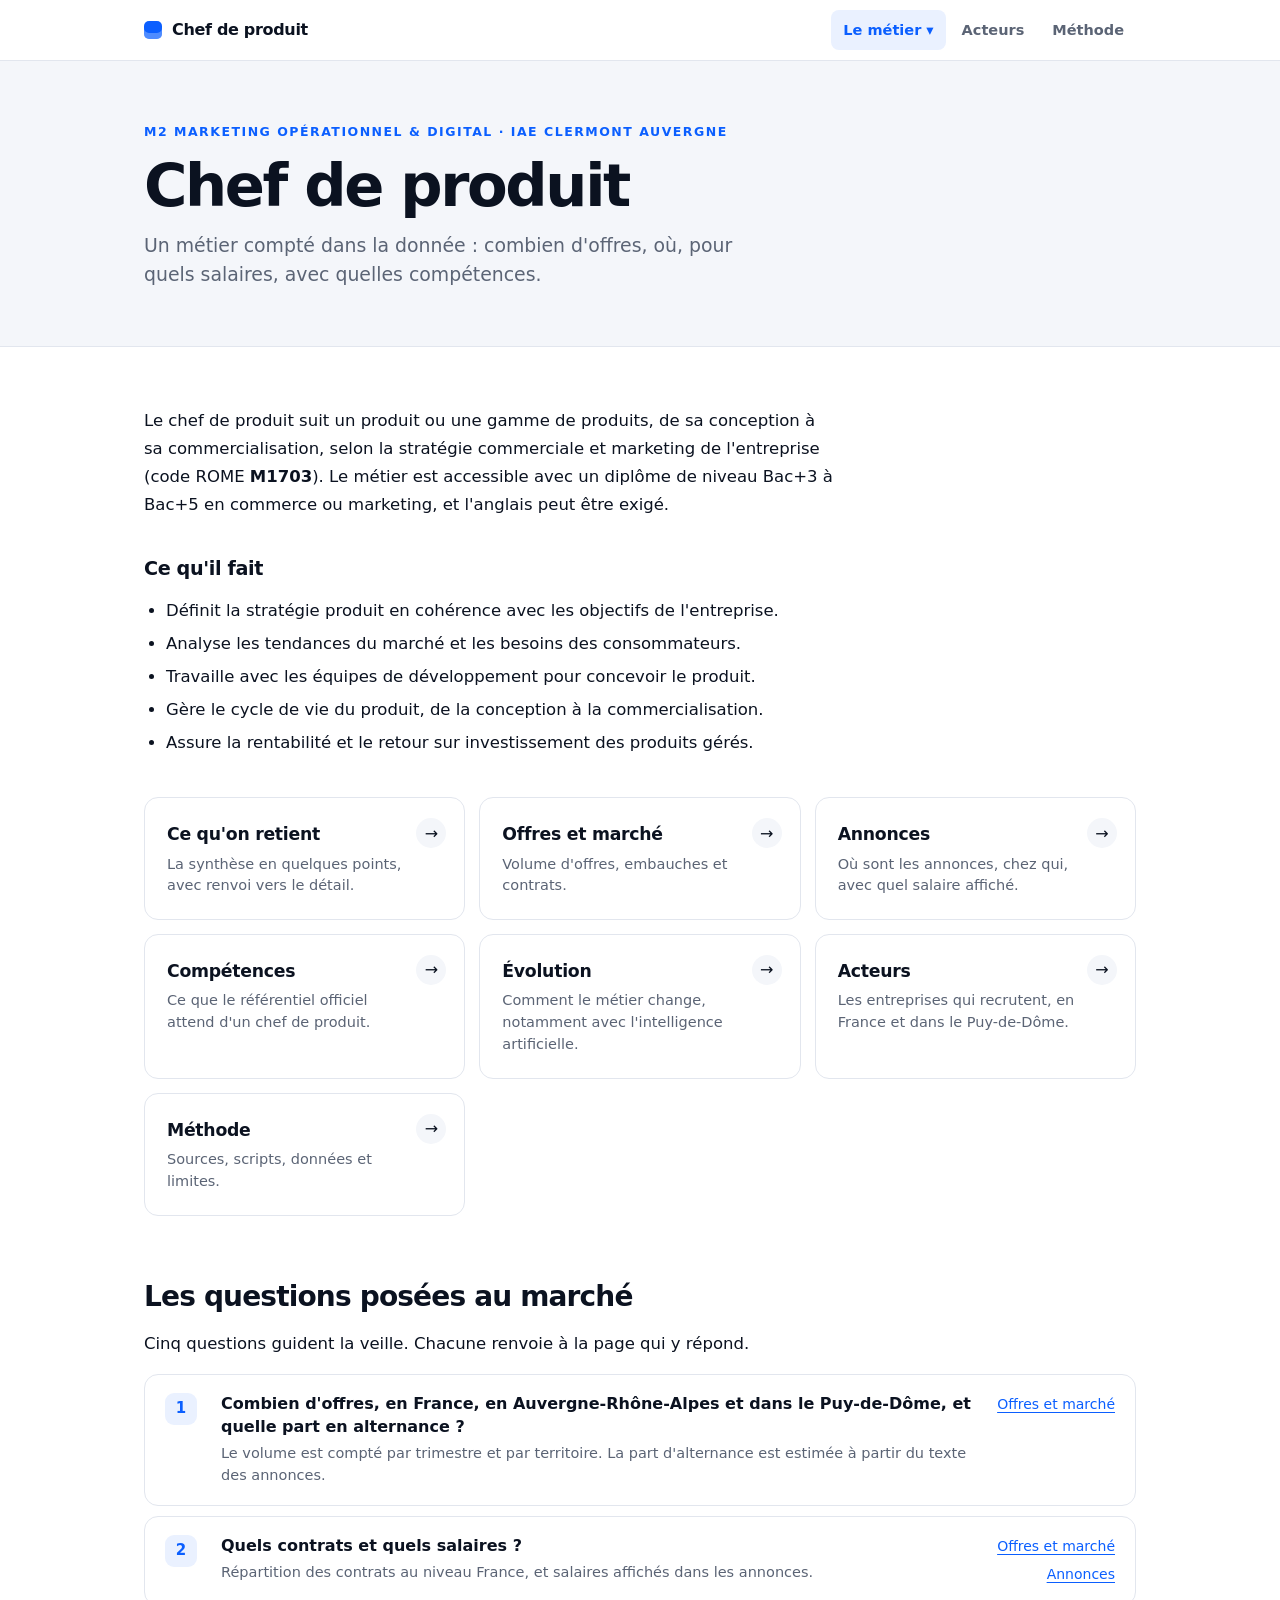
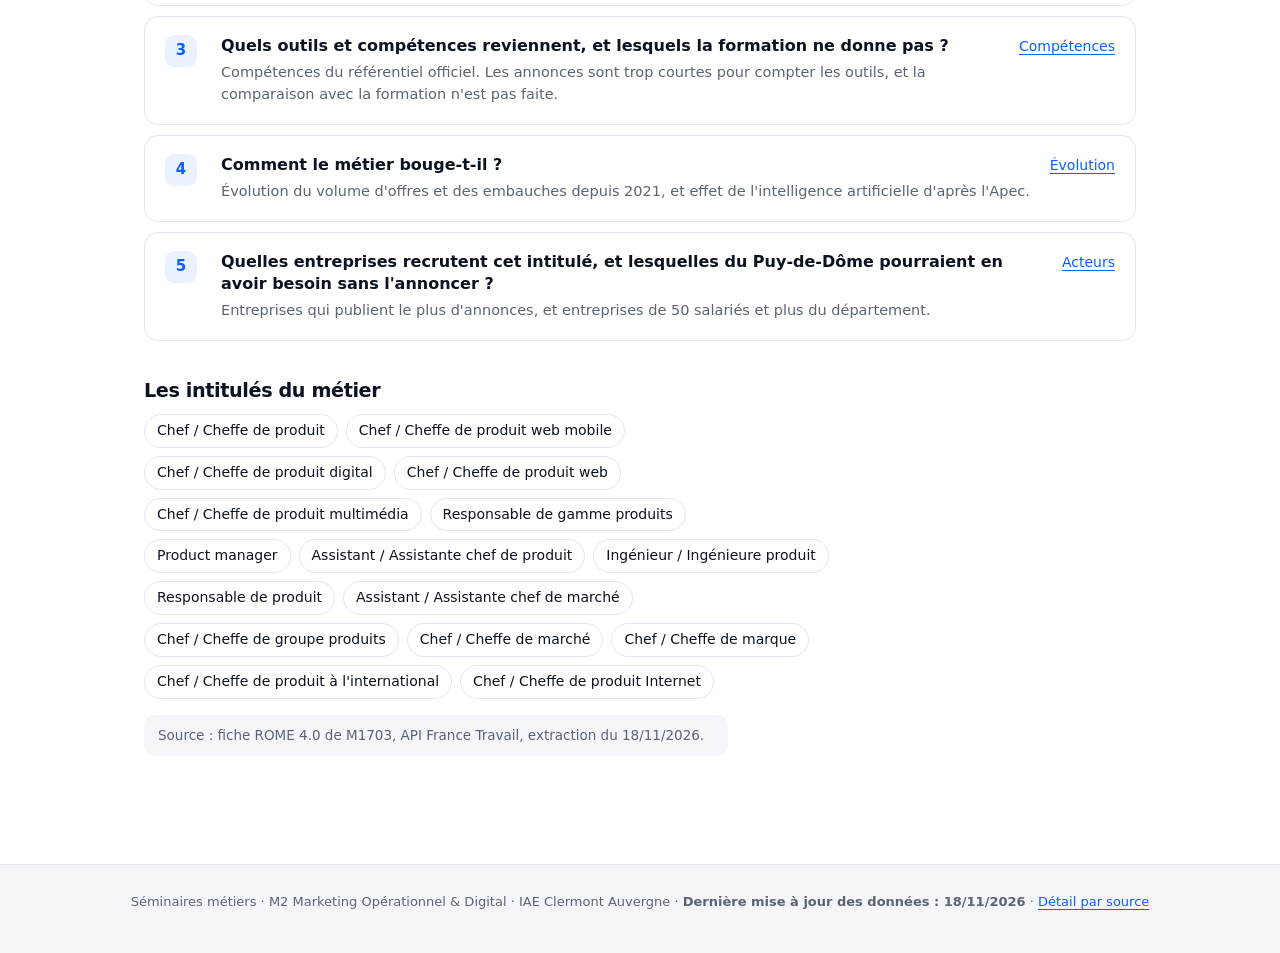
<file: index.html>
<!doctype html>
<html lang="fr">
<head>
<meta charset="utf-8">
<meta name="viewport" content="width=device-width, initial-scale=1">
<title>Chef de produit · veille métier</title>
<link rel="icon" href="data:image/svg+xml,%3Csvg xmlns='http://www.w3.org/2000/svg' viewBox='0 0 32 32'%3E%3Crect width='32' height='32' rx='7' fill='%230b5fff'/%3E%3C/svg%3E">
<link rel="stylesheet" href="style.css?v=202611182250">
</head>
<body>
<main class="accueil">
  <h1>Chef de produit</h1>
  <p class="chapeau">Un métier compté dans la donnée : combien d'offres, où, pour quels salaires, avec quelles compétences.</p>

  <div class="texte">
    <p>Le chef de produit suit un produit ou une gamme de produits, de sa conception à sa commercialisation, selon la stratégie commerciale et marketing de l'entreprise (code ROME <strong>M1703</strong>). Le métier est accessible avec un diplôme de niveau Bac+3 à Bac+5 en commerce ou marketing, et l'anglais peut être exigé.</p>

    <h2>Ce qu'il fait</h2>
    <ul class="liste">
      <li>Définit la stratégie produit en cohérence avec les objectifs de l'entreprise.</li>
      <li>Analyse les tendances du marché et les besoins des consommateurs.</li>
      <li>Travaille avec les équipes de développement pour concevoir le produit.</li>
      <li>Gère le cycle de vie du produit, de la conception à la commercialisation.</li>
      <li>Assure la rentabilité et le retour sur investissement des produits gérés.</li>
    </ul>
  </div>

  <div class="boutons">
    <a class="bouton" href="synthese.html"><strong>Ce qu'on retient</strong><span>La synthèse en quelques points, avec renvoi vers le détail.</span></a>
    <a class="bouton" href="offres.html"><strong>Offres et marché</strong><span>Volume d'offres, embauches et contrats.</span></a>
    <a class="bouton" href="annonces.html"><strong>Annonces</strong><span>Où sont les annonces, chez qui, avec quel salaire affiché.</span></a>
    <a class="bouton" href="competences.html"><strong>Compétences</strong><span>Ce que le référentiel officiel attend d'un chef de produit.</span></a>
    <a class="bouton" href="evolution.html"><strong>Évolution</strong><span>Comment le métier change, notamment avec l'intelligence artificielle.</span></a>
    <a class="bouton" href="acteurs.html"><strong>Acteurs</strong><span>Les entreprises qui recrutent, en France et dans le Puy-de-Dôme.</span></a>
    <a class="bouton" href="methode.html"><strong>Méthode</strong><span>Sources, scripts, données et limites.</span></a>
  </div>

  <section class="questions">
    <h2>Les questions posées au marché</h2>
    <p>Cinq questions guident la veille. Chacune renvoie à la page qui y répond.</p>
    <ol>
      <li>
        <div class="q-texte"><strong>Combien d'offres, en France, en Auvergne-Rhône-Alpes et dans le Puy-de-Dôme, et quelle part en alternance ?</strong>
        <span>Le volume est compté par trimestre et par territoire. La part d'alternance est estimée à partir du texte des annonces.</span></div>
        <div class="q-etat"><a href="offres.html">Offres et marché</a></div>
      </li>
      <li>
        <div class="q-texte"><strong>Quels contrats et quels salaires ?</strong>
        <span>Répartition des contrats au niveau France, et salaires affichés dans les annonces.</span></div>
        <div class="q-etat"><a href="offres.html">Offres et marché</a><a href="annonces.html">Annonces</a></div>
      </li>
      <li>
        <div class="q-texte"><strong>Quels outils et compétences reviennent, et lesquels la formation ne donne pas ?</strong>
        <span>Compétences du référentiel officiel. Les annonces sont trop courtes pour compter les outils, et la comparaison avec la formation n'est pas faite.</span></div>
        <div class="q-etat"><a href="competences.html">Compétences</a></div>
      </li>
      <li>
        <div class="q-texte"><strong>Comment le métier bouge-t-il ?</strong>
        <span>Évolution du volume d'offres et des embauches depuis 2021, et effet de l'intelligence artificielle d'après l'Apec.</span></div>
        <div class="q-etat"><a href="evolution.html">Évolution</a></div>
      </li>
      <li>
        <div class="q-texte"><strong>Quelles entreprises recrutent cet intitulé, et lesquelles du Puy-de-Dôme pourraient en avoir besoin sans l'annoncer ?</strong>
        <span>Entreprises qui publient le plus d'annonces, et entreprises de 50 salariés et plus du département.</span></div>
        <div class="q-etat"><a href="acteurs.html">Acteurs</a></div>
      </li>
    </ol>
  </section>

  <div class="texte">
    <h2>Les intitulés du métier</h2>
    <ul class="puces" id="appellations"></ul>
    <p class="source" style="margin-top:16px">Source : fiche ROME 4.0 de M1703, API France Travail, extraction du <span class="date"></span>.</p>
  </div>
</main>
<script src="donnees.js?v=202611182250"></script>
<script src="commun.js?v=202611182250"></script>
<script>
(function () {
  var D = window.DONNEES;
  document.querySelectorAll(".date").forEach(function (e) { e.textContent = D.extraction; });
  // Chaque intitulé ouvre sa fiche (intitule.html), l'appellation principale en premier.
  var liste = (D.intitules || []).slice().sort(function (a, b) { return (a.type === "PRINCIPALE" ? 0 : 1) - (b.type === "PRINCIPALE" ? 0 : 1); });
  document.getElementById("appellations").innerHTML = liste.map(function (a) {
    return '<li><a href="intitule.html?code=' + encodeURIComponent(a.code) + '">' + a.nom + "</a></li>"; }).join("");
})();
</script>
</body>
</html>
</file>
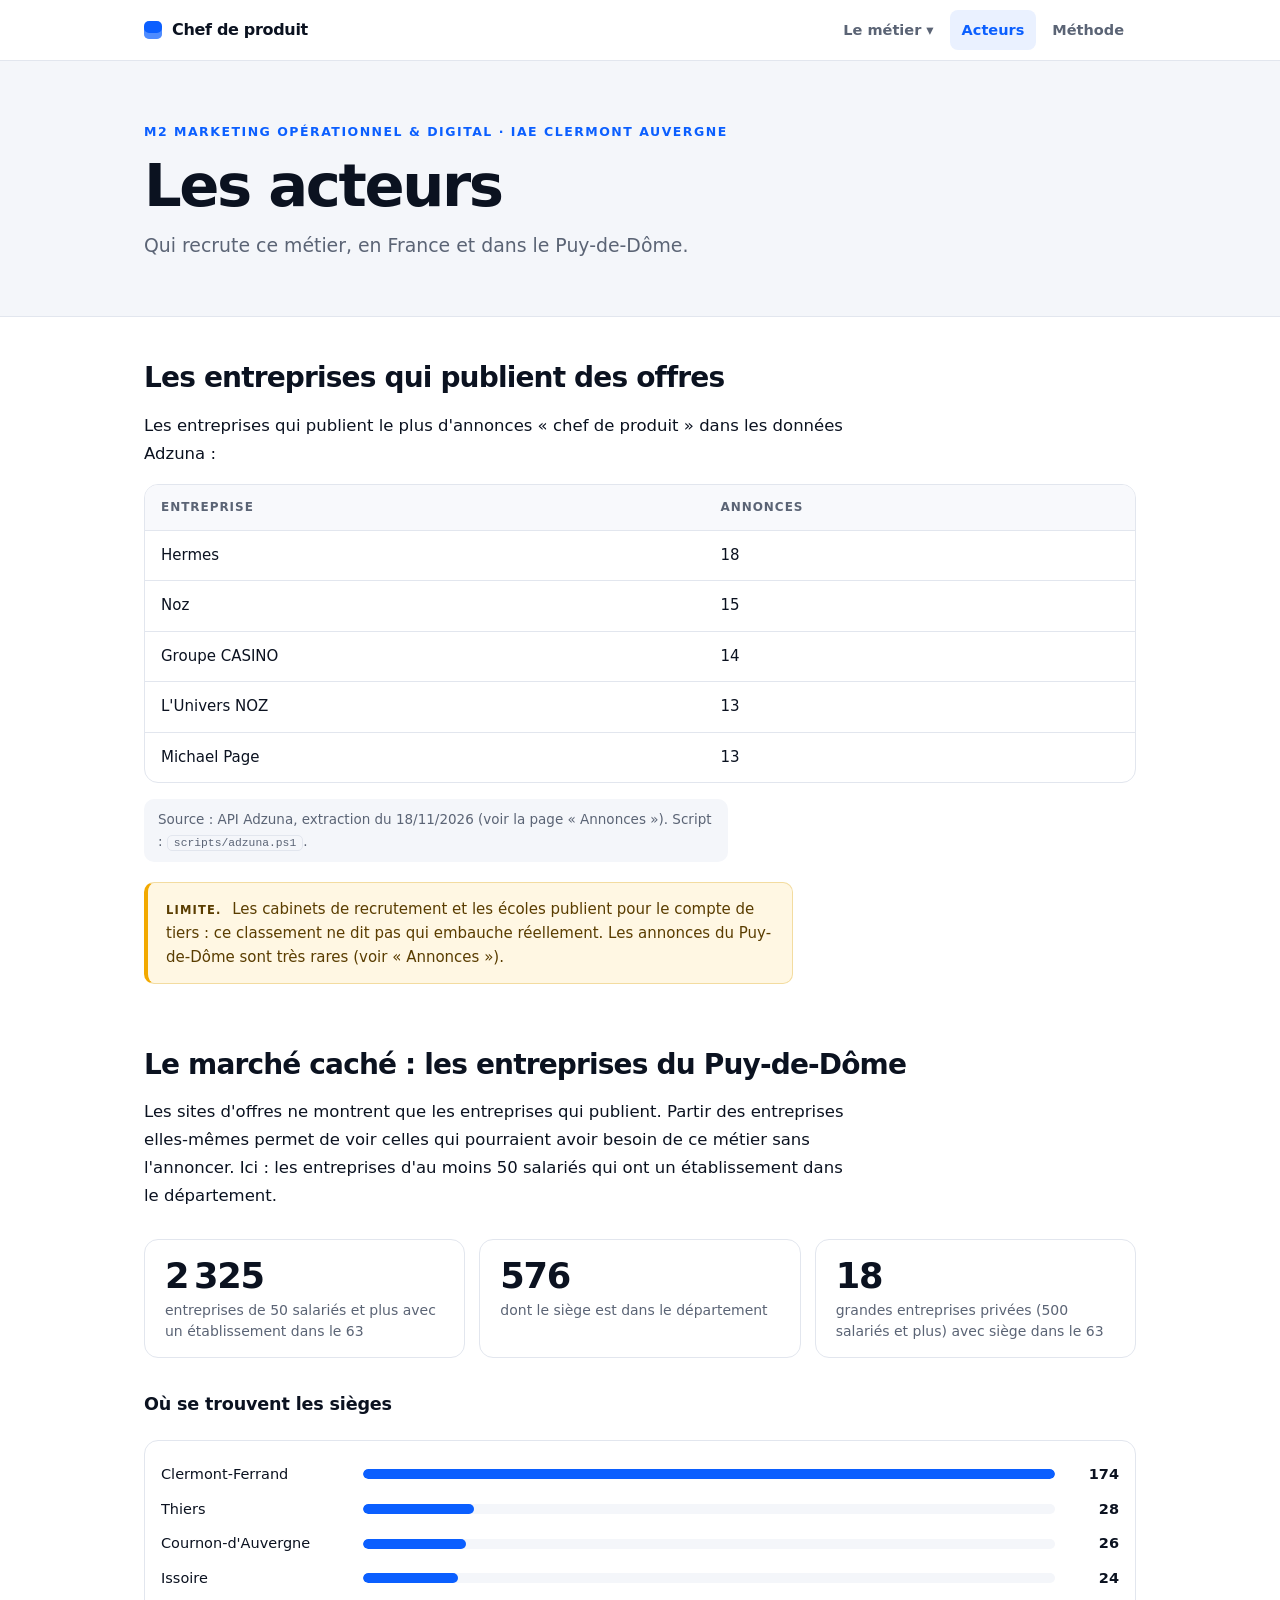
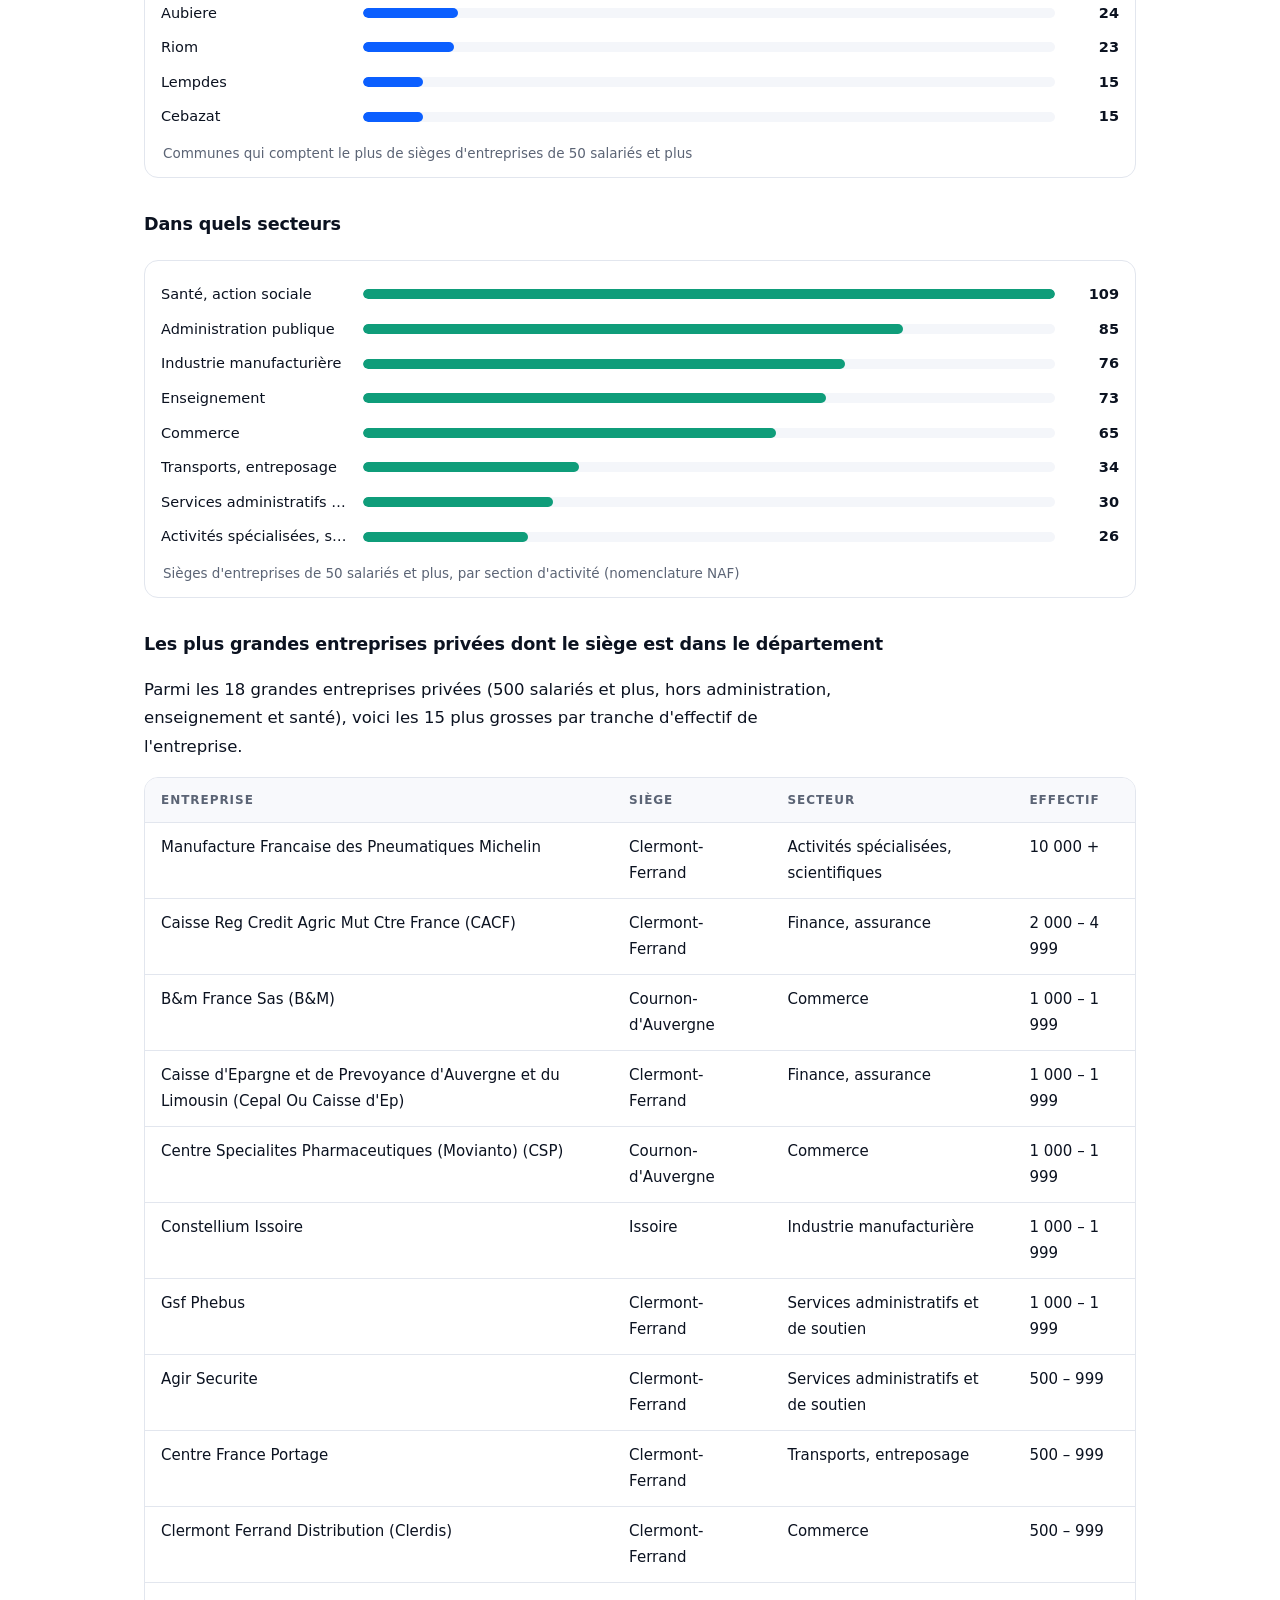
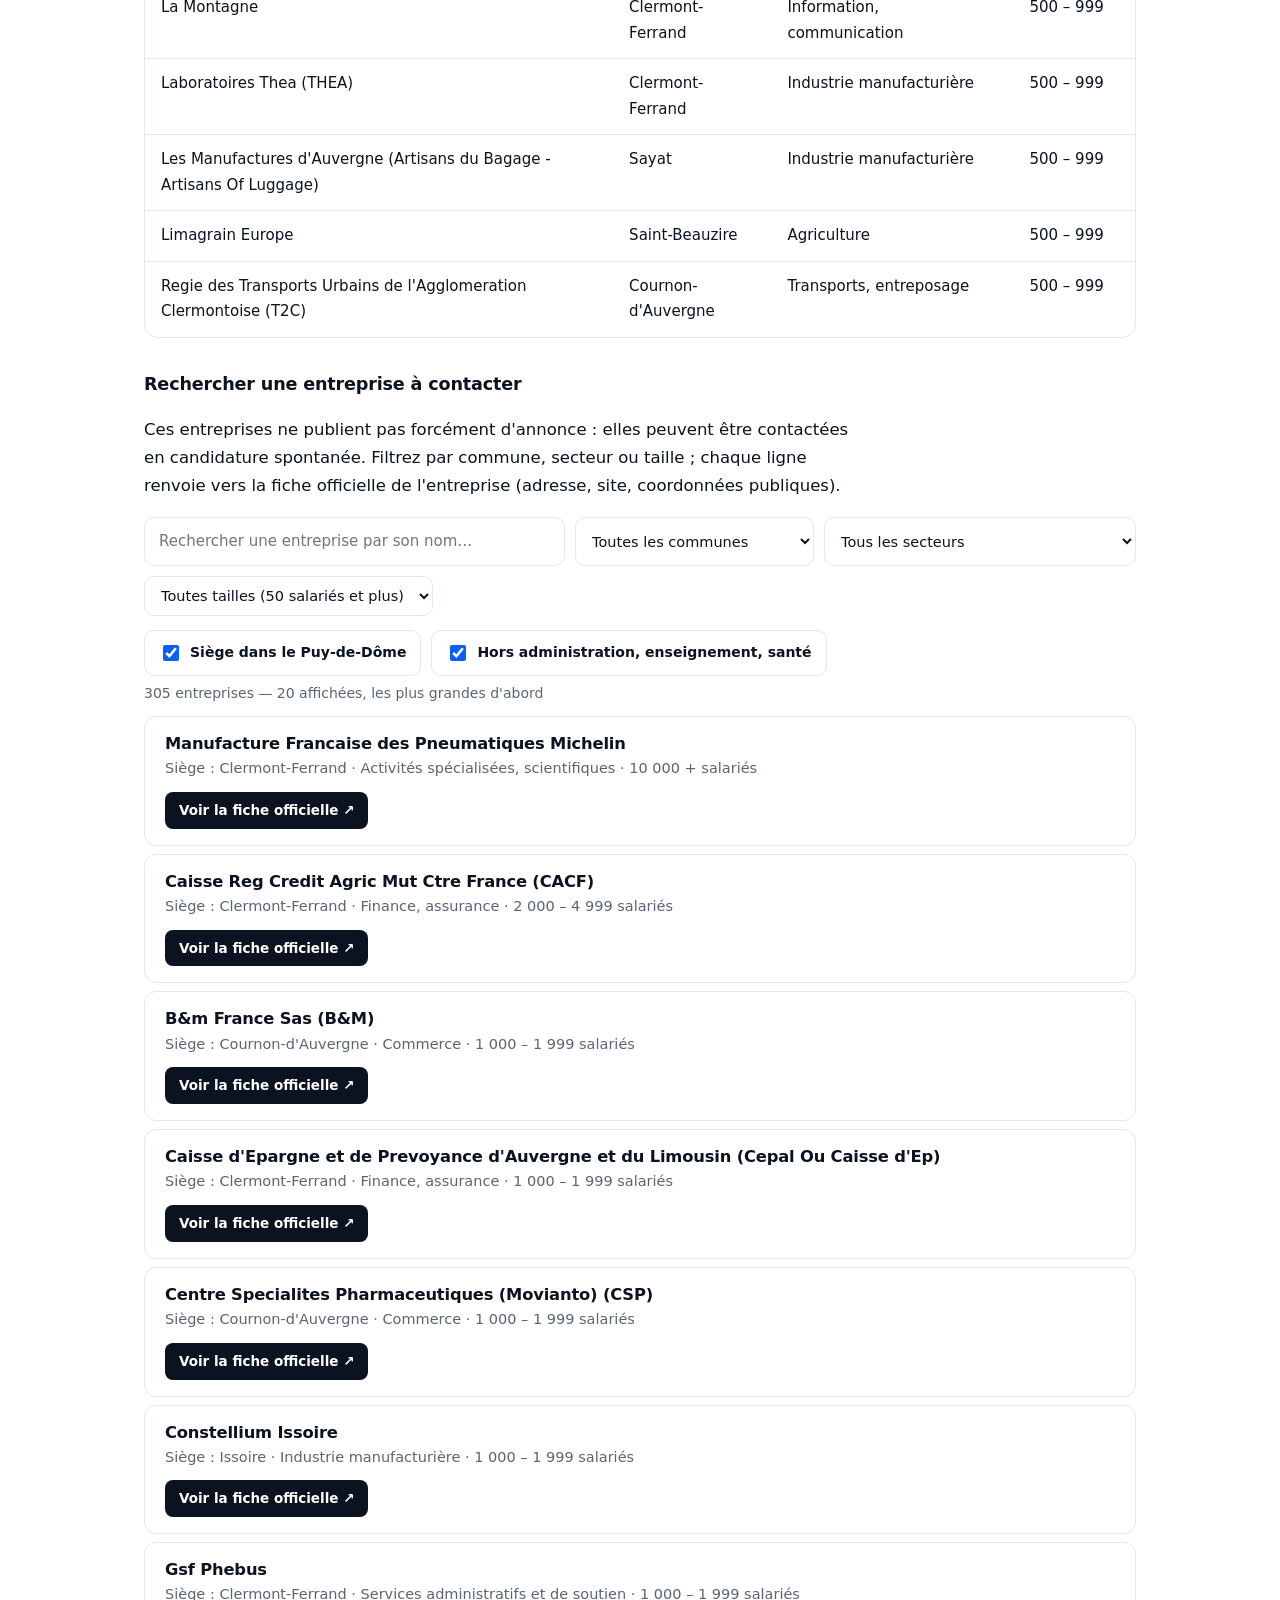
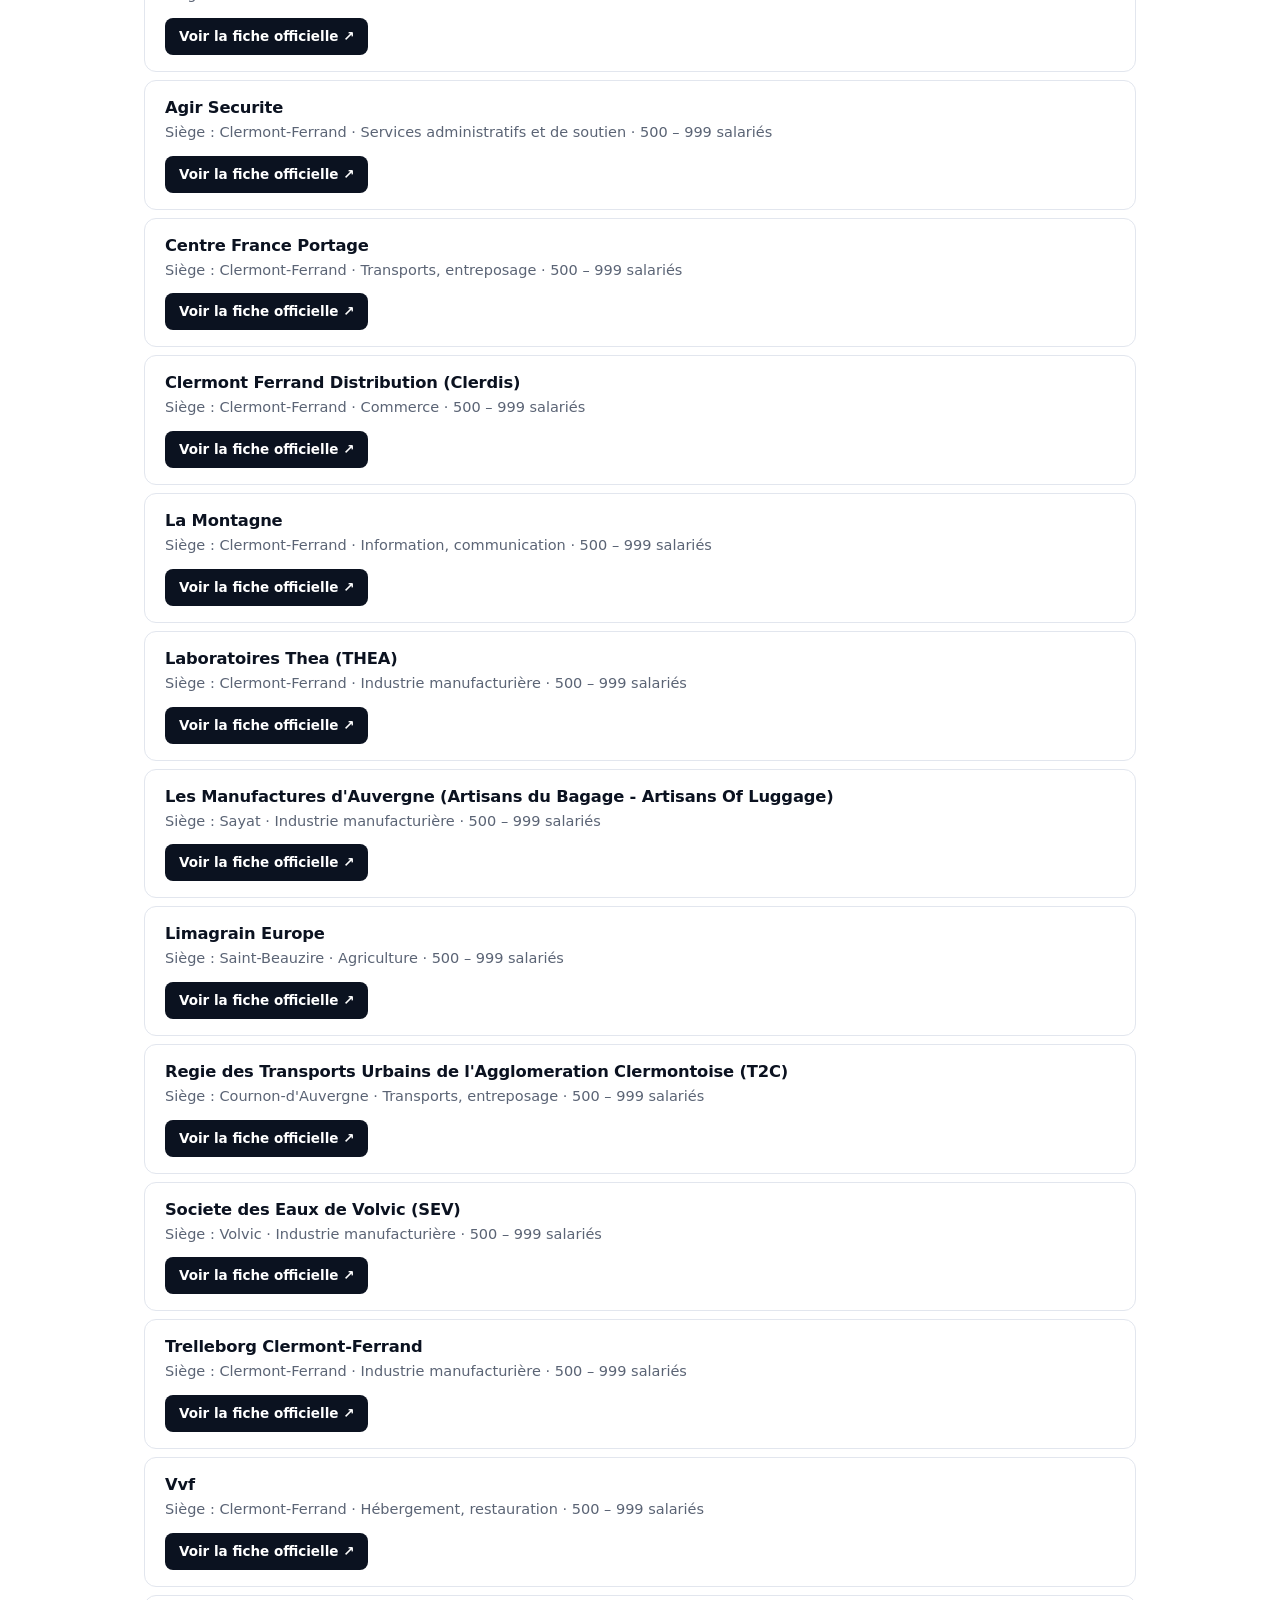
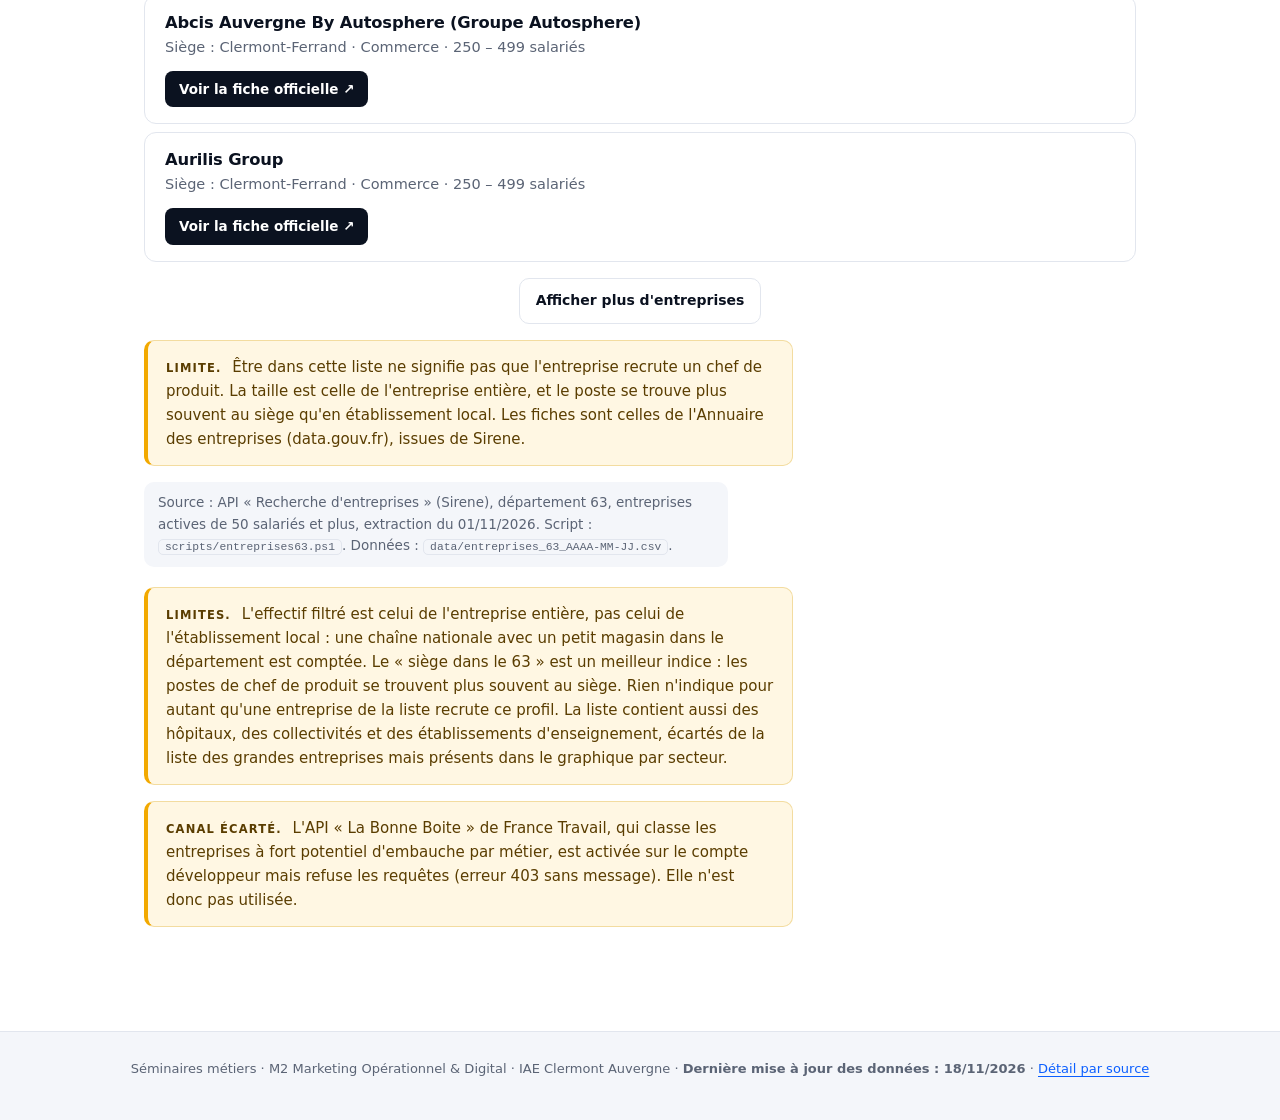
<file: acteurs.html>
<!doctype html>
<html lang="fr">
<head>
<meta charset="utf-8">
<meta name="viewport" content="width=device-width, initial-scale=1">
<title>Acteurs · chef de produit</title>
<link rel="icon" href="data:image/svg+xml,%3Csvg xmlns='http://www.w3.org/2000/svg' viewBox='0 0 32 32'%3E%3Crect width='32' height='32' rx='7' fill='%230b5fff'/%3E%3C/svg%3E">
<link rel="stylesheet" href="style.css?v=202611182250">
</head>
<body>
<main>
  <h1>Les acteurs</h1>
  <p class="chapeau">Qui recrute ce métier, en France et dans le Puy-de-Dôme.</p>

  <h2>Les entreprises qui publient des offres</h2>
  <p>Les entreprises qui publient le plus d'annonces « chef de produit » dans les données Adzuna :</p>
  <table id="t-entreprises"></table>
  <p class="source">Source : API Adzuna, extraction du <span class="date"></span> (voir la page « Annonces »). Script : <code>scripts/adzuna.ps1</code>.</p>
  <div class="limite"><strong>Limite.</strong> Les cabinets de recrutement et les écoles publient pour le compte de tiers : ce classement ne dit pas qui embauche réellement. Les annonces du Puy-de-Dôme sont très rares (voir « Annonces »).</div>

  <h2>Le marché caché : les entreprises du Puy-de-Dôme</h2>
  <p>Les sites d'offres ne montrent que les entreprises qui publient. Partir des entreprises elles-mêmes permet de voir celles qui pourraient avoir besoin de ce métier sans l'annoncer. Ici : les entreprises d'au moins 50 salariés qui ont un établissement dans le département.</p>
  <div class="cartes" id="cartes-ent"></div>
  <h3>Où se trouvent les sièges</h3>
  <figure><div id="b-communes"></div><figcaption>Communes qui comptent le plus de sièges d'entreprises de 50 salariés et plus</figcaption></figure>
  <h3>Dans quels secteurs</h3>
  <figure><div id="b-sections"></div><figcaption>Sièges d'entreprises de 50 salariés et plus, par section d'activité (nomenclature NAF)</figcaption></figure>
  <h3>Les plus grandes entreprises privées dont le siège est dans le département</h3>
  <p id="texte-grandes"></p>
  <table id="t-grandes"></table>

  <h3 id="repertoire">Rechercher une entreprise à contacter</h3>
  <p>Ces entreprises ne publient pas forcément d'annonce : elles peuvent être contactées en candidature spontanée. Filtrez par commune, secteur ou taille ; chaque ligne renvoie vers la fiche officielle de l'entreprise (adresse, site, coordonnées publiques).</p>
  <div class="recherche">
    <input id="e-q" type="search" placeholder="Rechercher une entreprise par son nom…" aria-label="Rechercher une entreprise">
    <select id="e-commune" aria-label="Commune"><option value="">Toutes les communes</option></select>
    <select id="e-secteur" aria-label="Secteur d'activité"><option value="">Tous les secteurs</option></select>
    <select id="e-taille" aria-label="Taille de l'entreprise">
      <option value="0">Toutes tailles (50 salariés et plus)</option>
      <option value="3">200 salariés et plus</option>
      <option value="5">500 salariés et plus</option>
      <option value="7">2 000 salariés et plus</option>
    </select>
  </div>
  <div class="recherche">
    <label class="filtre-alt"><input type="checkbox" id="e-siege" checked> Siège dans le Puy-de-Dôme</label>
    <label class="filtre-alt"><input type="checkbox" id="e-prive" checked> Hors administration, enseignement, santé</label>
  </div>
  <p class="discret-liste" id="e-compte" aria-live="polite"></p>
  <ul class="annonces" id="e-liste"></ul>
  <button id="e-plus" type="button" class="bouton-plus">Afficher plus d'entreprises</button>
  <div class="limite"><strong>Limite.</strong> Être dans cette liste ne signifie pas que l'entreprise recrute un chef de produit. La taille est celle de l'entreprise entière, et le poste se trouve plus souvent au siège qu'en établissement local. Les fiches sont celles de l'Annuaire des entreprises (data.gouv.fr), issues de Sirene.</div>
  <p class="source">Source : API « Recherche d'entreprises » (Sirene), département 63, entreprises actives de 50 salariés et plus, extraction du <span class="date-ent"></span>. Script : <code>scripts/entreprises63.ps1</code>. Données : <code>data/entreprises_63_AAAA-MM-JJ.csv</code>.</p>
  <div class="limite"><strong>Limites.</strong> L'effectif filtré est celui de l'entreprise entière, pas celui de l'établissement local : une chaîne nationale avec un petit magasin dans le département est comptée. Le « siège dans le 63 » est un meilleur indice : les postes de chef de produit se trouvent plus souvent au siège. Rien n'indique pour autant qu'une entreprise de la liste recrute ce profil. La liste contient aussi des hôpitaux, des collectivités et des établissements d'enseignement, écartés de la liste des grandes entreprises mais présents dans le graphique par secteur.</div>
  <div class="limite"><strong>Canal écarté.</strong> L'API « La Bonne Boite » de France Travail, qui classe les entreprises à fort potentiel d'embauche par métier, est activée sur le compte développeur mais refuse les requêtes (erreur 403 sans message). Elle n'est donc pas utilisée.</div>
</main>
<script src="donnees.js?v=202611182250"></script>
<script src="entreprises_liste.js?v=202611182250"></script>
<script src="commun.js?v=202611182250"></script>
<script>
(function () {
  var A = window.DONNEES.annonces;
  document.querySelectorAll(".date").forEach(function (e) { e.textContent = A.extraction; });
  document.getElementById("t-entreprises").innerHTML = "<tr><th>Entreprise</th><th>Annonces</th></tr>" +
    A.entreprises.slice(0, 5).map(function (e) { return "<tr><td>" + e.nom + "</td><td>" + e.nombre + "</td></tr>"; }).join("");

  var E = window.DONNEES.entreprises63;
  document.querySelectorAll(".date-ent").forEach(function (e) { e.textContent = E.extraction; });
  var carte = function (v, l) { return '<div class="carte"><div class="valeur">' + v + '</div><div class="legende">' + l + "</div></div>"; };
  document.getElementById("cartes-ent").innerHTML =
    carte(fmt(E.total), "entreprises de 50 salariés et plus avec un établissement dans le 63") +
    carte(fmt(E.siege_63), "dont le siège est dans le département") +
    carte(fmt(E.nb_grandes), "grandes entreprises privées (500 salariés et plus) avec siège dans le 63");
  var casse = casseNom;
  barres("b-communes", E.communes.map(function (c) { return { nom: casse(c.nom), nombre: c.nombre }; }), "var(--serie1)");
  var sections = { A: "Agriculture", B: "Industries extractives", C: "Industrie manufacturière", D: "Énergie", E: "Eau, déchets", F: "Construction", G: "Commerce", H: "Transports, entreposage", I: "Hébergement, restauration", J: "Information, communication", K: "Finance, assurance", L: "Immobilier", M: "Activités spécialisées, scientifiques", N: "Services administratifs et de soutien", O: "Administration publique", P: "Enseignement", Q: "Santé, action sociale", R: "Arts, spectacles", S: "Autres services" };
  barres("b-sections", E.sections.map(function (s) { return { nom: sections[s.code] || s.code, nombre: s.nombre }; }), "var(--serie3)");
  var tranches = { "53": "10 000 +", "52": "5 000 – 9 999", "51": "2 000 – 4 999", "42": "1 000 – 1 999", "41": "500 – 999" };
  document.getElementById("texte-grandes").textContent = "Parmi les " + fmt(E.nb_grandes) + " grandes entreprises privées (500 salariés et plus, hors administration, enseignement et santé), voici les " + E.grandes.length + " plus grosses par tranche d'effectif de l'entreprise.";
  document.getElementById("t-grandes").innerHTML = "<tr><th>Entreprise</th><th>Siège</th><th>Secteur</th><th>Effectif</th></tr>" +
    E.grandes.map(function (g) { return "<tr><td>" + casse(g.nom) + "</td><td>" + casse(g.commune) + "</td><td>" + (sections[g.section] || g.section) + "</td><td>" + (tranches[g.tranche] || g.tranche) + "</td></tr>"; }).join("");
})();
</script>
<script>
// Répertoire des entreprises du Puy-de-Dôme : filtres combinables, liste paginée, lien vers la fiche officielle.
(function () {
  var LISTE = window.LISTE_ENTREPRISES || [], PAS = 20, affiche = PAS;
  var SECTIONS = { A: "Agriculture", B: "Industries extractives", C: "Industrie manufacturière", D: "Énergie", E: "Eau, déchets", F: "Construction", G: "Commerce", H: "Transports, entreposage", I: "Hébergement, restauration", J: "Information, communication", K: "Finance, assurance", L: "Immobilier", M: "Activités spécialisées, scientifiques", N: "Services administratifs et de soutien", O: "Administration publique", P: "Enseignement", Q: "Santé, action sociale", R: "Arts, spectacles", S: "Autres services" };
  var TRANCHES = { "21": "50 – 99 salariés", "22": "100 – 199", "31": "200 – 249", "32": "250 – 499", "41": "500 – 999", "42": "1 000 – 1 999", "51": "2 000 – 4 999", "52": "5 000 – 9 999", "53": "10 000 +" };
  var RANG = { "21": 1, "22": 2, "31": 3, "32": 4, "41": 5, "42": 6, "51": 7, "52": 8, "53": 9 };
  var casse = casseNom;
  var esc = function (s) { return String(s == null ? "" : s).replace(/[&<>"']/g, function (c) { return { "&": "&amp;", "<": "&lt;", ">": "&gt;", '"': "&quot;", "'": "&#39;" }[c]; }); };
  var communesDe = function (e) { var l = e.communes ? e.communes.split(" / ") : []; if (e.siege && l.indexOf(e.siege) === -1) l.push(e.siege); return l; };

  // Options des menus : communes les plus représentées, secteurs présents.
  var compte = {}, secteurs = {};
  LISTE.forEach(function (e) { communesDe(e).forEach(function (c) { compte[c] = (compte[c] || 0) + 1; }); secteurs[e.section] = true; });
  var communes = Object.keys(compte).sort(function (a, b) { return compte[b] - compte[a] || (a < b ? -1 : 1); }).slice(0, 40);
  document.getElementById("e-commune").insertAdjacentHTML("beforeend", communes.map(function (c) { return '<option value="' + esc(c) + '">' + esc(casse(c)) + " (" + compte[c] + ")</option>"; }).join(""));
  document.getElementById("e-secteur").insertAdjacentHTML("beforeend", Object.keys(secteurs).filter(function (k) { return SECTIONS[k]; }).sort(function (a, b) { return SECTIONS[a] < SECTIONS[b] ? -1 : 1; })
    .map(function (k) { return '<option value="' + k + '">' + esc(SECTIONS[k]) + "</option>"; }).join(""));

  var dessiner = function () {
    var q = document.getElementById("e-q").value.trim().toLowerCase(), commune = document.getElementById("e-commune").value, secteur = document.getElementById("e-secteur").value;
    var taille = parseInt(document.getElementById("e-taille").value, 10), siege = document.getElementById("e-siege").checked, prive = document.getElementById("e-prive").checked;
    var trouvees = LISTE.filter(function (e) {
      return (!siege || e.s63 === 1) && (!prive || (["O", "P", "Q"].indexOf(e.section) === -1 && !/ASSOCIATION|HOSPITAL/i.test(e.nom))) && (!secteur || e.section === secteur) &&
        (!taille || (RANG[e.tranche] || 0) >= taille) && (!commune || communesDe(e).indexOf(commune) !== -1) && (!q || String(e.nom).toLowerCase().indexOf(q) !== -1);
    }).sort(function (a, b) { return (RANG[b.tranche] || 0) - (RANG[a.tranche] || 0) || (a.nom < b.nom ? -1 : 1); });
    document.getElementById("e-compte").textContent = fmt(trouvees.length) + " entreprise" + (trouvees.length > 1 ? "s" : "") + (trouvees.length > affiche ? " — " + affiche + " affichées, les plus grandes d'abord" : "");
    document.getElementById("e-liste").innerHTML = trouvees.slice(0, affiche).map(function (e) {
      var meta = [e.s63 ? "Siège : " + casse(e.siege) : "Siège : " + casse(e.siege) + " (établissement dans le 63)", SECTIONS[e.section], TRANCHES[e.tranche] ? TRANCHES[e.tranche] + (RANG[e.tranche] > 1 ? " salariés" : "") : ""].filter(Boolean).map(esc).join(" · ");
      return '<li class="annonce"><div class="a-tete"><strong>' + esc(casse(e.nom)) + "</strong></div><div class=\"a-meta\">" + meta + "</div>" +
        '<a class="a-lien" href="https://annuaire-entreprises.data.gouv.fr/entreprise/' + encodeURIComponent(e.siren) + '" target="_blank" rel="noopener noreferrer">Voir la fiche officielle ↗</a></li>';
    }).join("") || "<li class='annonce'>Aucune entreprise ne correspond.</li>";
    document.getElementById("e-plus").style.display = trouvees.length > affiche ? "" : "none";
  };
  ["e-q"].forEach(function (id) { document.getElementById(id).addEventListener("input", function () { affiche = PAS; dessiner(); }); });
  ["e-commune", "e-secteur", "e-taille", "e-siege", "e-prive"].forEach(function (id) { document.getElementById(id).addEventListener("change", function () { affiche = PAS; dessiner(); }); });
  document.getElementById("e-plus").addEventListener("click", function () { affiche += PAS; dessiner(); });
  dessiner();
})();
</script>
</body>
</html>
</file>
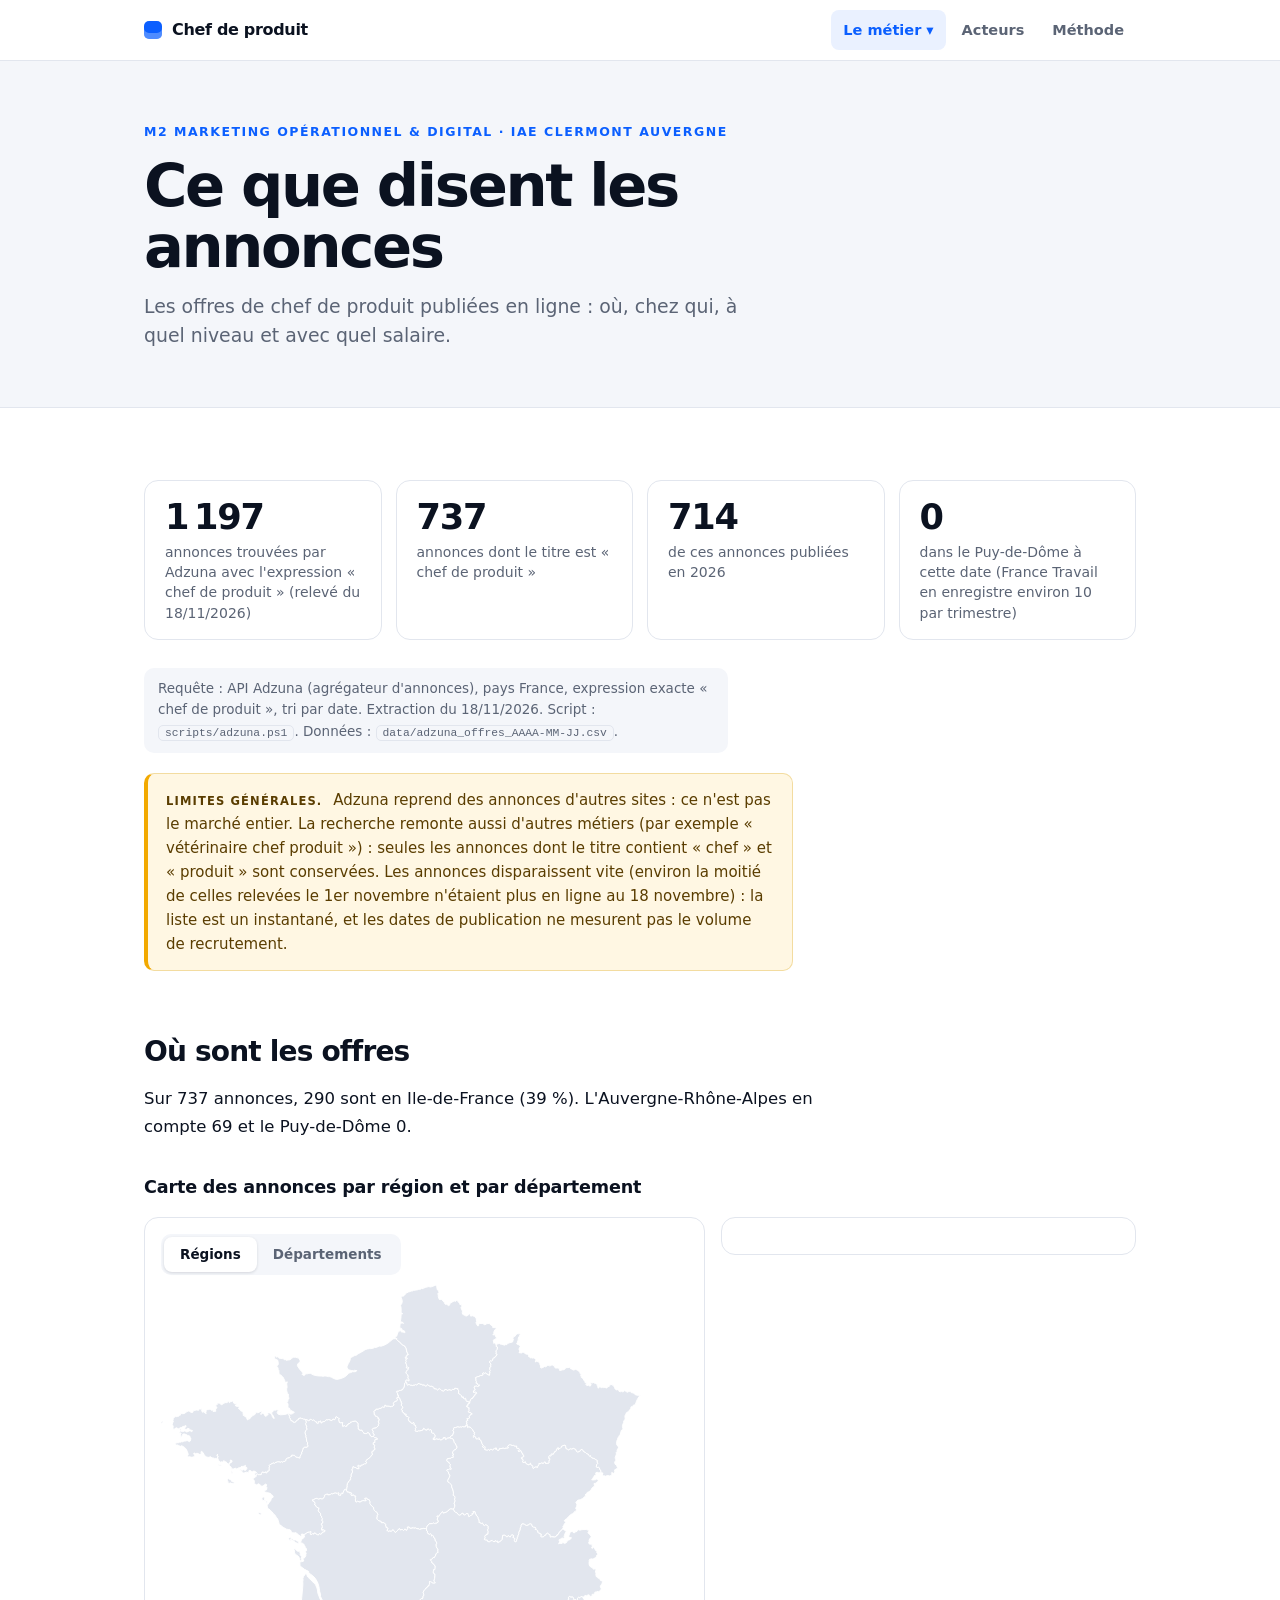
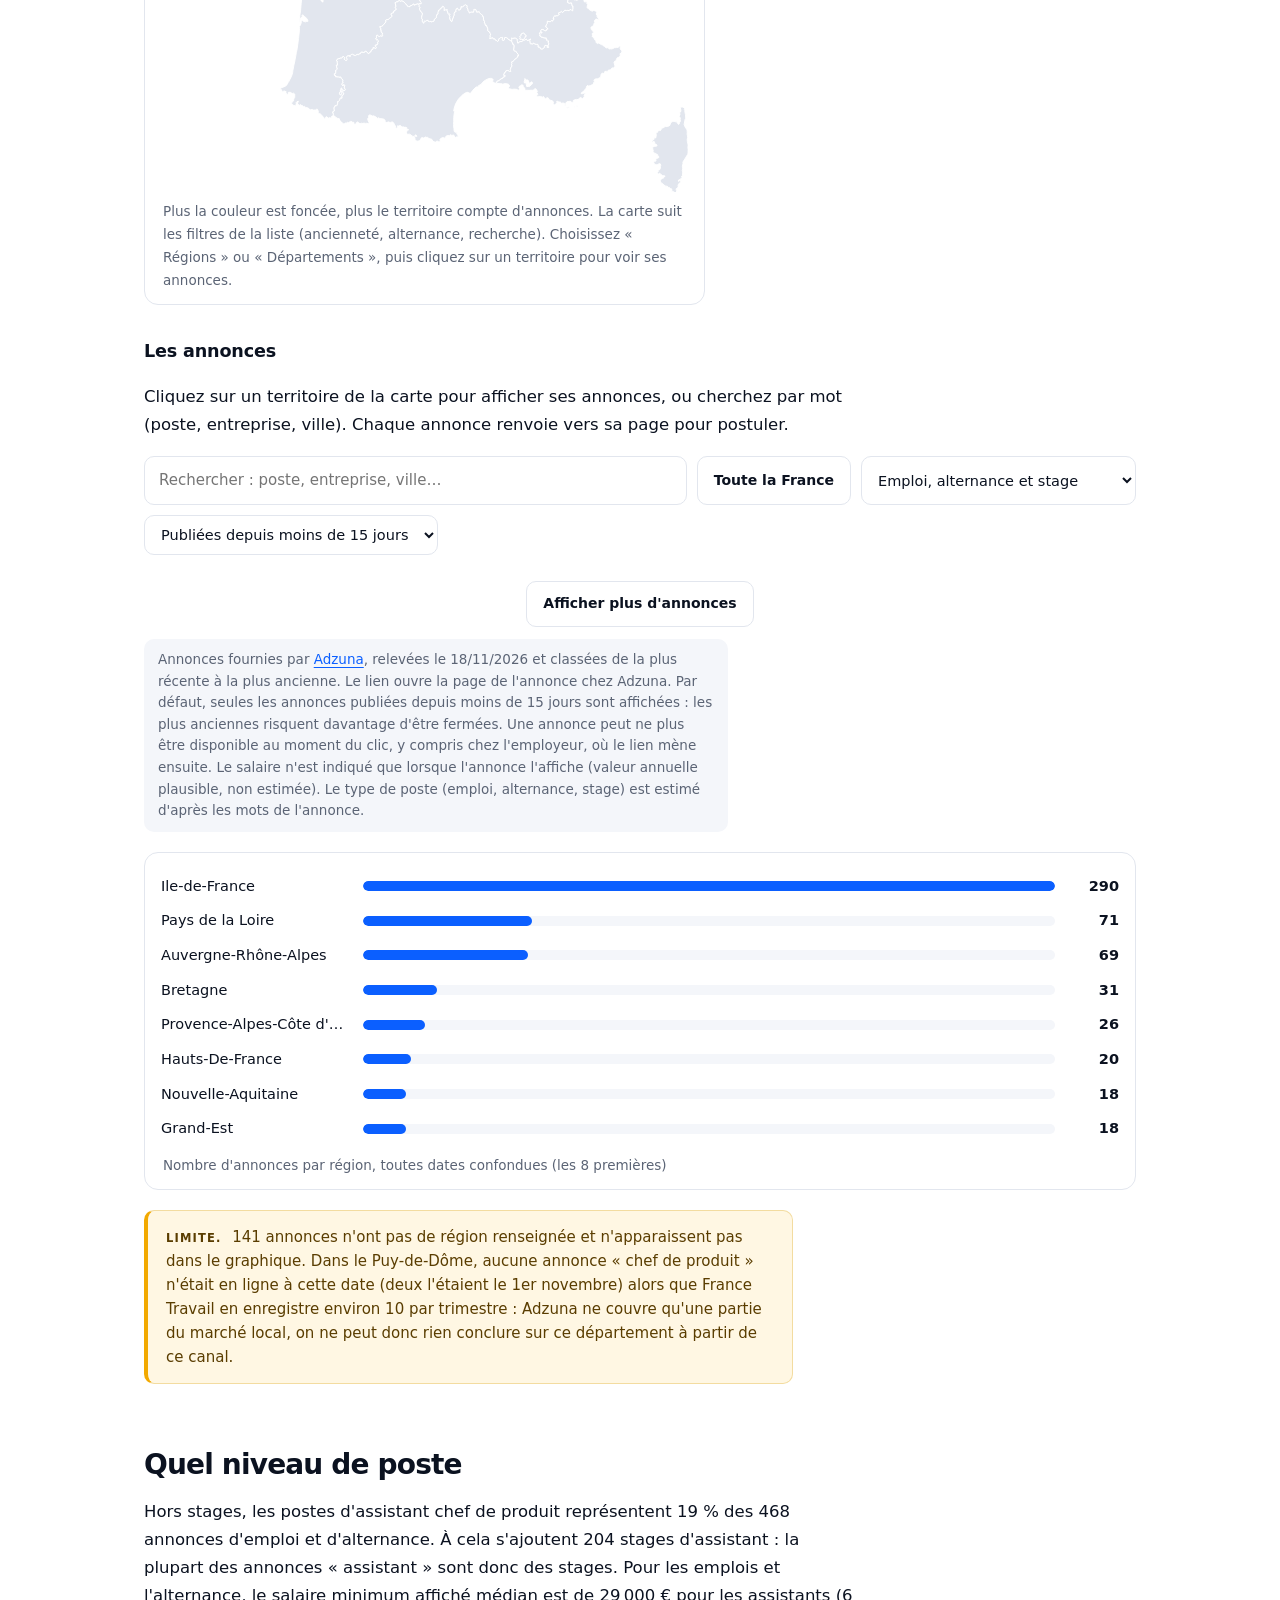
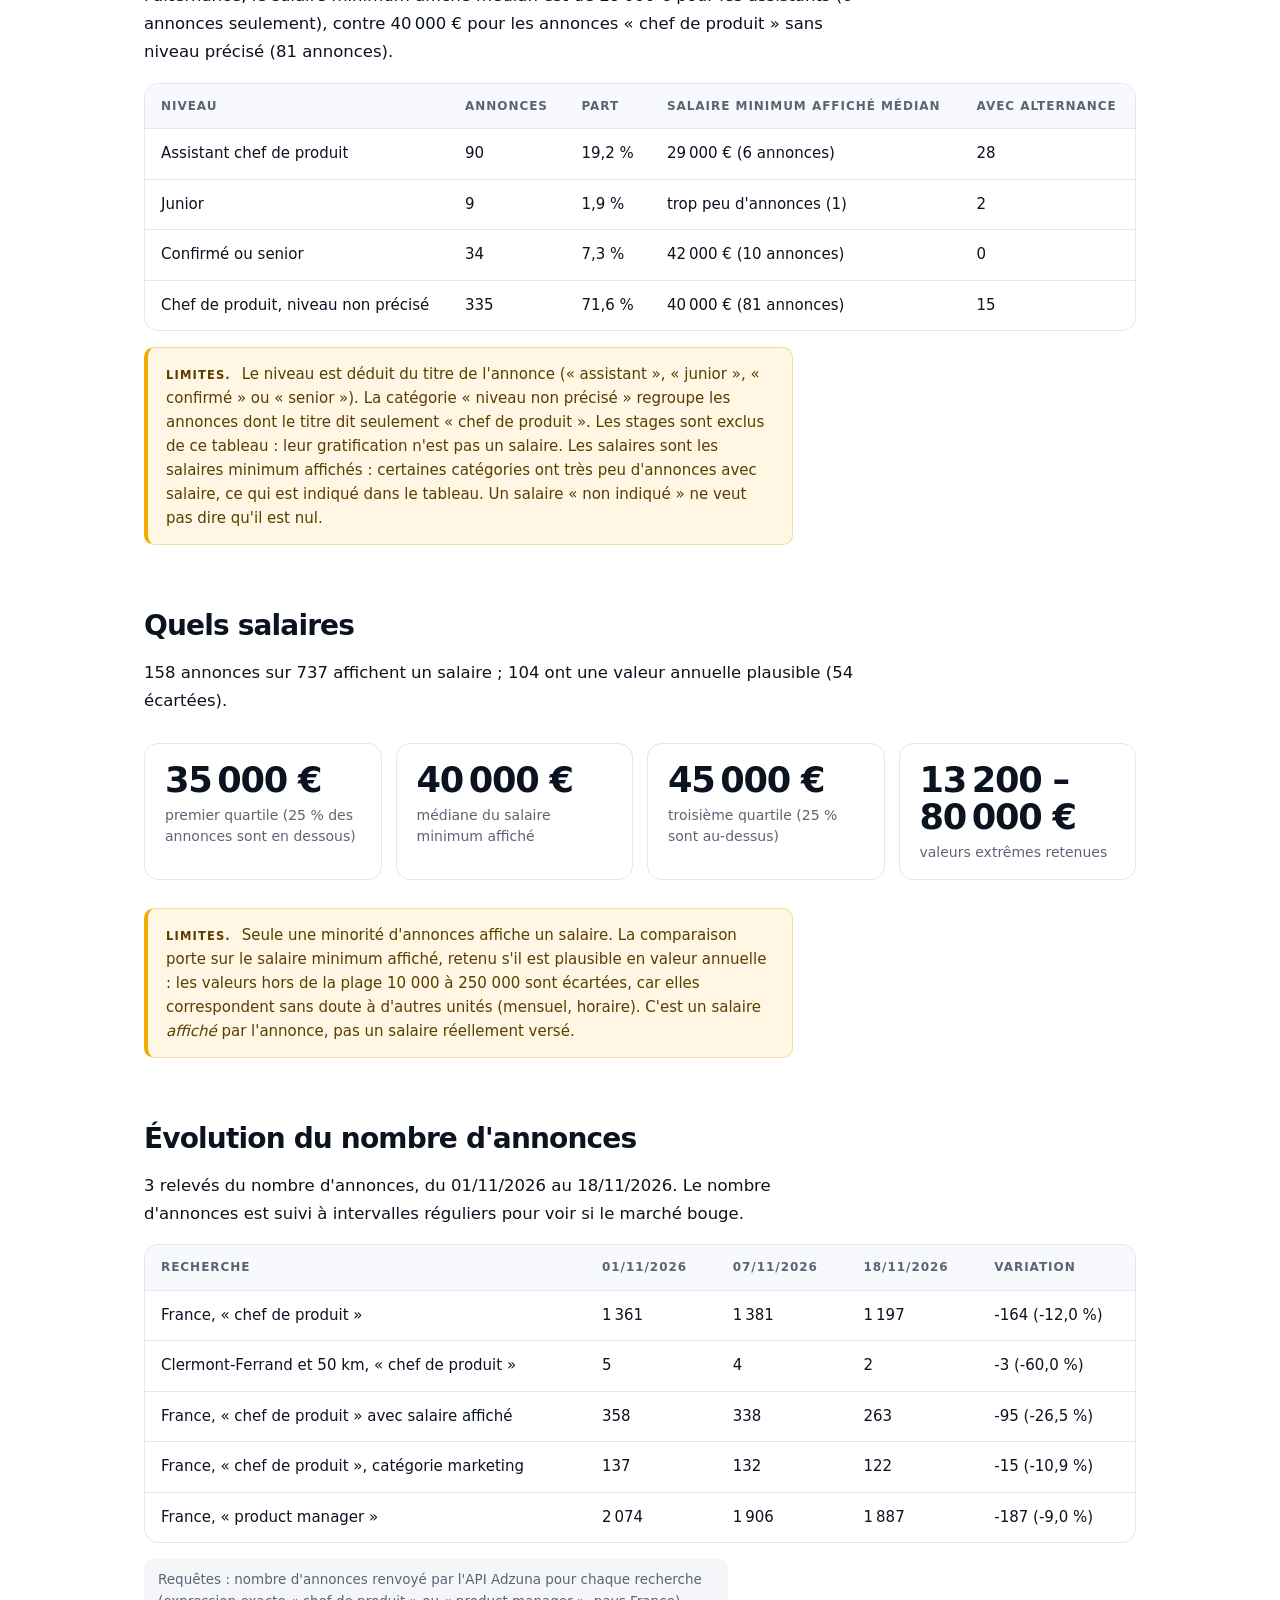
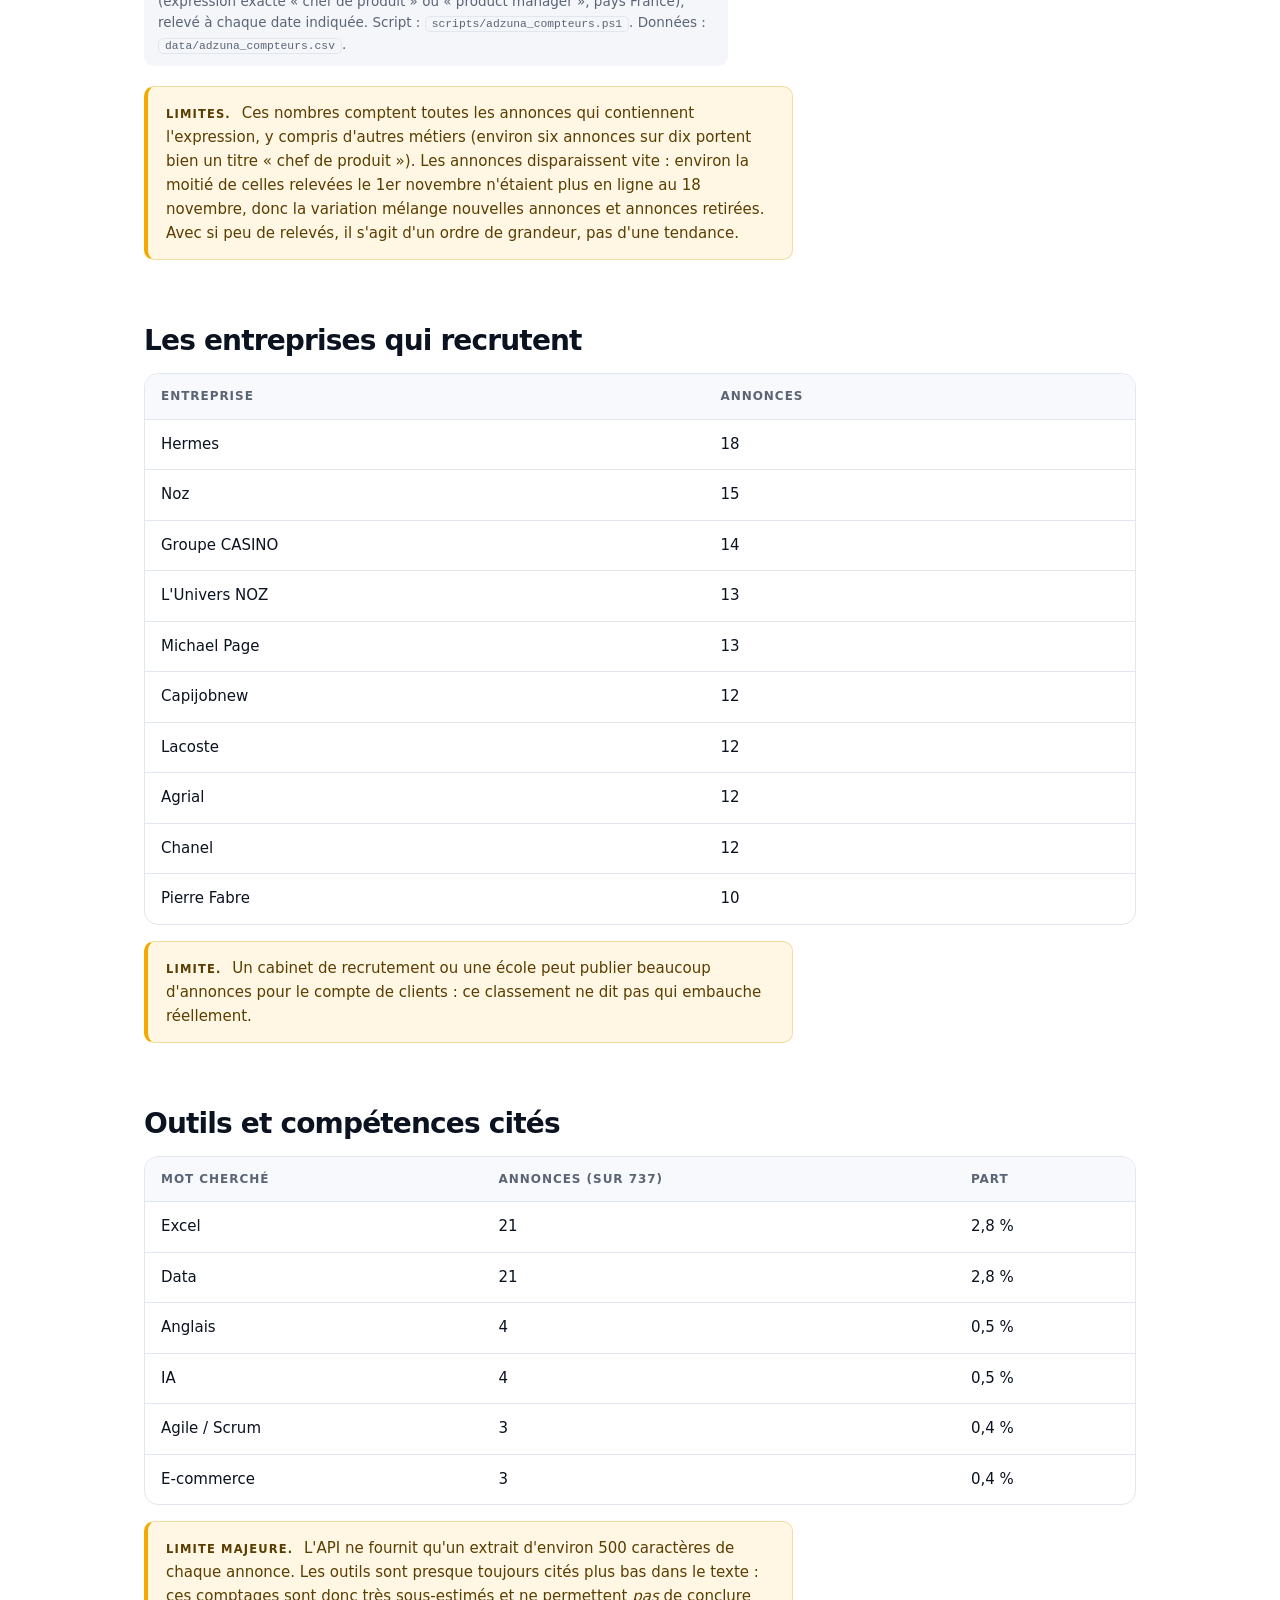
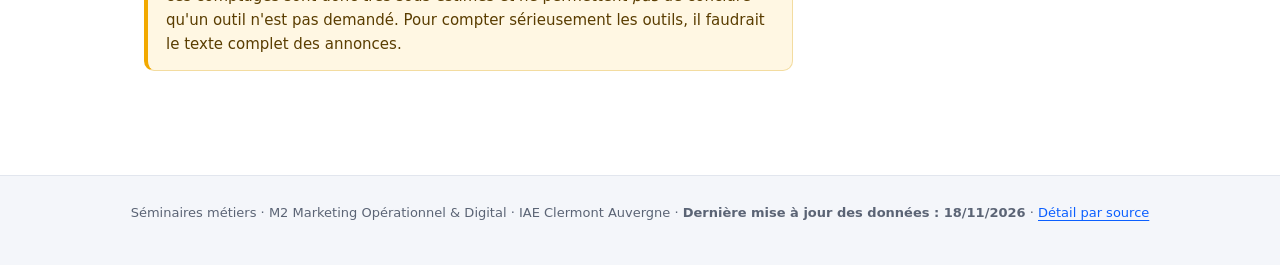
<file: annonces.html>
<!doctype html>
<html lang="fr">
<head>
<meta charset="utf-8">
<meta name="viewport" content="width=device-width, initial-scale=1">
<title>Annonces · chef de produit</title>
<link rel="icon" href="data:image/svg+xml,%3Csvg xmlns='http://www.w3.org/2000/svg' viewBox='0 0 32 32'%3E%3Crect width='32' height='32' rx='7' fill='%230b5fff'/%3E%3C/svg%3E">
<link rel="stylesheet" href="style.css?v=202611182250">
</head>
<body>
<main>
  <h1>Ce que disent les annonces</h1>
  <p class="chapeau">Les offres de chef de produit publiées en ligne : où, chez qui, à quel niveau et avec quel salaire.</p>

  <div class="cartes" id="cartes"></div>
  <p class="source">Requête : API Adzuna (agrégateur d'annonces), pays France, expression exacte « chef de produit », tri par date. Extraction du <span class="date"></span>. Script : <code>scripts/adzuna.ps1</code>. Données : <code>data/adzuna_offres_AAAA-MM-JJ.csv</code>.</p>
  <div class="limite"><strong>Limites générales.</strong> Adzuna reprend des annonces d'autres sites : ce n'est pas le marché entier. La recherche remonte aussi d'autres métiers (par exemple « vétérinaire chef produit ») : seules les annonces dont le titre contient « chef » et « produit » sont conservées. Les annonces disparaissent vite (environ la moitié de celles relevées le 1er novembre n'étaient plus en ligne au 18 novembre) : la liste est un instantané, et les dates de publication ne mesurent pas le volume de recrutement.</div>

  <h2>Où sont les offres</h2>
  <p id="texte-geo"></p>
  <h3>Carte des annonces par région et par département</h3>
  <div class="carte-zone">
    <figure class="carte-france"><div id="carte-france"></div><figcaption>Plus la couleur est foncée, plus le territoire compte d'annonces. La carte suit les filtres de la liste (ancienneté, alternance, recherche). Choisissez « Régions » ou « Départements », puis cliquez sur un territoire pour voir ses annonces.</figcaption></figure>
    <aside class="carte-detail" id="carte-detail" aria-live="polite"></aside>
  </div>
  <h3 id="liste">Les annonces</h3>
  <p>Cliquez sur un territoire de la carte pour afficher ses annonces, ou cherchez par mot (poste, entreprise, ville). Chaque annonce renvoie vers sa page pour postuler.</p>
  <div class="recherche">
    <input id="q" type="search" placeholder="Rechercher : poste, entreprise, ville…" aria-label="Rechercher dans les annonces">
    <button id="toutes" type="button">Toute la France</button>
    <select id="genre" aria-label="Type de poste">
      <option value="">Emploi, alternance et stage</option>
      <option value="emploi">Emploi (CDI, CDD…) seulement</option>
      <option value="alternance">Alternance seulement</option>
      <option value="stage">Stage seulement</option>
    </select>
    <select id="age" aria-label="Ancienneté de l'annonce">
      <option value="7">Publiées depuis moins de 7 jours</option>
      <option value="15" selected>Publiées depuis moins de 15 jours</option>
      <option value="30">Publiées depuis moins de 30 jours</option>
      <option value="0">Toutes les dates</option>
    </select>
  </div>
  <p class="discret-liste" id="compte-liste" aria-live="polite"></p>
  <ul class="annonces" id="liste-annonces"></ul>
  <button id="plus" type="button" class="bouton-plus">Afficher plus d'annonces</button>
  <p class="source">Annonces fournies par <a href="https://www.adzuna.fr" rel="noopener noreferrer">Adzuna</a>, relevées le <span class="date"></span> et classées de la plus récente à la plus ancienne. Le lien ouvre la page de l'annonce chez Adzuna. Par défaut, seules les annonces publiées depuis moins de 15 jours sont affichées : les plus anciennes risquent davantage d'être fermées. Une annonce peut ne plus être disponible au moment du clic, y compris chez l'employeur, où le lien mène ensuite. Le salaire n'est indiqué que lorsque l'annonce l'affiche (valeur annuelle plausible, non estimée). Le type de poste (emploi, alternance, stage) est estimé d'après les mots de l'annonce.</p>

  <figure><div id="b-regions"></div><figcaption>Nombre d'annonces par région, toutes dates confondues (les 8 premières)</figcaption></figure>
  <div class="limite" id="limite-geo"></div>

  <h2>Quel niveau de poste</h2>
  <p id="texte-niveaux"></p>
  <table id="t-niveaux"></table>
  <div class="limite"><strong>Limites.</strong> Le niveau est déduit du titre de l'annonce (« assistant », « junior », « confirmé » ou « senior »). La catégorie « niveau non précisé » regroupe les annonces dont le titre dit seulement « chef de produit ». Les stages sont exclus de ce tableau : leur gratification n'est pas un salaire. Les salaires sont les salaires minimum affichés : certaines catégories ont très peu d'annonces avec salaire, ce qui est indiqué dans le tableau. Un salaire « non indiqué » ne veut pas dire qu'il est nul.</div>

  <h2>Quels salaires</h2>
  <p id="texte-sal"></p>
  <div class="cartes" id="cartes-sal"></div>
  <div class="limite"><strong>Limites.</strong> Seule une minorité d'annonces affiche un salaire. La comparaison porte sur le salaire minimum affiché, retenu s'il est plausible en valeur annuelle : les valeurs hors de la plage 10 000 à 250 000 sont écartées, car elles correspondent sans doute à d'autres unités (mensuel, horaire). C'est un salaire <em>affiché</em> par l'annonce, pas un salaire réellement versé.</div>

  <h2>Évolution du nombre d'annonces</h2>
  <p id="texte-evolution"></p>
  <table id="t-evolution"></table>
  <p class="source">Requêtes : nombre d'annonces renvoyé par l'API Adzuna pour chaque recherche (expression exacte « chef de produit » ou « product manager », pays France), relevé à chaque date indiquée. Script : <code>scripts/adzuna_compteurs.ps1</code>. Données : <code>data/adzuna_compteurs.csv</code>.</p>
  <div class="limite"><strong>Limites.</strong> Ces nombres comptent toutes les annonces qui contiennent l'expression, y compris d'autres métiers (environ six annonces sur dix portent bien un titre « chef de produit »). Les annonces disparaissent vite : environ la moitié de celles relevées le 1er novembre n'étaient plus en ligne au 18 novembre, donc la variation mélange nouvelles annonces et annonces retirées. Avec si peu de relevés, il s'agit d'un ordre de grandeur, pas d'une tendance.</div>

  <h2>Les entreprises qui recrutent</h2>
  <table id="t-entreprises"></table>
  <div class="limite"><strong>Limite.</strong> Un cabinet de recrutement ou une école peut publier beaucoup d'annonces pour le compte de clients : ce classement ne dit pas qui embauche réellement.</div>

  <h2>Outils et compétences cités</h2>
  <table id="t-outils"></table>
  <div class="limite"><strong>Limite majeure.</strong> L'API ne fournit qu'un extrait d'environ 500 caractères de chaque annonce. Les outils sont presque toujours cités plus bas dans le texte : ces comptages sont donc très sous-estimés et ne permettent <em>pas</em> de conclure qu'un outil n'est pas demandé. Pour compter sérieusement les outils, il faudrait le texte complet des annonces.</div>
</main>
<script src="donnees.js?v=202611182250"></script>
<script src="carte_regions.js?v=202611182250"></script>
<script src="carte_departements.js?v=202611182250"></script>
<script src="carte.js?v=202611182250"></script>
<script src="annonces_liste.js?v=202611182250"></script>
<script src="commun.js?v=202611182250"></script>
<script>
(function () {
  var D = window.DONNEES, A = D.annonces;
  document.querySelectorAll(".date").forEach(function (e) { e.textContent = A.extraction; });
  var carte = function (v, l) { return '<div class="carte"><div class="valeur">' + v + '</div><div class="legende">' + l + "</div></div>"; };
  var annee2026 = (A.annees.filter(function (a) { return a.annee === "2026"; })[0] || {}).nombre || 0;
  document.getElementById("cartes").innerHTML =
    carte(fmt(A.total_api), "annonces trouvées par Adzuna avec l'expression « chef de produit » (relevé du " + jourFr(D.maj.annonces) + ")") +
    carte(fmt(A.retenues), "annonces dont le titre est « chef de produit »") +
    carte(fmt(annee2026), "de ces annonces publiées en 2026") +
    carte(fmt(A.puy_de_dome), "dans le Puy-de-Dôme à cette date (France Travail en enregistre environ " + fmt((serie(D.offres, "PUY-DE-DOME").slice(-1)[0] || {}).y) + " par trimestre)");

  document.getElementById("texte-geo").textContent =
    "Sur " + fmt(A.retenues) + " annonces, " + fmt(A.regions[0].nombre) + " sont en " + A.regions[0].nom + " (" + Math.round(A.regions[0].nombre / A.retenues * 100) +
    " %). L'Auvergne-Rhône-Alpes en compte " + fmt(A.auvergne_rhone_alpes) + " et le Puy-de-Dôme " + fmt(A.puy_de_dome) + ".";
  barres("b-regions", A.regions, "var(--serie1)");
  // Liste des annonces : filtrée par la région choisie sur la carte et par le mot recherché.
  var LISTE = window.LISTE_ANNONCES || [], PAS = 20, zone = null, affiche = PAS;   // zone : { champ: "region" | "departement", cle, nom }
  var esc = function (s) { return String(s == null ? "" : s).replace(/[&<>"']/g, function (c) { return { "&": "&amp;", "<": "&lt;", ">": "&gt;", '"': "&quot;", "'": "&#39;" }[c]; }); };
  var jour = function (iso) { var p = String(iso || "").split("-"); return p.length === 3 ? p[2] + "/" + p[1] + "/" + p[0] : ""; };
  var contrats = { permanent: "Permanent", contract: "Contrat" };
  var salaire = function (a) {
    if (a.salaire_min == null) return "";
    return a.salaire_max != null && a.salaire_max > a.salaire_min ? fmt(a.salaire_min) + " – " + fmt(a.salaire_max) + " €" : "dès " + fmt(a.salaire_min) + " €";
  };
  // Ancienneté d'une annonce, comptée à partir d'aujourd'hui (une annonce ancienne risque davantage d'être fermée côté employeur).
  var ageDe = function (iso) { var p = String(iso || "").split("-"); return Math.max(0, Math.floor((Date.now() - new Date(+p[0], +p[1] - 1, +p[2]).getTime()) / 86400000)); };
  var ilYa = function (iso) { var n = ageDe(iso); return n === 0 ? "aujourd'hui" : n === 1 ? "hier" : "il y a " + n + " jours"; };
  // Filtres communs à la liste et à la carte : ancienneté, alternance, mot recherché.
  var filtres = function () { return { q: document.getElementById("q").value.trim().toLowerCase(), genre: document.getElementById("genre").value, ageMax: parseInt(document.getElementById("age").value, 10) }; };
  var passe = function (a, f) {
    return (!f.genre || a.genre === f.genre) && (!f.ageMax || ageDe(a.date) <= f.ageMax) && (!f.q || (a.titre + " " + a.entreprise + " " + a.lieu).toLowerCase().indexOf(f.q) !== -1);
  };
  // Données de la carte recalculées à partir de la liste filtrée : [par région, par département].
  var donneesCarte = function () {
    var f = filtres(), gardees = LISTE.filter(function (a) { return passe(a, f); });
    return ["region", "departement"].map(function (champ) {
      var groupes = {};
      gardees.forEach(function (a) { if (a[champ]) (groupes[a[champ]] = groupes[a[champ]] || []).push(a); });
      return Object.keys(groupes).map(function (nom) {
        var ent = {}; groupes[nom].forEach(function (a) { if (a.entreprise) ent[a.entreprise] = (ent[a.entreprise] || 0) + 1; });
        return { region: nom, nombre: groupes[nom].length, entreprises: Object.keys(ent).map(function (n) { return { nom: n, nombre: ent[n] }; }).sort(function (x, y) { return y.nombre - x.nombre; }).slice(0, 5) };
      });
    });
  };
  var cartoFrance = null;
  var majCarte = function () { if (cartoFrance) cartoFrance.maj(donneesCarte()); };
  var dessiner = function () {
    var f = filtres(), q = f.q, genre = f.genre, ageMax = f.ageMax;
    var trouvees = LISTE.filter(function (a) { return (!zone || normRegion(a[zone.champ]) === zone.cle) && passe(a, f); });
    document.getElementById("compte-liste").textContent = fmt(trouvees.length) + " annonce" + (trouvees.length > 1 ? "s" : "") +
      (genre ? { emploi: " en emploi", alternance: " en alternance", stage: " en stage" }[genre] : "") + (ageMax ? " publiées depuis moins de " + ageMax + " jours" : "") + (zone ? (zone.champ === "departement" ? " dans le département : " : " en ") + zone.nom : " (toute la France)") + (q ? " pour « " + q + " »" : "") + (trouvees.length > affiche ? " — " + affiche + " affichées" : "");
    document.getElementById("liste-annonces").innerHTML = trouvees.slice(0, affiche).map(function (a) {
      var meta = [{ stage: "Stage", alternance: "Alternance" }[a.genre], a.entreprise, a.lieu, contrats[a.contrat], a.genre === "stage" ? "" : salaire(a)].filter(Boolean).map(esc).join(" · ");
      var lien = /^https:\/\//.test(a.url) ? '<a class="a-lien" href="' + esc(a.url) + '" target="_blank" rel="noopener noreferrer nofollow">Voir l\'annonce et postuler ↗</a>' : "";
      return '<li class="annonce"><div class="a-tete"><strong>' + esc(a.titre) + '</strong><span class="a-date">' + jour(a.date) + " · " + ilYa(a.date) + "</span></div>" +
        '<div class="a-meta">' + meta + "</div>" + lien + "</li>";
    }).join("") || "<li class='annonce'>Aucune annonce ne correspond.</li>";
    document.getElementById("plus").style.display = trouvees.length > affiche ? "" : "none";
  };
  // Un changement de filtre met à jour la liste ET la carte.
  var filtreChange = function () { affiche = PAS; majCarte(); dessiner(); };
  document.getElementById("q").addEventListener("input", filtreChange);
  document.getElementById("genre").addEventListener("change", filtreChange);
  document.getElementById("age").addEventListener("change", filtreChange);
  document.getElementById("toutes").addEventListener("click", function () {
    zone = null; affiche = PAS;
    if (cartoFrance) cartoFrance.deselectionner();
    dessiner();
  });
  document.getElementById("plus").addEventListener("click", function () { affiche += PAS; dessiner(); });

  var donneesInitiales = donneesCarte();
  cartoFrance = carteFrance("carte-france", "carte-detail", [
    { id: "regions", libelle: "Régions", geo: window.GEO_REGIONS, donnees: donneesInitiales[0] },
    { id: "departements", libelle: "Départements", geo: window.GEO_DEPARTEMENTS, donnees: donneesInitiales[1] }
  ], function (niveau, cle, nom) {
    zone = { champ: niveau === "departements" ? "departement" : "region", cle: cle, nom: nom }; affiche = PAS; dessiner();
  });
  document.getElementById("limite-geo").innerHTML = "<strong>Limite.</strong> " + fmt(A.sans_region) + " annonces n'ont pas de région renseignée et n'apparaissent pas dans le graphique. Dans le Puy-de-Dôme, " + (A.puy_de_dome ? "seules " + fmt(A.puy_de_dome) + " annonces étaient en ligne" : "aucune annonce « chef de produit » n'était en ligne") + " à cette date (deux l'étaient le 1er novembre) alors que France Travail en enregistre environ " + fmt((serie(D.offres, "PUY-DE-DOME").slice(-1)[0] || {}).y) + " par trimestre : Adzuna ne couvre qu'une partie du marché local, on ne peut donc rien conclure sur ce département à partir de ce canal.";

  // Évolution : un relevé par date et par requête, avec la variation entre le premier et le dernier relevé.
  var CPT = window.DONNEES.compteurs || [];
  var dates = CPT.map(function (c) { return c.date; }).filter(function (d, i, a) { return a.indexOf(d) === i; }).sort();
  var libelles = {
    "France - chef de produit": "France, « chef de produit »",
    "Clermont-Ferrand 50 km - chef de produit": "Clermont-Ferrand et 50 km, « chef de produit »",
    "France - chef de produit avec salaire affiche": "France, « chef de produit » avec salaire affiché",
    "France - chef de produit, categorie marketing": "France, « chef de produit », catégorie marketing",
    "France - product manager": "France, « product manager »"
  };
  if (dates.length) {
    var requetes = Object.keys(libelles).filter(function (r) { return CPT.some(function (c) { return c.requete === r; }); });
    var valeur = function (r, d) { var l = CPT.filter(function (c) { return c.requete === r && c.date === d; })[0]; return l ? l.nombre : null; };
    var entete = "<tr><th>Recherche</th>" + dates.map(function (d) { return "<th>" + jourFr(d) + "</th>"; }).join("") + (dates.length > 1 ? "<th>Variation</th>" : "") + "</tr>";
    var lignes = requetes.map(function (r) {
      var v0 = valeur(r, dates[0]), v1 = valeur(r, dates[dates.length - 1]);
      var variation = dates.length > 1 && v0 != null && v1 != null ? (v1 - v0 > 0 ? "+" : "") + fmt(v1 - v0) + (v0 ? " (" + (v1 >= v0 ? "+" : "") + (((v1 - v0) / v0) * 100).toFixed(1).replace(".", ",") + " %)" : "") : "";
      return "<tr><td>" + libelles[r] + "</td>" + dates.map(function (d) { return "<td>" + fmt(valeur(r, d)) + "</td>"; }).join("") + (dates.length > 1 ? "<td>" + variation + "</td>" : "") + "</tr>";
    }).join("");
    document.getElementById("t-evolution").innerHTML = entete + lignes;
    document.getElementById("texte-evolution").textContent = dates.length + " relevé" + (dates.length > 1 ? "s" : "") + " du nombre d'annonces, du " + jourFr(dates[0]) + (dates.length > 1 ? " au " + jourFr(dates[dates.length - 1]) : "") +
      ". Le nombre d'annonces est suivi à intervalles réguliers pour voir si le marché bouge.";
  }
  // Niveau de poste : part des annonces et salaire minimum affiché médian par niveau.
  var NIVEAUX = { assistant: "Assistant chef de produit", junior: "Junior", confirme: "Confirmé ou senior", autres: "Chef de produit, niveau non précisé" };
  var par = {}; (A.niveaux || []).forEach(function (n) { par[n.niveau] = n; });
  var salNiv = function (n) { return n.salaires_n >= 5 ? fmt(n.salaire_mediane) + " € (" + n.salaires_n + " annonces)" : (n.salaires_n ? "trop peu d'annonces (" + n.salaires_n + ")" : "aucun salaire affiché"); };
  if (A.niveaux) {
    document.getElementById("t-niveaux").innerHTML = "<tr><th>Niveau</th><th>Annonces</th><th>Part</th><th>Salaire minimum affiché médian</th><th>Avec alternance</th></tr>" +
      ["assistant", "junior", "confirme", "autres"].map(function (k) {
        var n = par[k]; return "<tr><td>" + NIVEAUX[k] + "</td><td>" + fmt(n.n) + "</td><td>" + String(n.part).replace(".", ",") + " %</td><td>" + salNiv(n) + "</td><td>" + fmt(n.alternance) + "</td></tr>"; }).join("");
    var a = par.assistant, c = par.autres;
    document.getElementById("texte-niveaux").textContent =
      "Hors stages, les postes d'assistant chef de produit représentent " + Math.round(a.part) + " % des " + fmt(A.niveaux_base) + " annonces d'emploi et d'alternance. À cela s'ajoutent " + fmt(A.assistant_stages) + " stages d'assistant : la plupart des annonces « assistant » sont donc des stages. " +
      (a.salaires_n >= 5 && c.salaires_n >= 5 ? "Pour les emplois et l'alternance, le salaire minimum affiché médian est de " + fmt(a.salaire_mediane) + " € pour les assistants (" + a.salaires_n + " annonces seulement), contre " + fmt(c.salaire_mediane) + " € pour les annonces « chef de produit » sans niveau précisé (" + c.salaires_n + " annonces)." : "");
  }
  var s = A.salaires;
  document.getElementById("texte-sal").textContent =
    fmt(s.avec_salaire) + " annonces sur " + fmt(A.retenues) + " affichent un salaire ; " + fmt(s.retenus) + " ont une valeur annuelle plausible (" + fmt(s.exclus) + " écartées).";
  document.getElementById("cartes-sal").innerHTML =
    carte(fmt(s.q1) + " €", "premier quartile (25 % des annonces sont en dessous)") +
    carte(fmt(s.mediane) + " €", "médiane du salaire minimum affiché") +
    carte(fmt(s.q3) + " €", "troisième quartile (25 % sont au-dessus)") +
    carte(fmt(s.min) + " – " + fmt(s.max) + " €", "valeurs extrêmes retenues");

  document.getElementById("t-entreprises").innerHTML = "<tr><th>Entreprise</th><th>Annonces</th></tr>" +
    A.entreprises.map(function (e) { return "<tr><td>" + e.nom + "</td><td>" + e.nombre + "</td></tr>"; }).join("");

  document.getElementById("t-outils").innerHTML = "<tr><th>Mot cherché</th><th>Annonces (sur " + fmt(A.retenues) + ")</th><th>Part</th></tr>" +
    A.outils.slice().filter(function (o) { return o.nombre > 0; }).sort(function (a, b) { return b.nombre - a.nombre; })
      .map(function (o) { return "<tr><td>" + o.outil + "</td><td>" + o.nombre + "</td><td>" + (o.nombre / A.retenues * 100).toFixed(1).replace(".", ",") + " %</td></tr>"; }).join("");
})();
</script>
</body>
</html>
</file>
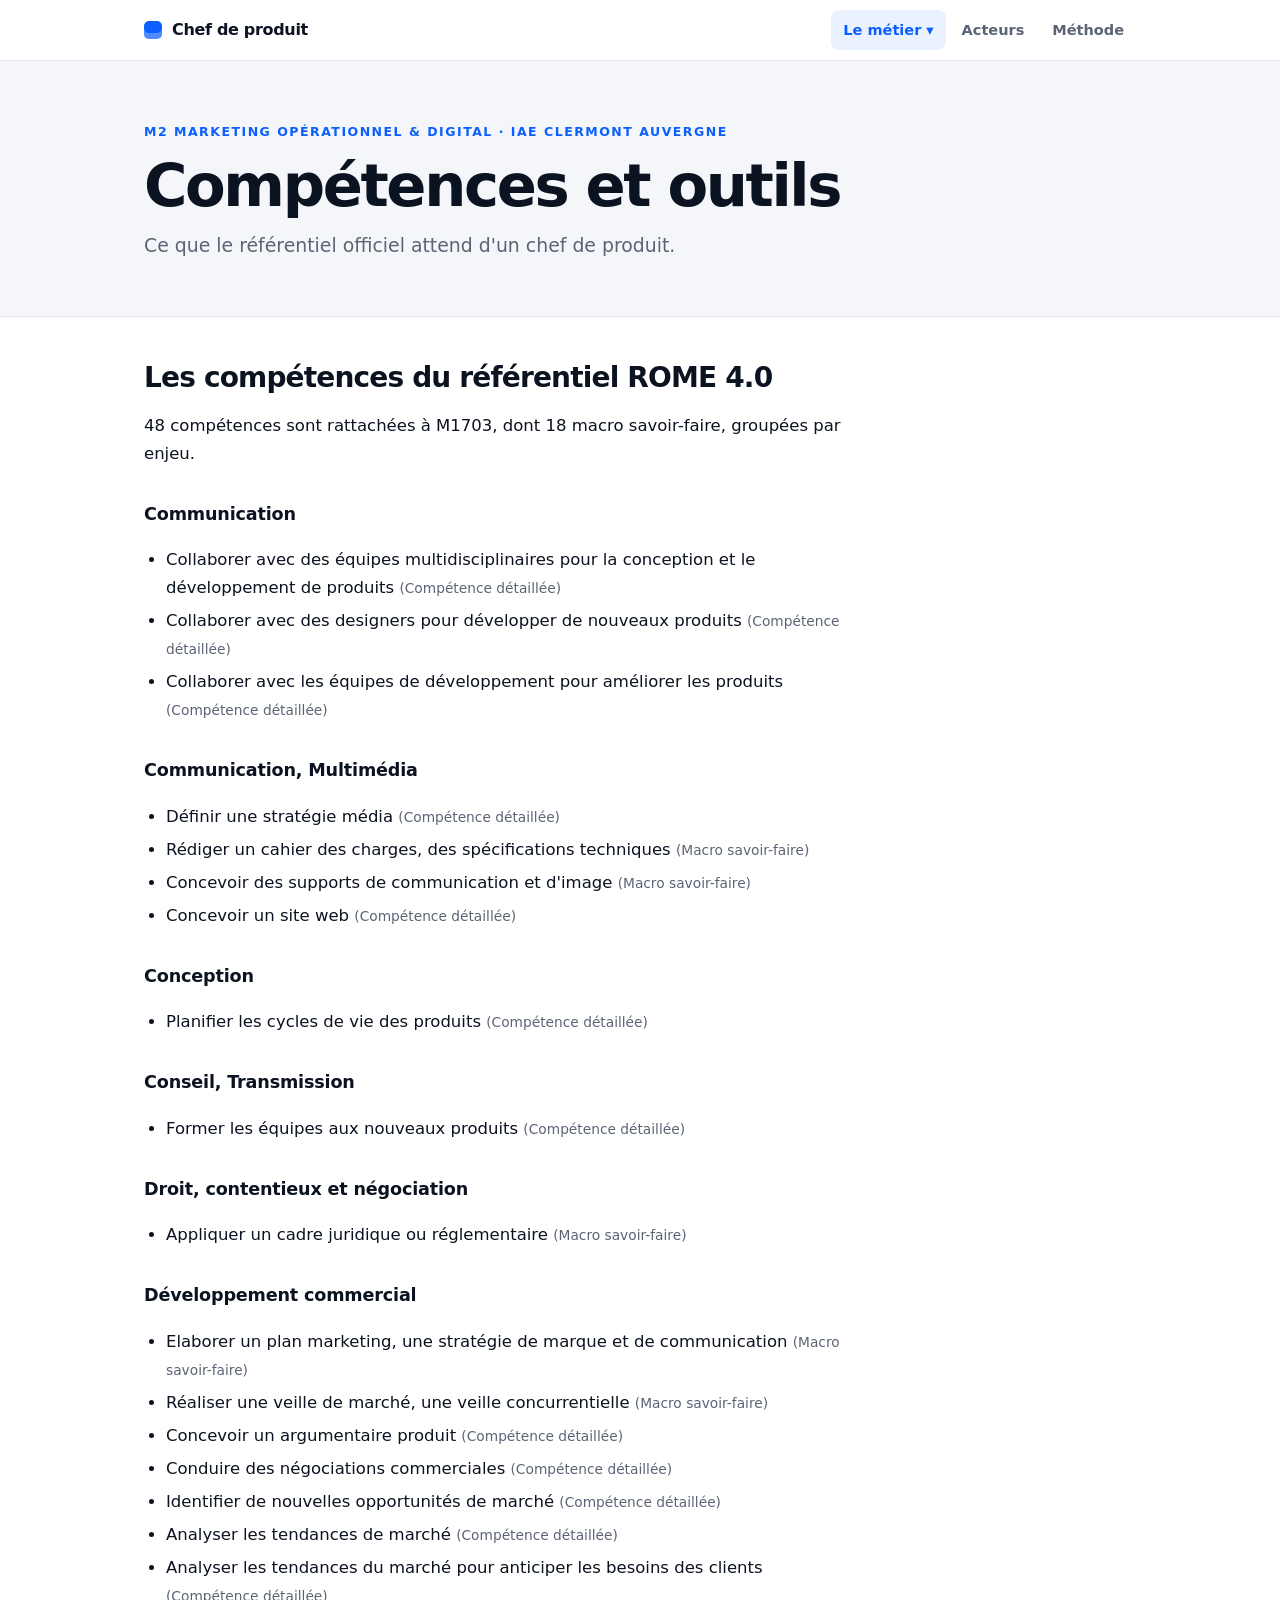
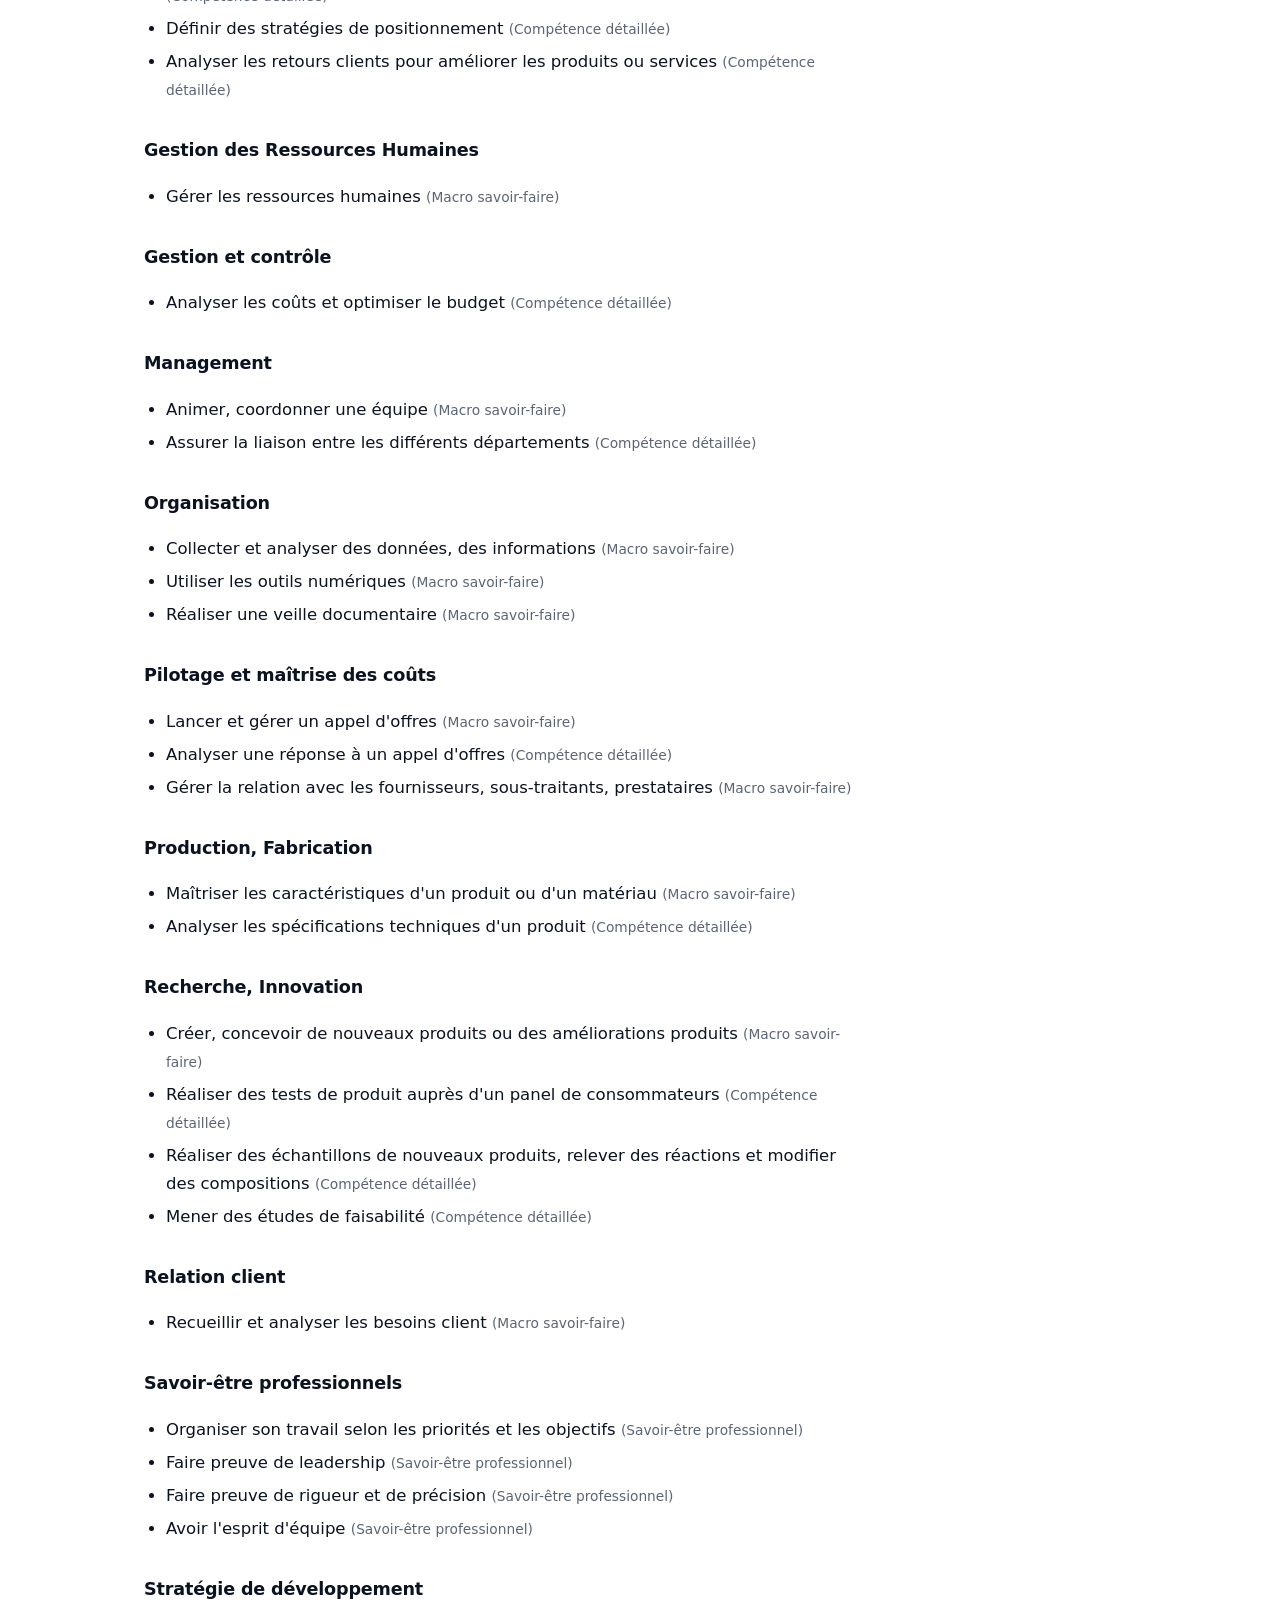
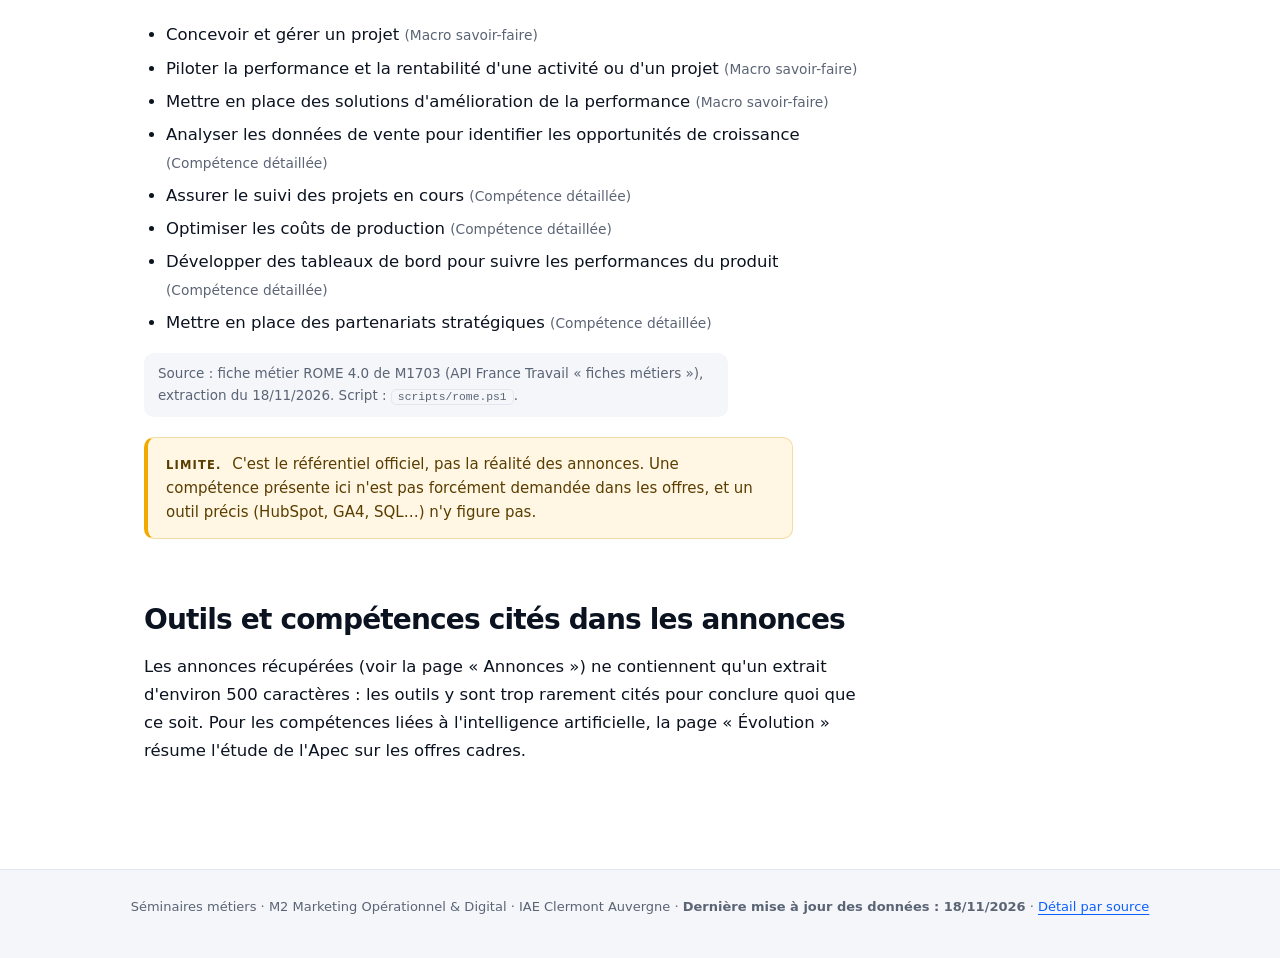
<file: competences.html>
<!doctype html>
<html lang="fr">
<head>
<meta charset="utf-8">
<meta name="viewport" content="width=device-width, initial-scale=1">
<title>Compétences · chef de produit</title>
<link rel="icon" href="data:image/svg+xml,%3Csvg xmlns='http://www.w3.org/2000/svg' viewBox='0 0 32 32'%3E%3Crect width='32' height='32' rx='7' fill='%230b5fff'/%3E%3C/svg%3E">
<link rel="stylesheet" href="style.css?v=202611182250">
</head>
<body>
<main>
  <h1>Compétences et outils</h1>
  <p class="chapeau">Ce que le référentiel officiel attend d'un chef de produit.</p>

  <h2>Les compétences du référentiel ROME 4.0</h2>
  <p id="intro"></p>
  <div id="liste"></div>
  <p class="source">Source : fiche métier ROME 4.0 de M1703 (API France Travail « fiches métiers »), extraction du <span class="date"></span>. Script : <code>scripts/rome.ps1</code>.</p>
  <div class="limite"><strong>Limite.</strong> C'est le référentiel officiel, pas la réalité des annonces. Une compétence présente ici n'est pas forcément demandée dans les offres, et un outil précis (HubSpot, GA4, SQL…) n'y figure pas.</div>

  <h2>Outils et compétences cités dans les annonces</h2>
  <p>Les annonces récupérées (voir la page « Annonces ») ne contiennent qu'un extrait d'environ 500 caractères : les outils y sont trop rarement cités pour conclure quoi que ce soit. Pour les compétences liées à l'intelligence artificielle, la page « Évolution » résume l'étude de l'Apec sur les offres cadres.</p>
</main>
<script src="donnees.js?v=202611182250"></script>
<script src="commun.js?v=202611182250"></script>
<script>
(function () {
  var D = window.DONNEES;
  document.querySelectorAll(".date").forEach(function (e) { e.textContent = D.extraction; });
  var types = { "MACRO-SAVOIR-FAIRE": "Macro savoir-faire", "COMPETENCE-DETAILLEE": "Compétence détaillée", "MACRO-SAVOIR-ETRE-PROFESSIONNEL": "Savoir-être professionnel" };
  var nbMacro = D.competences.filter(function (c) { return c.type === "MACRO-SAVOIR-FAIRE"; }).length;
  document.getElementById("intro").textContent = D.competences.length + " compétences sont rattachées à M1703, dont " + nbMacro + " macro savoir-faire, groupées par enjeu.";
  var groupes = {};
  D.competences.forEach(function (c) { (groupes[c.enjeu] = groupes[c.enjeu] || []).push(c); });
  var html = "";
  Object.keys(groupes).sort().forEach(function (enjeu) {
    html += "<h3>" + enjeu + "</h3><ul class='liste'>" + groupes[enjeu].map(function (c) {
      return "<li>" + c.competence + " <small style='color:var(--discret)'>(" + (types[c.type] || c.type) + ")</small></li>"; }).join("") + "</ul>";
  });
  document.getElementById("liste").innerHTML = html;
})();
</script>
</body>
</html>
</file>
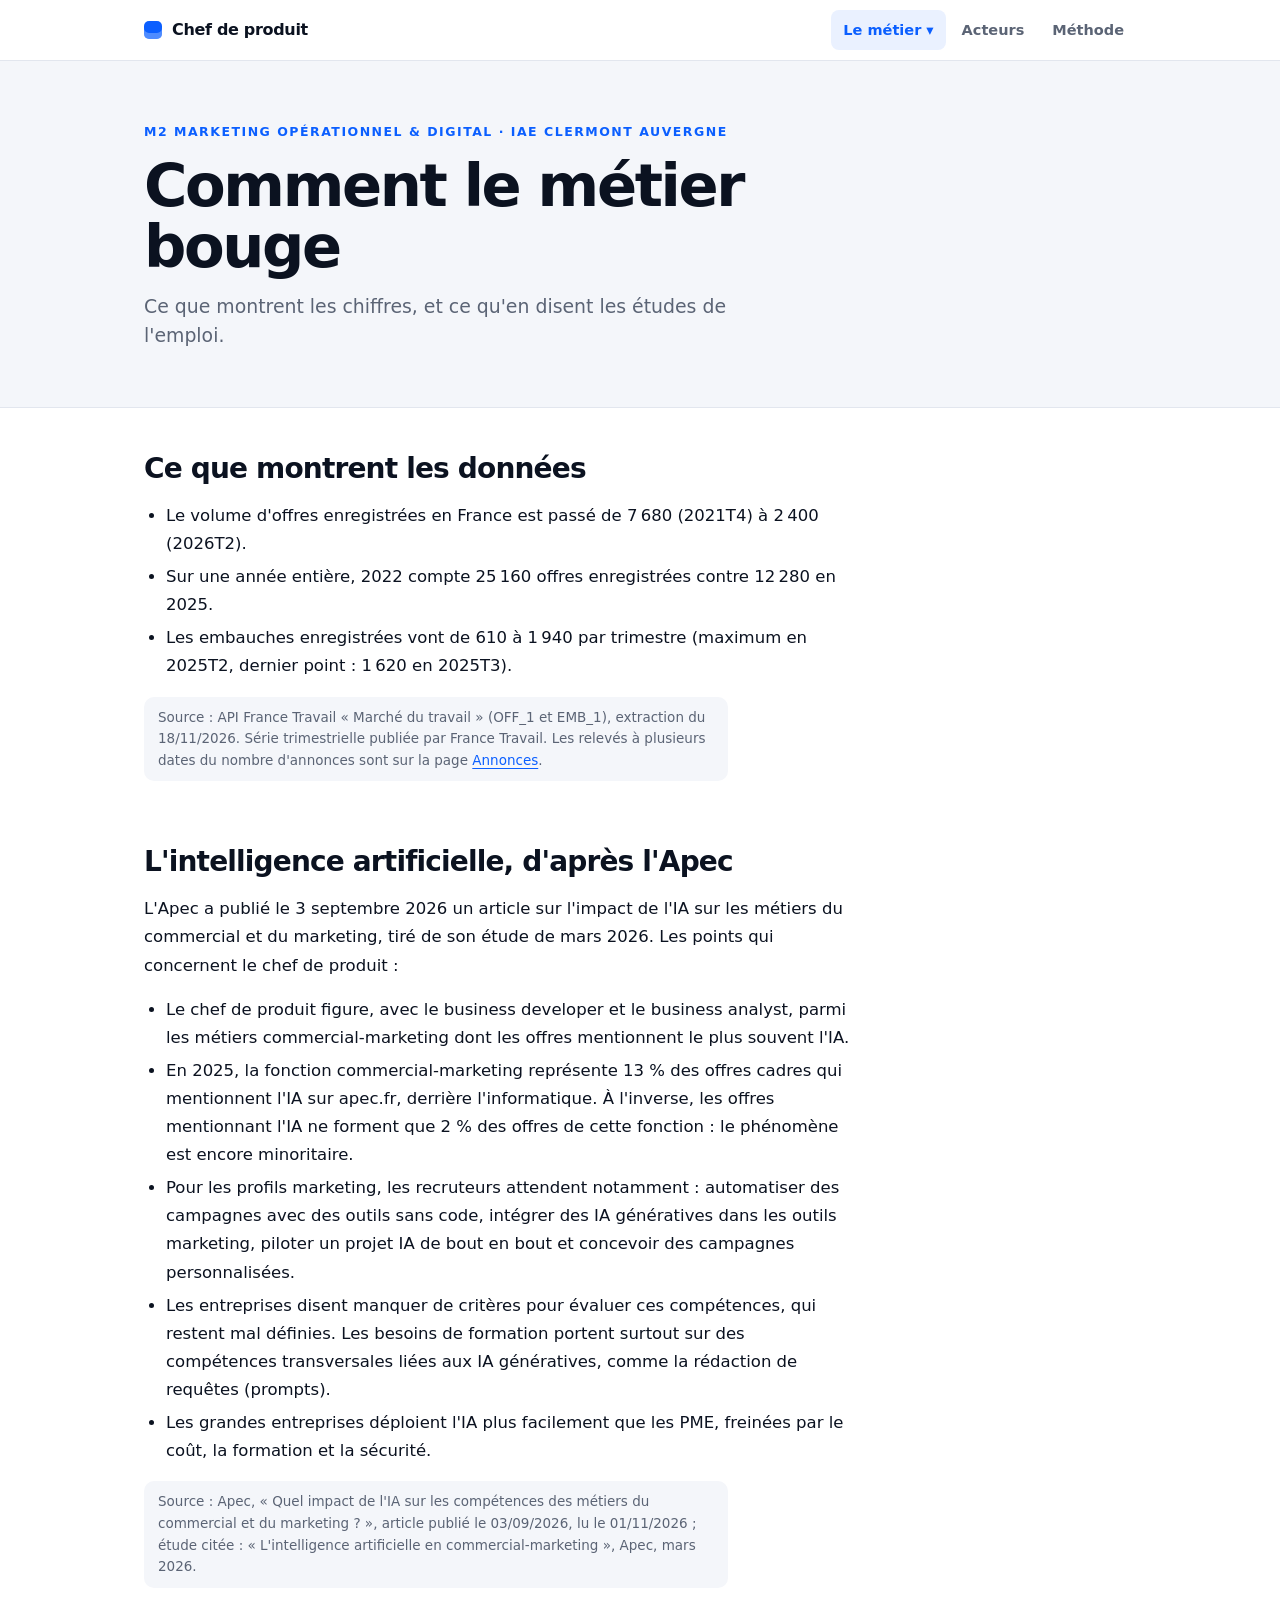
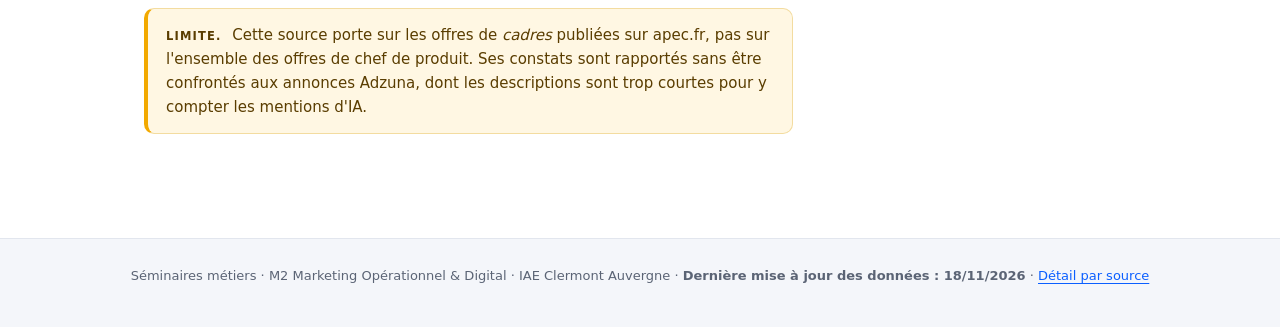
<file: evolution.html>
<!doctype html>
<html lang="fr">
<head>
<meta charset="utf-8">
<meta name="viewport" content="width=device-width, initial-scale=1">
<title>Évolution du métier · chef de produit</title>
<link rel="icon" href="data:image/svg+xml,%3Csvg xmlns='http://www.w3.org/2000/svg' viewBox='0 0 32 32'%3E%3Crect width='32' height='32' rx='7' fill='%230b5fff'/%3E%3C/svg%3E">
<link rel="stylesheet" href="style.css?v=202611182250">
</head>
<body>
<main>
  <h1>Comment le métier bouge</h1>
  <p class="chapeau">Ce que montrent les chiffres, et ce qu'en disent les études de l'emploi.</p>

  <h2>Ce que montrent les données</h2>
  <ul class="liste" id="constats"></ul>
  <p class="source">Source : API France Travail « Marché du travail » (OFF_1 et EMB_1), extraction du <span class="date"></span>. Série trimestrielle publiée par France Travail. Les relevés à plusieurs dates du nombre d'annonces sont sur la page <a href="annonces.html">Annonces</a>.</p>

  <h2>L'intelligence artificielle, d'après l'Apec</h2>
  <p>L'Apec a publié le 3 septembre 2026 un article sur l'impact de l'IA sur les métiers du commercial et du marketing, tiré de son étude de mars 2026. Les points qui concernent le chef de produit :</p>
  <ul class="liste">
    <li>Le chef de produit figure, avec le business developer et le business analyst, parmi les métiers commercial-marketing dont les offres mentionnent le plus souvent l'IA.</li>
    <li>En 2025, la fonction commercial-marketing représente 13 % des offres cadres qui mentionnent l'IA sur apec.fr, derrière l'informatique. À l'inverse, les offres mentionnant l'IA ne forment que 2 % des offres de cette fonction : le phénomène est encore minoritaire.</li>
    <li>Pour les profils marketing, les recruteurs attendent notamment : automatiser des campagnes avec des outils sans code, intégrer des IA génératives dans les outils marketing, piloter un projet IA de bout en bout et concevoir des campagnes personnalisées.</li>
    <li>Les entreprises disent manquer de critères pour évaluer ces compétences, qui restent mal définies. Les besoins de formation portent surtout sur des compétences transversales liées aux IA génératives, comme la rédaction de requêtes (prompts).</li>
    <li>Les grandes entreprises déploient l'IA plus facilement que les PME, freinées par le coût, la formation et la sécurité.</li>
  </ul>
  <p class="source">Source : Apec, « Quel impact de l'IA sur les compétences des métiers du commercial et du marketing ? », article publié le 03/09/2026, lu le 01/11/2026 ; étude citée : « L'intelligence artificielle en commercial-marketing », Apec, mars 2026.</p>
  <div class="limite"><strong>Limite.</strong> Cette source porte sur les offres de <em>cadres</em> publiées sur apec.fr, pas sur l'ensemble des offres de chef de produit. Ses constats sont rapportés sans être confrontés aux annonces Adzuna, dont les descriptions sont trop courtes pour y compter les mentions d'IA.</div>
</main>
<script src="donnees.js?v=202611182250"></script>
<script src="commun.js?v=202611182250"></script>
<script>
(function () {
  var D = window.DONNEES;
  document.querySelectorAll(".date").forEach(function (e) { e.textContent = D.extraction; });
  var li = [];
  var sf = serie(D.offres, "France"), pic = sf.reduce(function (a, b) { return b.y > a.y ? b : a; }), der = sf[sf.length - 1];
  li.push("Le volume d'offres enregistrées en France est passé de " + fmt(pic.y) + " (" + pic.x + ") à " + fmt(der.y) + " (" + der.x + ").");
  var a2025 = sf.filter(function (p) { return p.x.indexOf("2025") === 0; }), a2022 = sf.filter(function (p) { return p.x.indexOf("2022") === 0; });
  var somme = function (l) { return l.reduce(function (s, p) { return s + p.y; }, 0); };
  li.push("Sur une année entière, 2022 compte " + fmt(somme(a2022)) + " offres enregistrées contre " + fmt(somme(a2025)) + " en 2025.");
  var se = serie(D.embauches, "France");
  var pe = se.reduce(function (a, b) { return b.y > a.y ? b : a; }), de = se[se.length - 1];
  li.push("Les embauches enregistrées vont de " + fmt(Math.min.apply(null, se.map(function (p) { return p.y; }))) + " à " + fmt(pe.y) + " par trimestre (maximum en " + pe.x + ", dernier point : " + fmt(de.y) + " en " + de.x + ").");
  document.getElementById("constats").innerHTML = li.map(function (t) { return "<li>" + t + "</li>"; }).join("");
})();
</script>
</body>
</html>
</file>
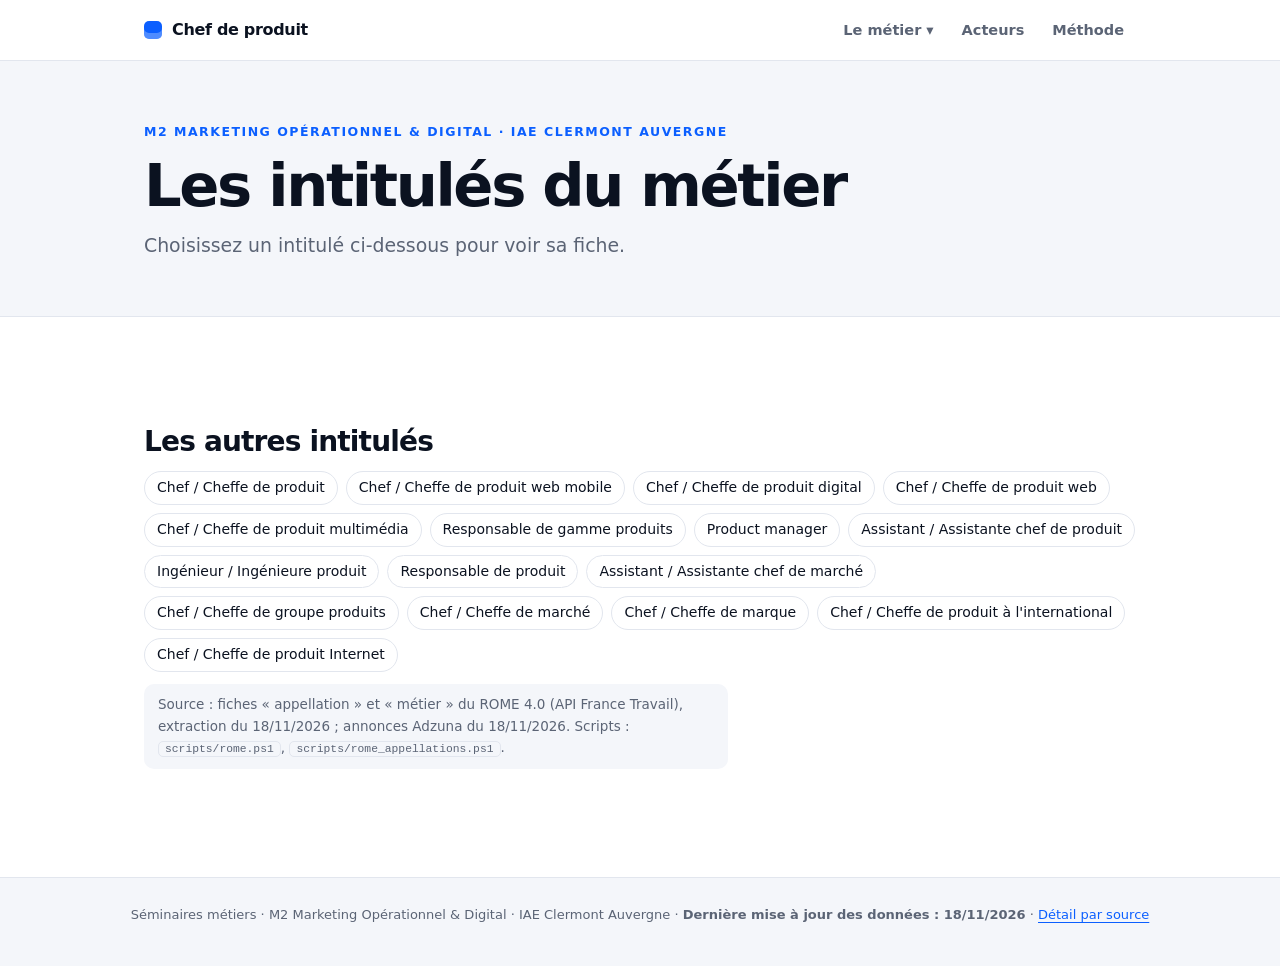
<file: intitule.html>
<!doctype html>
<html lang="fr">
<head>
<meta charset="utf-8">
<meta name="viewport" content="width=device-width, initial-scale=1">
<title>Intitulé · chef de produit</title>
<link rel="icon" href="data:image/svg+xml,%3Csvg xmlns='http://www.w3.org/2000/svg' viewBox='0 0 32 32'%3E%3Crect width='32' height='32' rx='7' fill='%230b5fff'/%3E%3C/svg%3E">
<link rel="stylesheet" href="style.css?v=202611182250">
</head>
<body>
<main>
  <h1>Intitulé du métier</h1>
  <p class="chapeau" id="chapeau">Un intitulé du métier de chef de produit, comparé au chef de produit.</p>

  <div id="contenu"></div>

  <h2>Les autres intitulés</h2>
  <ul class="puces" id="autres"></ul>
  <p class="source">Source : fiches « appellation » et « métier » du ROME 4.0 (API France Travail), extraction du <span class="date" id="date-rome"></span> ; annonces Adzuna du <span class="date" id="date-annonces"></span>. Scripts : <code>scripts/rome.ps1</code>, <code>scripts/rome_appellations.ps1</code>.</p>
</main>
<script src="donnees.js?v=202611182250"></script>
<script src="commun.js?v=202611182250"></script>
<script>
(function () {
  var D = window.DONNEES, liste = D.intitules || [], metier = D.metier || {};
  var code = new URLSearchParams(location.search).get("code");
  var principale = liste.filter(function (i) { return i.type === "PRINCIPALE"; })[0] || liste[0];
  var cible = liste.filter(function (i) { return i.code === code; })[0];
  var esc = function (s) { return String(s == null ? "" : s).replace(/[&<>"']/g, function (c) { return { "&": "&amp;", "<": "&lt;", ">": "&gt;", '"': "&quot;", "'": "&#39;" }[c]; }); };
  var oui = function (b) { return b ? "Oui" : "Non"; };
  document.getElementById("date-rome").textContent = jourFr(D.maj.rome);
  document.getElementById("date-annonces").textContent = jourFr(D.maj.annonces);

  // Autres intitulés : puces cliquables.
  var autres = liste.filter(function (i) { return !cible || i.code !== cible.code; }).sort(function (a, b) { return (a.type === "PRINCIPALE" ? 0 : 1) - (b.type === "PRINCIPALE" ? 0 : 1); });
  document.getElementById("autres").innerHTML = autres.map(function (a) { return '<li><a href="intitule.html?code=' + encodeURIComponent(a.code) + '">' + esc(a.nom) + "</a></li>"; }).join("");

  var contenu = document.getElementById("contenu");
  if (!cible) {
    document.getElementById("chapeau").textContent = "Choisissez un intitulé ci-dessous pour voir sa fiche.";
    document.querySelector("h1").textContent = "Les intitulés du métier";
    document.title = "Intitulés · chef de produit";
    return;
  }
  var estPrincipale = cible.type === "PRINCIPALE";
  document.querySelector("h1").textContent = cible.nom;
  document.title = cible.nom + " · chef de produit";
  document.getElementById("chapeau").textContent = estPrincipale
    ? "Intitulé principal du métier, code ROME " + metier.code + ". Les autres intitulés sont comparés à lui."
    : "Intitulé synonyme de « " + principale.nom + " » dans le ROME (code " + metier.code + "), comparé à l'intitulé principal.";

  var html = "";

  // 1. Ce que dit le référentiel
  html += "<h2>Ce que dit le référentiel</h2>";
  html += "<table><tr><th>Critère</th><th>" + esc(cible.nom) + "</th>" + (estPrincipale ? "" : "<th>" + esc(principale.nom) + "</th>") + "</tr>" +
    "<tr><td>Statut dans le ROME</td><td>" + (estPrincipale ? "Appellation principale" : "Synonyme") + "</td>" + (estPrincipale ? "" : "<td>Appellation principale</td>") + "</tr>" +
    "<tr><td>Métier rattaché</td><td>" + esc(metier.libelle) + " (" + esc(metier.code) + ")</td>" + (estPrincipale ? "" : "<td>" + esc(metier.libelle) + " (" + esc(metier.code) + ")</td>") + "</tr>" +
    "<tr><td>Emploi cadre</td><td>" + oui(cible.cadre) + "</td>" + (estPrincipale ? "" : "<td>" + oui(principale.cadre) + "</td>") + "</tr>" +
    "<tr><td>Concerné par la transition numérique</td><td>" + oui(cible.numerique) + "</td>" + (estPrincipale ? "" : "<td>" + oui(principale.numerique) + "</td>") + "</tr></table>";
  html += "<h3>Définition</h3>";
  html += estPrincipale
    ? "<p>" + esc(metier.definition) + "</p>"
    : "<p>Le ROME ne propose pas de définition propre à « " + esc(cible.nom) + " » : il le range comme un synonyme du métier chef de produit, dont la définition est la suivante.</p><p><strong>" + esc(principale.nom) + "</strong> : " + esc(metier.definition) + "</p>";
  if (metier.missions && metier.missions.length) html += "<ul class='liste'>" + metier.missions.map(function (m) { return "<li>" + esc(m) + "</li>"; }).join("") + "</ul>";
  if (metier.acces && metier.acces.length) html += "<p><strong>Accès à l'emploi :</strong> " + metier.acces.map(esc).join(" ") + "</p>";

  // 2. Compétences clés comparées
  html += "<h2>Compétences clés</h2>";
  var cles = {}, ordre = [];
  var ajouter = function (i, cle) { (i.competences_cles || []).forEach(function (c) { if (!cles[c.libelle]) { cles[c.libelle] = {}; ordre.push(c.libelle); } cles[c.libelle][cle] = c.frequence; }); };
  ajouter(cible, "a"); if (!estPrincipale) ajouter(principale, "b");
  var pct = function (v) { return v == null ? "—" : v + " %"; };
  html += "<table><tr><th>Compétence</th><th>" + esc(cible.nom) + "</th>" + (estPrincipale ? "" : "<th>" + esc(principale.nom) + "</th>") + "</tr>" +
    ordre.map(function (l) { return "<tr><td>" + esc(l) + "</td><td>" + pct(cles[l].a) + "</td>" + (estPrincipale ? "" : "<td>" + pct(cles[l].b) + "</td>") + "</tr>"; }).join("") + "</table>";
  html += "<p class='source'>Les pourcentages sont les fréquences indiquées par le ROME 4.0 pour chaque compétence clé de l'intitulé. « — » signifie que la compétence ne figure pas parmi les compétences clés de cet intitulé.</p>";

  // 3. Dans les annonces
  html += "<h2>Dans les annonces</h2>";
  var A = cible.annonces, B = principale.annonces;
  var sal = function (a) { return a.salaires_n >= 5 ? fmt(a.salaire_mediane) + " € (" + a.salaires_n + " annonces)" : (a.salaires_n ? "trop peu d'annonces (" + a.salaires_n + ")" : "aucun salaire affiché"); };
  if (A && A.n >= 5) {
    var ligne = function (nom, a) { return "<tr><td>" + nom + "</td><td>" + fmt(a.n) + " (" + String(a.part).replace(".", ",") + " %)</td><td>" + sal(a) + "</td><td>" + fmt(a.alternance) + "</td></tr>"; };
    html += "<table><tr><th>Annonces dont le titre correspond</th><th>Nombre</th><th>Salaire minimum affiché médian</th><th>Avec alternance</th></tr>" +
      ligne(esc(cible.nom), A) + (estPrincipale ? "" : ligne("Toutes les annonces « chef de produit »", B)) + "</table>";
    if (A.n < 30) html += "<div class='limite'><strong>Limite.</strong> Seulement " + A.n + " annonces : les comparaisons de salaire sont fragiles.</div>";
  } else if (A) {
    html += "<p>Seulement " + A.n + " annonce" + (A.n > 1 ? "s" : "") + " de notre échantillon portent cet intitulé : c'est trop peu pour comparer.</p>";
  } else if (cible.compteur) {
    html += "<p>Cet intitulé ne figure pas dans notre échantillon d'annonces, qui est limité aux titres « chef de produit ». Un relevé du nombre d'annonces donne une idée de sa présence : <strong>" + fmt(cible.compteur.nombre) + " annonces</strong> contiennent l'expression « product manager » au " + jourFr(cible.compteur.date) +
      ", contre " + fmt(B ? B.n : 0) + " annonces « chef de produit » retenues. Ce nombre inclut d'autres métiers, notamment techniques : il n'est pas comparable.</p>";
  } else {
    html += "<p>Cet intitulé ne figure pas dans notre échantillon d'annonces, qui est limité aux titres « chef de produit » : il n'est pas mesuré.</p>";
  }

  html += "<div class='limite'><strong>Limite.</strong> Les différences de contenu entre intitulés (par exemple entre chef de marque et chef de produit) ne sont pas décrites par le ROME, qui les traite comme des appellations d'un même métier. Cette fiche compare donc ce qui est mesurable : les compétences clés du référentiel et les annonces.</div>";
  contenu.innerHTML = html;
})();
</script>
</body>
</html>
</file>
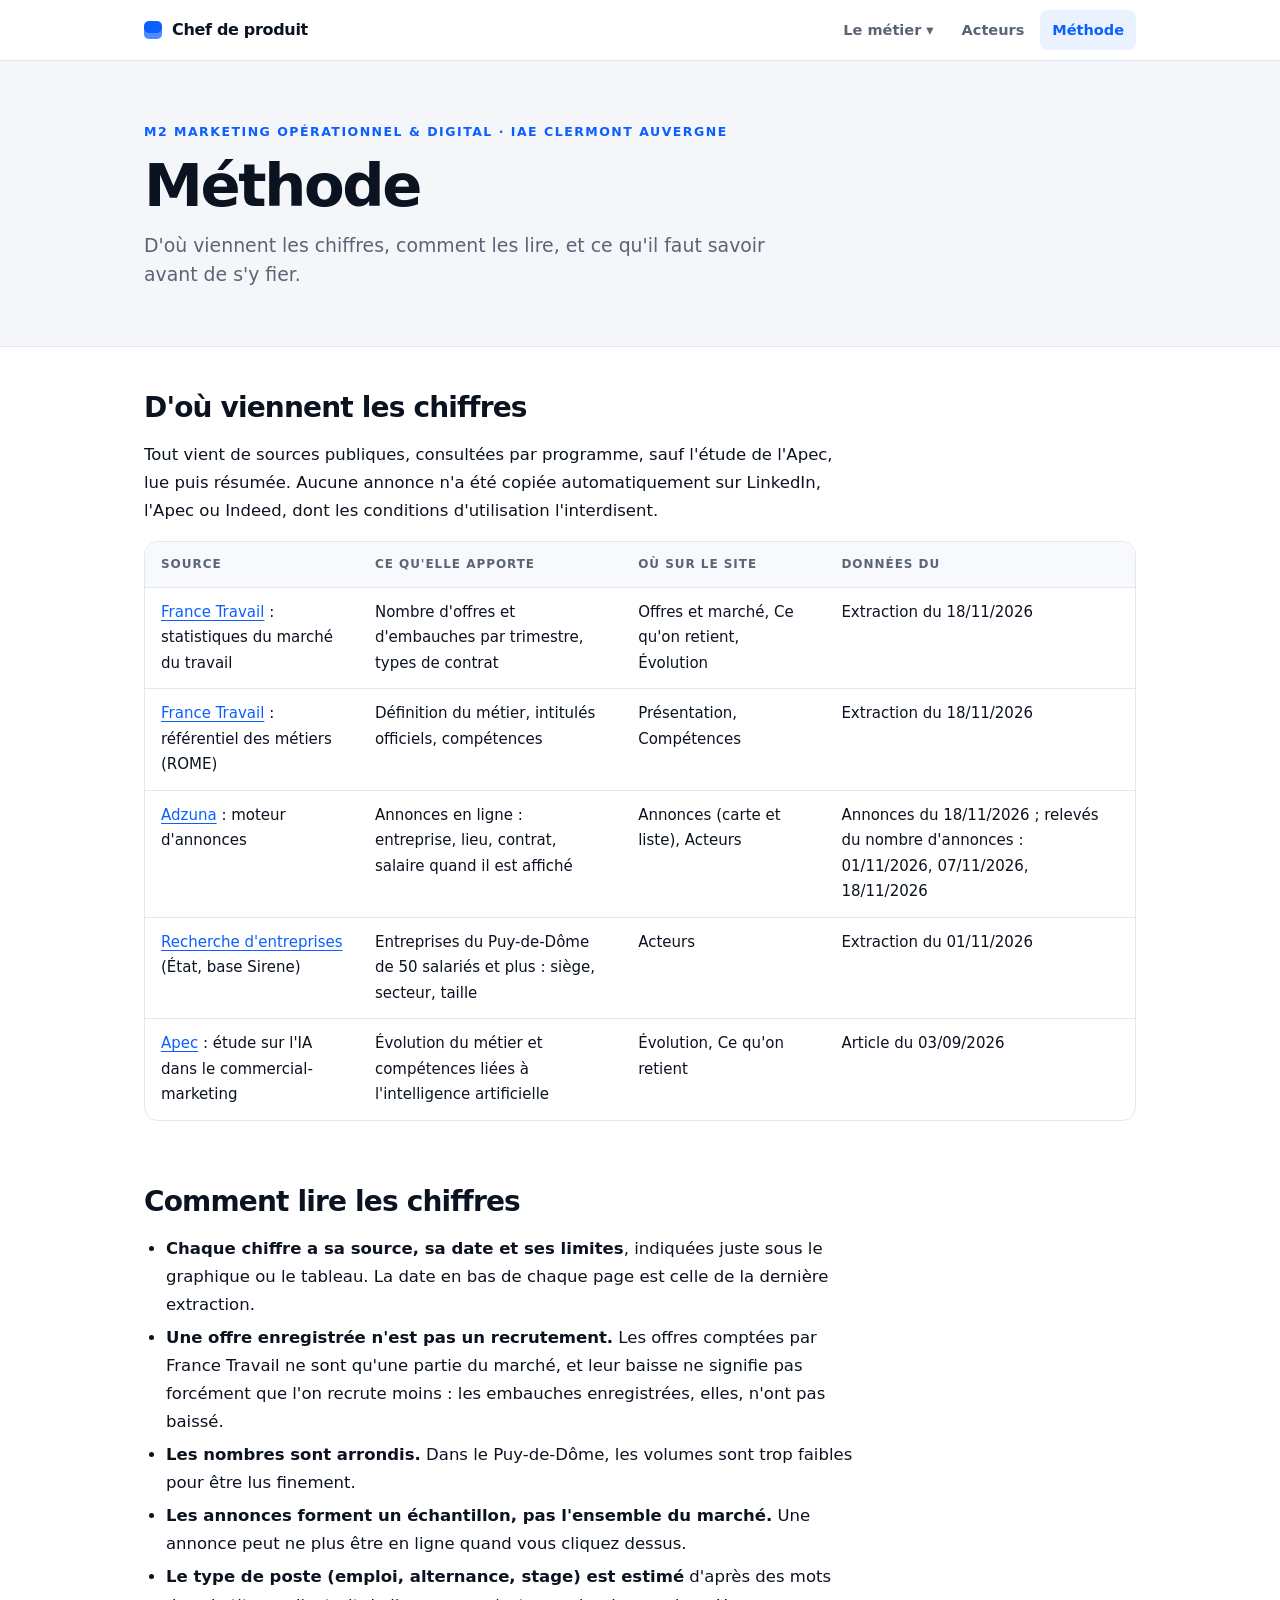
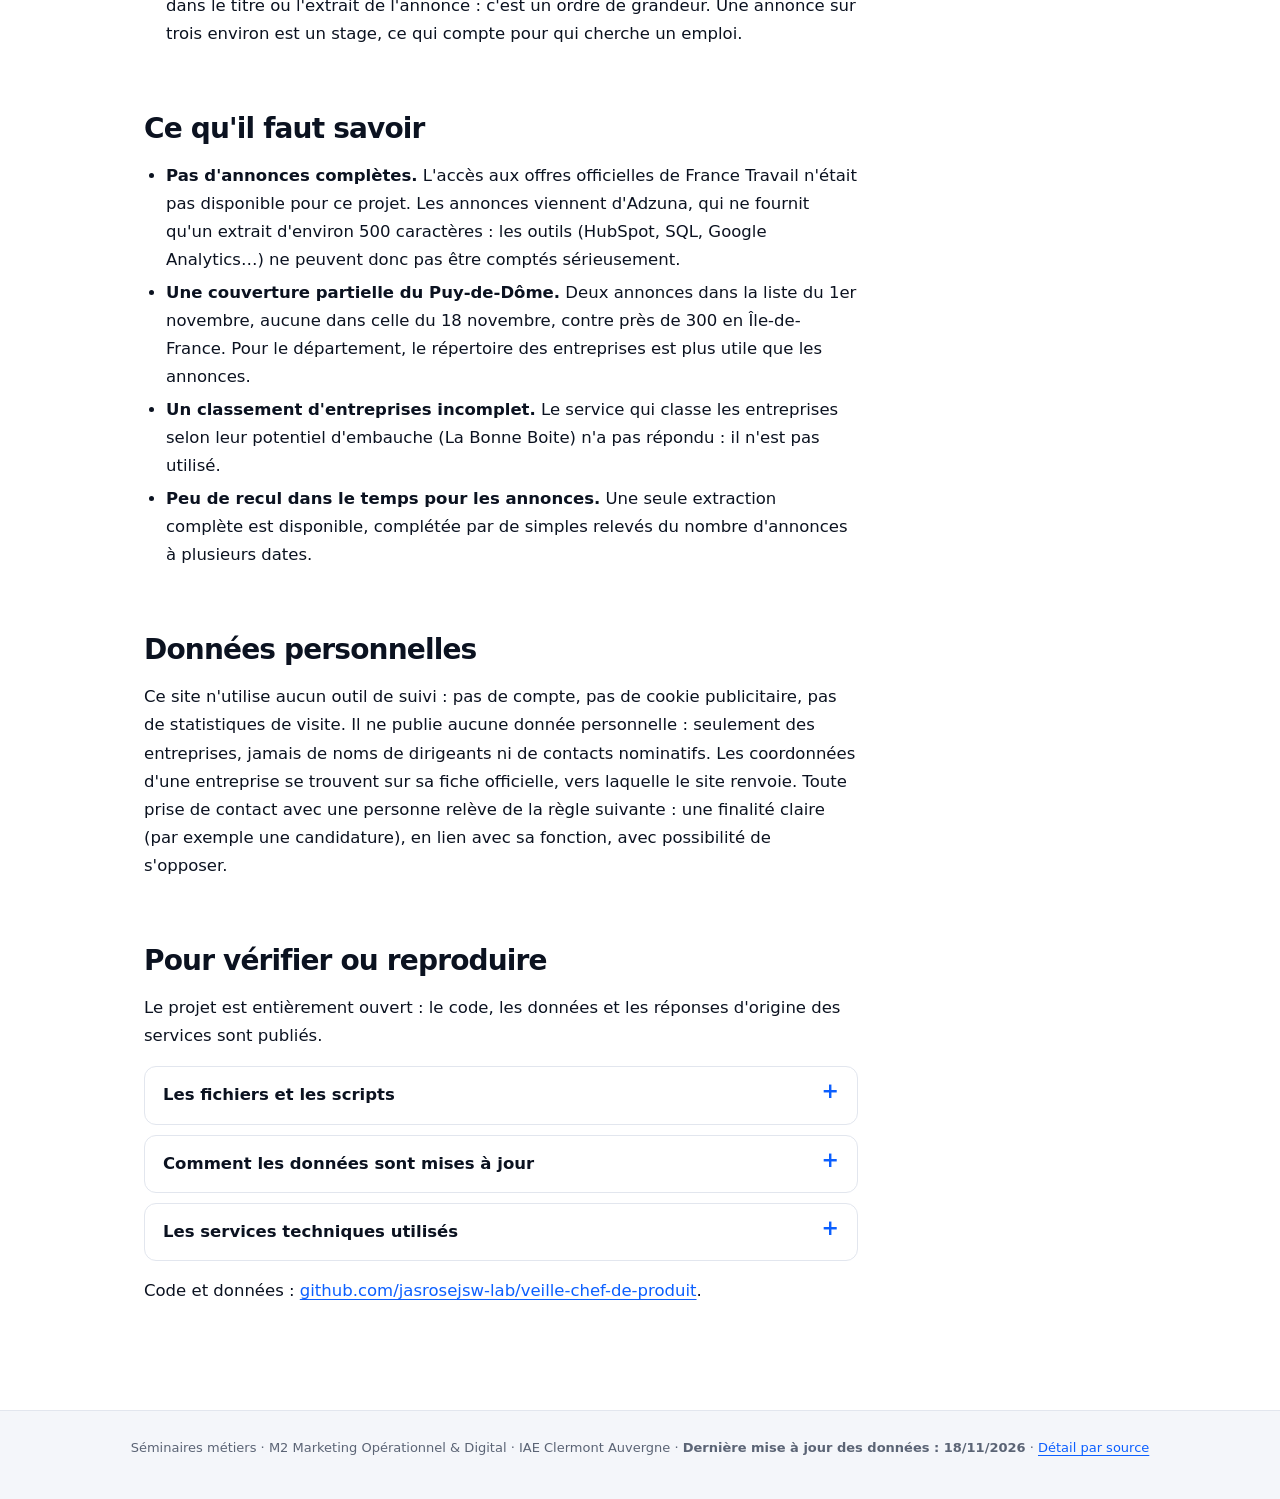
<file: methode.html>
<!doctype html>
<html lang="fr">
<head>
<meta charset="utf-8">
<meta name="viewport" content="width=device-width, initial-scale=1">
<title>Méthode · chef de produit</title>
<link rel="icon" href="data:image/svg+xml,%3Csvg xmlns='http://www.w3.org/2000/svg' viewBox='0 0 32 32'%3E%3Crect width='32' height='32' rx='7' fill='%230b5fff'/%3E%3C/svg%3E">
<link rel="stylesheet" href="style.css?v=202611182250">
</head>
<body>
<main>
  <h1>Méthode</h1>
  <p class="chapeau">D'où viennent les chiffres, comment les lire, et ce qu'il faut savoir avant de s'y fier.</p>

  <h2>D'où viennent les chiffres</h2>
  <p>Tout vient de sources publiques, consultées par programme, sauf l'étude de l'Apec, lue puis résumée. Aucune annonce n'a été copiée automatiquement sur LinkedIn, l'Apec ou Indeed, dont les conditions d'utilisation l'interdisent.</p>
  <table>
    <tr><th>Source</th><th>Ce qu'elle apporte</th><th>Où sur le site</th><th>Données du</th></tr>
    <tr><td><a href="https://francetravail.io" rel="noopener noreferrer">France Travail</a> : statistiques du marché du travail</td><td>Nombre d'offres et d'embauches par trimestre, types de contrat</td><td>Offres et marché, Ce qu'on retient, Évolution</td><td id="m-marche">…</td></tr>
    <tr><td><a href="https://francetravail.io" rel="noopener noreferrer">France Travail</a> : référentiel des métiers (ROME)</td><td>Définition du métier, intitulés officiels, compétences</td><td>Présentation, Compétences</td><td id="m-rome">…</td></tr>
    <tr><td><a href="https://www.adzuna.fr" rel="noopener noreferrer">Adzuna</a> : moteur d'annonces</td><td>Annonces en ligne : entreprise, lieu, contrat, salaire quand il est affiché</td><td>Annonces (carte et liste), Acteurs</td><td id="m-adzuna">…</td></tr>
    <tr><td><a href="https://recherche-entreprises.api.gouv.fr" rel="noopener noreferrer">Recherche d'entreprises</a> (État, base Sirene)</td><td>Entreprises du Puy-de-Dôme de 50 salariés et plus : siège, secteur, taille</td><td>Acteurs</td><td id="m-ent">…</td></tr>
    <tr><td><a href="https://www.apec.fr" rel="noopener noreferrer">Apec</a> : étude sur l'IA dans le commercial-marketing</td><td>Évolution du métier et compétences liées à l'intelligence artificielle</td><td>Évolution, Ce qu'on retient</td><td>Article du 03/09/2026</td></tr>
  </table>

  <h2>Comment lire les chiffres</h2>
  <ul class="liste">
    <li><strong>Chaque chiffre a sa source, sa date et ses limites</strong>, indiquées juste sous le graphique ou le tableau. La date en bas de chaque page est celle de la dernière extraction.</li>
    <li><strong>Une offre enregistrée n'est pas un recrutement.</strong> Les offres comptées par France Travail ne sont qu'une partie du marché, et leur baisse ne signifie pas forcément que l'on recrute moins : les embauches enregistrées, elles, n'ont pas baissé.</li>
    <li><strong>Les nombres sont arrondis.</strong> Dans le Puy-de-Dôme, les volumes sont trop faibles pour être lus finement.</li>
    <li><strong>Les annonces forment un échantillon, pas l'ensemble du marché.</strong> Une annonce peut ne plus être en ligne quand vous cliquez dessus.</li>
    <li><strong>Le type de poste (emploi, alternance, stage) est estimé</strong> d'après des mots dans le titre ou l'extrait de l'annonce : c'est un ordre de grandeur. Une annonce sur trois environ est un stage, ce qui compte pour qui cherche un emploi.</li>
  </ul>

  <h2>Ce qu'il faut savoir</h2>
  <ul class="liste">
    <li><strong>Pas d'annonces complètes.</strong> L'accès aux offres officielles de France Travail n'était pas disponible pour ce projet. Les annonces viennent d'Adzuna, qui ne fournit qu'un extrait d'environ 500 caractères : les outils (HubSpot, SQL, Google Analytics…) ne peuvent donc pas être comptés sérieusement.</li>
    <li><strong>Une couverture partielle du Puy-de-Dôme.</strong> Deux annonces dans la liste du 1er novembre, aucune dans celle du 18 novembre, contre près de 300 en Île-de-France. Pour le département, le répertoire des entreprises est plus utile que les annonces.</li>
    <li><strong>Un classement d'entreprises incomplet.</strong> Le service qui classe les entreprises selon leur potentiel d'embauche (La Bonne Boite) n'a pas répondu : il n'est pas utilisé.</li>
    <li><strong>Peu de recul dans le temps pour les annonces.</strong> Une seule extraction complète est disponible, complétée par de simples relevés du nombre d'annonces à plusieurs dates.</li>
  </ul>

  <h2>Données personnelles</h2>
  <p>Ce site n'utilise aucun outil de suivi : pas de compte, pas de cookie publicitaire, pas de statistiques de visite. Il ne publie aucune donnée personnelle : seulement des entreprises, jamais de noms de dirigeants ni de contacts nominatifs. Les coordonnées d'une entreprise se trouvent sur sa fiche officielle, vers laquelle le site renvoie. Toute prise de contact avec une personne relève de la règle suivante : une finalité claire (par exemple une candidature), en lien avec sa fonction, avec possibilité de s'opposer.</p>

  <h2>Pour vérifier ou reproduire</h2>
  <p>Le projet est entièrement ouvert : le code, les données et les réponses d'origine des services sont publiés.</p>

  <details>
    <summary>Les fichiers et les scripts</summary>
    <ul class="liste">
      <li><code>scripts/marche_du_travail.ps1</code> : offres par trimestre → <code>data/marche_travail_AAAA-MM-JJ.csv</code>.</li>
      <li><code>scripts/indicateurs_marche.ps1</code> : tension, embauches, salaires → <code>data/indicateurs_AAAA-MM-JJ.csv</code>.</li>
      <li><code>scripts/rome.ps1</code> : appellations et compétences → <code>data/rome_*.csv</code>.</li>
      <li><code>scripts/rome_appellations.ps1</code> : fiche de chacun des 16 intitulés (type, compétences clés) → <code>data/rome_appellations_detail_AAAA-MM-JJ.csv</code>, source des pages par intitulé.</li>
      <li><code>scripts/adzuna.ps1</code> : annonces → <code>data/adzuna_offres_AAAA-MM-JJ.csv</code> (sans le texte des annonces, qui est un contenu de tiers).</li>
      <li><code>scripts/adzuna_compteurs.ps1</code> : relevé léger du nombre d'annonces, daté → <code>data/adzuna_compteurs.csv</code>.</li>
      <li><code>scripts/completer_departement.ps1</code> : ajoute le département de chaque annonce, sans nouvelle requête.</li>
      <li><code>scripts/entreprises63.ps1</code> : entreprises du Puy-de-Dôme → <code>data/entreprises_63_AAAA-MM-JJ.csv</code>, d'où est tiré le répertoire de la page Acteurs.</li>
      <li><code>scripts/build_site.ps1</code> : prépare les données lues par les pages du site.</li>
      <li><code>data/raw/</code> : les réponses d'origine des services, conservées pour vérifier chaque chiffre.</li>
      <li><code>carte_regions.js</code>, <code>carte_departements.js</code>, <code>carte.js</code> : la carte de la page Annonces. Contours simplifiés issus du dépôt public <em>france-geojson</em> (Grégoire David, données Etalab / IGN), coordonnées arrondies.</li>
    </ul>
    <p>Chaque fichier de données porte la date de son extraction dans son nom : relancer un script crée un nouveau fichier daté.</p>
  </details>

  <details>
    <summary>Comment les données sont mises à jour</summary>
    <p>Les mises à jour sont lancées à la main, sans automatisation planifiée : on exécute les scripts, puis <code>build_site.ps1</code> prépare les pages, et le tout est publié sur GitHub. Les identifiants des services sont dans un fichier <code>.env</code> qui n'est jamais publié. La clé Adzuna utilisée est une clé d'essai au quota limité : une extraction complète en consomme une trentaine, d'où l'usage de relevés légers (5 requêtes) entre deux extractions complètes.</p>
  </details>

  <details>
    <summary>Les services techniques utilisés</summary>
    <p>France Travail (API « Marché du travail », API « ROME 4.0 »), Adzuna (API de recherche d'offres), Recherche d'entreprises (API de l'État, base Sirene). Les services demandés mais non utilisés : « Offres d'emploi » de France Travail (absente du compte développeur) et « La Bonne Boite » (accès refusé malgré l'activation).</p>
  </details>

  <p>Code et données : <a href="https://github.com/jasrosejsw-lab/veille-chef-de-produit" rel="noopener noreferrer">github.com/jasrosejsw-lab/veille-chef-de-produit</a>.</p>
</main>
<script src="donnees.js?v=202611182250"></script>
<script>
// Les dates viennent du fichier de données généré à chaque mise à jour du site.
window.addEventListener("load", function () {
  var M = window.DONNEES && window.DONNEES.maj;
  if (!M) return;
  var met = function (id, txt) { var e = document.getElementById(id); if (e) e.textContent = txt; };
  met("m-marche", "Extraction du " + jourFr(M.marche));
  met("m-rome", "Extraction du " + jourFr(M.rome));
  met("m-ent", "Extraction du " + jourFr(M.entreprises));
  met("m-adzuna", "Annonces du " + jourFr(M.annonces) + " ; relevés du nombre d'annonces : " + M.releves.map(jourFr).join(", "));
});
</script>
<script src="commun.js?v=202611182250"></script>
</body>
</html>
</file>
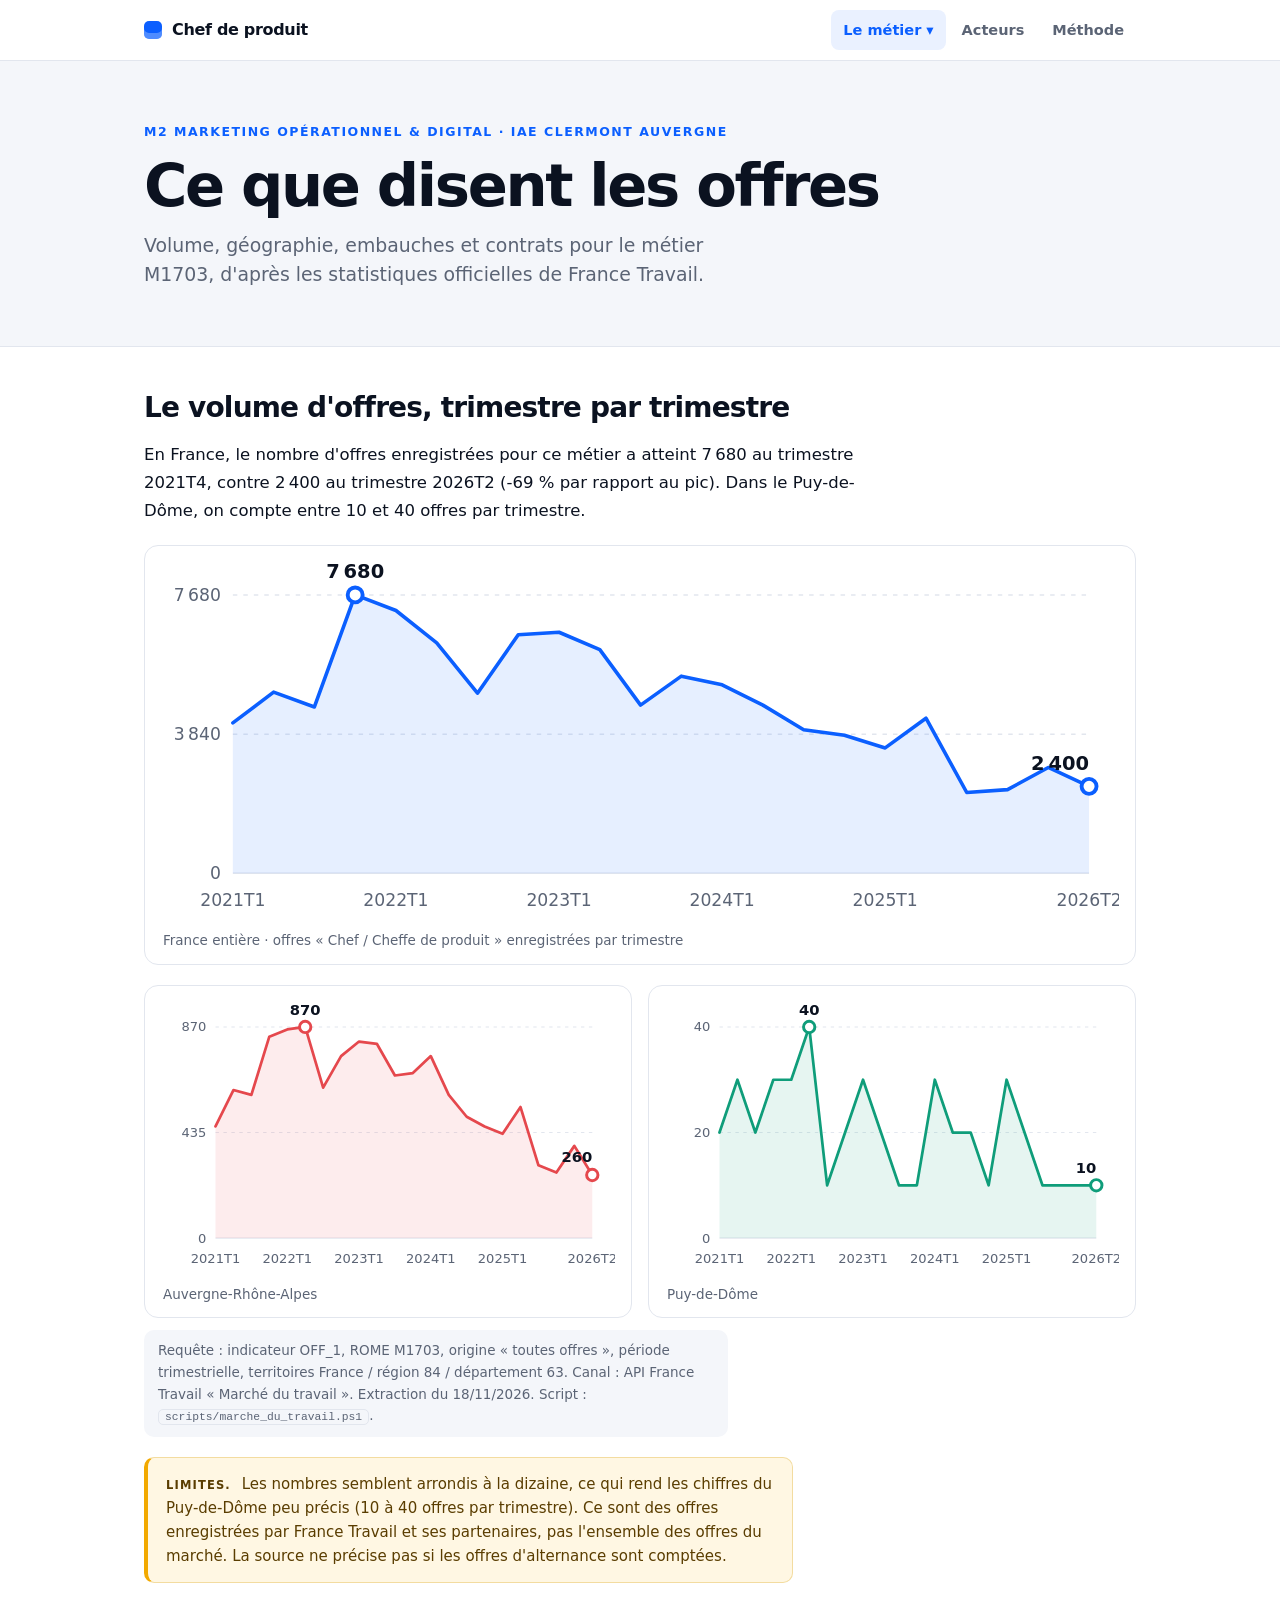
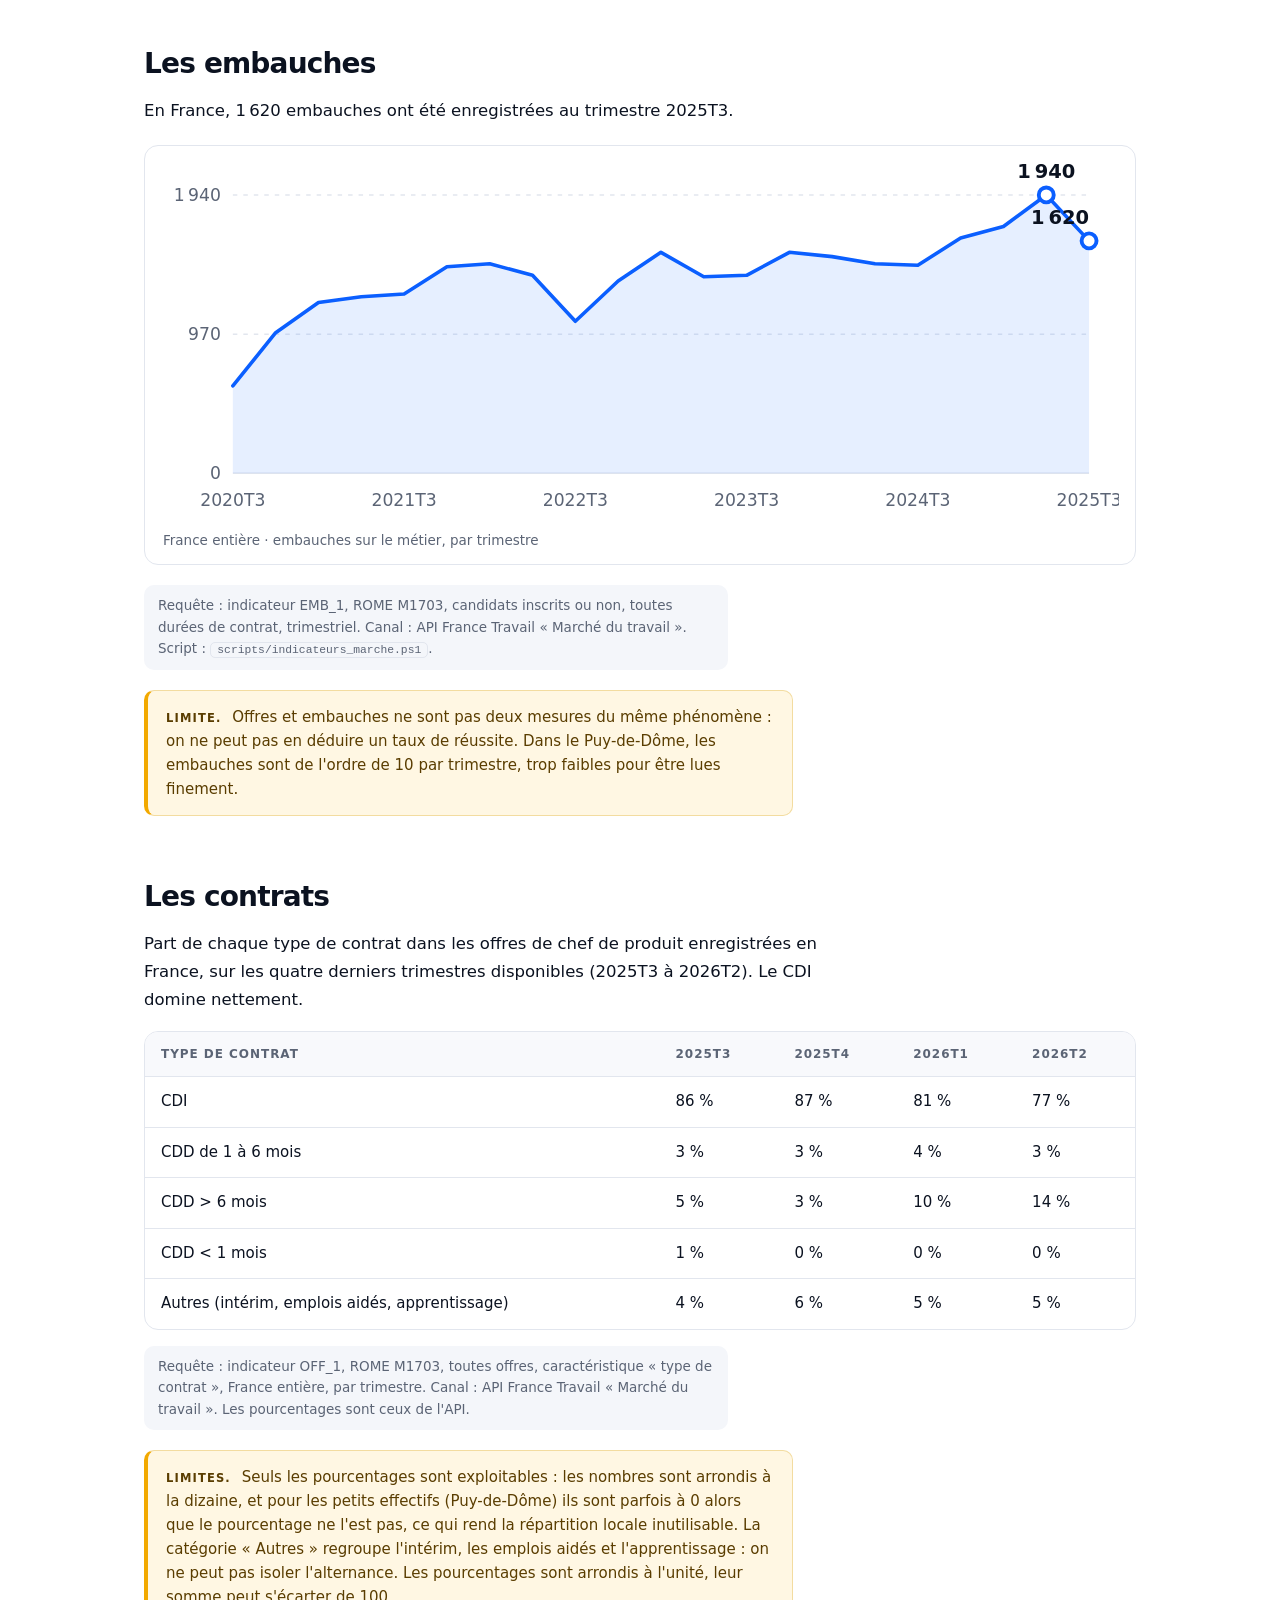
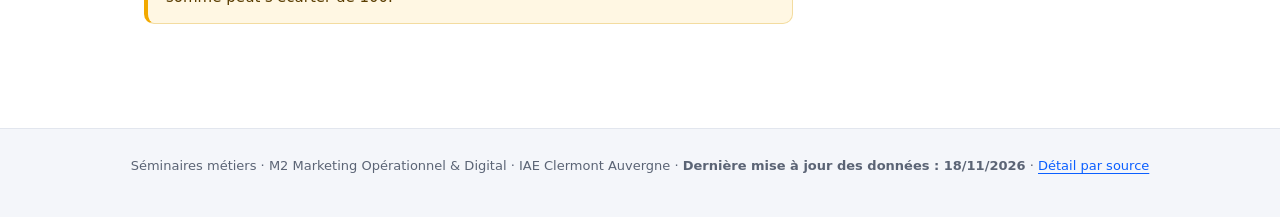
<file: offres.html>
<!doctype html>
<html lang="fr">
<head>
<meta charset="utf-8">
<meta name="viewport" content="width=device-width, initial-scale=1">
<title>Offres et marché · chef de produit</title>
<link rel="icon" href="data:image/svg+xml,%3Csvg xmlns='http://www.w3.org/2000/svg' viewBox='0 0 32 32'%3E%3Crect width='32' height='32' rx='7' fill='%230b5fff'/%3E%3C/svg%3E">
<link rel="stylesheet" href="style.css?v=202611182250">
</head>
<body>
<main>
  <h1>Ce que disent les offres</h1>
  <p class="chapeau">Volume, géographie, embauches et contrats pour le métier M1703, d'après les statistiques officielles de France Travail.</p>

  <h2>Le volume d'offres, trimestre par trimestre</h2>
  <p id="texte-offres"></p>
  <figure><div id="c-fr"></div><figcaption>France entière · offres « Chef / Cheffe de produit » enregistrées par trimestre</figcaption></figure>
  <div class="duo">
    <figure><div id="c-ara"></div><figcaption>Auvergne-Rhône-Alpes</figcaption></figure>
    <figure><div id="c-63"></div><figcaption>Puy-de-Dôme</figcaption></figure>
  </div>
  <p class="source">Requête : indicateur OFF_1, ROME M1703, origine « toutes offres », période trimestrielle, territoires France / région 84 / département 63. Canal : API France Travail « Marché du travail ». Extraction du <span class="date"></span>. Script : <code>scripts/marche_du_travail.ps1</code>.</p>
  <div class="limite"><strong>Limites.</strong> Les nombres semblent arrondis à la dizaine, ce qui rend les chiffres du Puy-de-Dôme peu précis (10 à 40 offres par trimestre). Ce sont des offres enregistrées par France Travail et ses partenaires, pas l'ensemble des offres du marché. La source ne précise pas si les offres d'alternance sont comptées.</div>

  <h2>Les embauches</h2>
  <p id="texte-emb"></p>
  <figure><div id="c-emb"></div><figcaption>France entière · embauches sur le métier, par trimestre</figcaption></figure>
  <p class="source">Requête : indicateur EMB_1, ROME M1703, candidats inscrits ou non, toutes durées de contrat, trimestriel. Canal : API France Travail « Marché du travail ». Script : <code>scripts/indicateurs_marche.ps1</code>.</p>
  <div class="limite"><strong>Limite.</strong> Offres et embauches ne sont pas deux mesures du même phénomène : on ne peut pas en déduire un taux de réussite. Dans le Puy-de-Dôme, les embauches sont de l'ordre de 10 par trimestre, trop faibles pour être lues finement.</div>

  <h2>Les contrats</h2>
  <p id="texte-contrats"></p>
  <table id="t-contrats"></table>
  <p class="source">Requête : indicateur OFF_1, ROME M1703, toutes offres, caractéristique « type de contrat », France entière, par trimestre. Canal : API France Travail « Marché du travail ». Les pourcentages sont ceux de l'API.</p>
  <div class="limite"><strong>Limites.</strong> Seuls les pourcentages sont exploitables : les nombres sont arrondis à la dizaine, et pour les petits effectifs (Puy-de-Dôme) ils sont parfois à 0 alors que le pourcentage ne l'est pas, ce qui rend la répartition locale inutilisable. La catégorie « Autres » regroupe l'intérim, les emplois aidés et l'apprentissage : on ne peut pas isoler l'alternance. Les pourcentages sont arrondis à l'unité, leur somme peut s'écarter de 100.</div>
</main>
<script src="donnees.js?v=202611182250"></script>
<script src="commun.js?v=202611182250"></script>
<script>
(function () {
  var D = window.DONNEES;
  document.querySelectorAll(".date").forEach(function (e) { e.textContent = D.extraction; });
  var sf = serie(D.offres, "France"), sa = serie(D.offres, "AUVERGNE-RHONE-ALPES"), sp = serie(D.offres, "PUY-DE-DOME");
  courbe("c-fr", sf, "var(--serie1)"); courbe("c-ara", sa, "var(--serie2)", "", 400); courbe("c-63", sp, "var(--serie3)", "", 400);
  var pic = sf.reduce(function (a, b) { return b.y > a.y ? b : a; }), der = sf[sf.length - 1];
  document.getElementById("texte-offres").textContent =
    "En France, le nombre d'offres enregistrées pour ce métier a atteint " + fmt(pic.y) + " au trimestre " + pic.x +
    ", contre " + fmt(der.y) + " au trimestre " + der.x + " (" + Math.round((der.y / pic.y - 1) * 100) + " % par rapport au pic). " +
    "Dans le Puy-de-Dôme, on compte entre " + fmt(Math.min.apply(null, sp.map(function (p) { return p.y; }))) + " et " +
    fmt(Math.max.apply(null, sp.map(function (p) { return p.y; }))) + " offres par trimestre.";
  var se = serie(D.embauches, "France"); courbe("c-emb", se, "var(--serie1)");
  var ed = se[se.length - 1];
  document.getElementById("texte-emb").textContent = "En France, " + fmt(ed.y) + " embauches ont été enregistrées au trimestre " + ed.x + ".";
  var C = D.contrats_france, periodes = C.map(function (c) { return c.periode; }).filter(function (p, i, a) { return a.indexOf(p) === i; }).sort().slice(-4);
  var types = ["CDI", "CDD de 1 à 6 mois", "CDD > 6 mois", "CDD < 1 mois", "Autres (intérim, emplois aidés, apprentissage)"];
  var pct = function (p, t) { var l = C.filter(function (c) { return c.periode === p && c.contrat === t; })[0]; return l ? String(l.pourcentage).replace(".", ",") + " %" : "n.d."; };
  document.getElementById("t-contrats").innerHTML = "<tr><th>Type de contrat</th>" + periodes.map(function (p) { return "<th>" + p + "</th>"; }).join("") + "</tr>" +
    types.map(function (t) { return "<tr><td>" + t + "</td>" + periodes.map(function (p) { return "<td>" + pct(p, t) + "</td>"; }).join("") + "</tr>"; }).join("");
  document.getElementById("texte-contrats").textContent = "Part de chaque type de contrat dans les offres de chef de produit enregistrées en France, sur les quatre derniers trimestres disponibles (" + periodes[0] + " à " + periodes[periodes.length - 1] + "). Le CDI domine nettement.";
})();
</script>
</body>
</html>
</file>
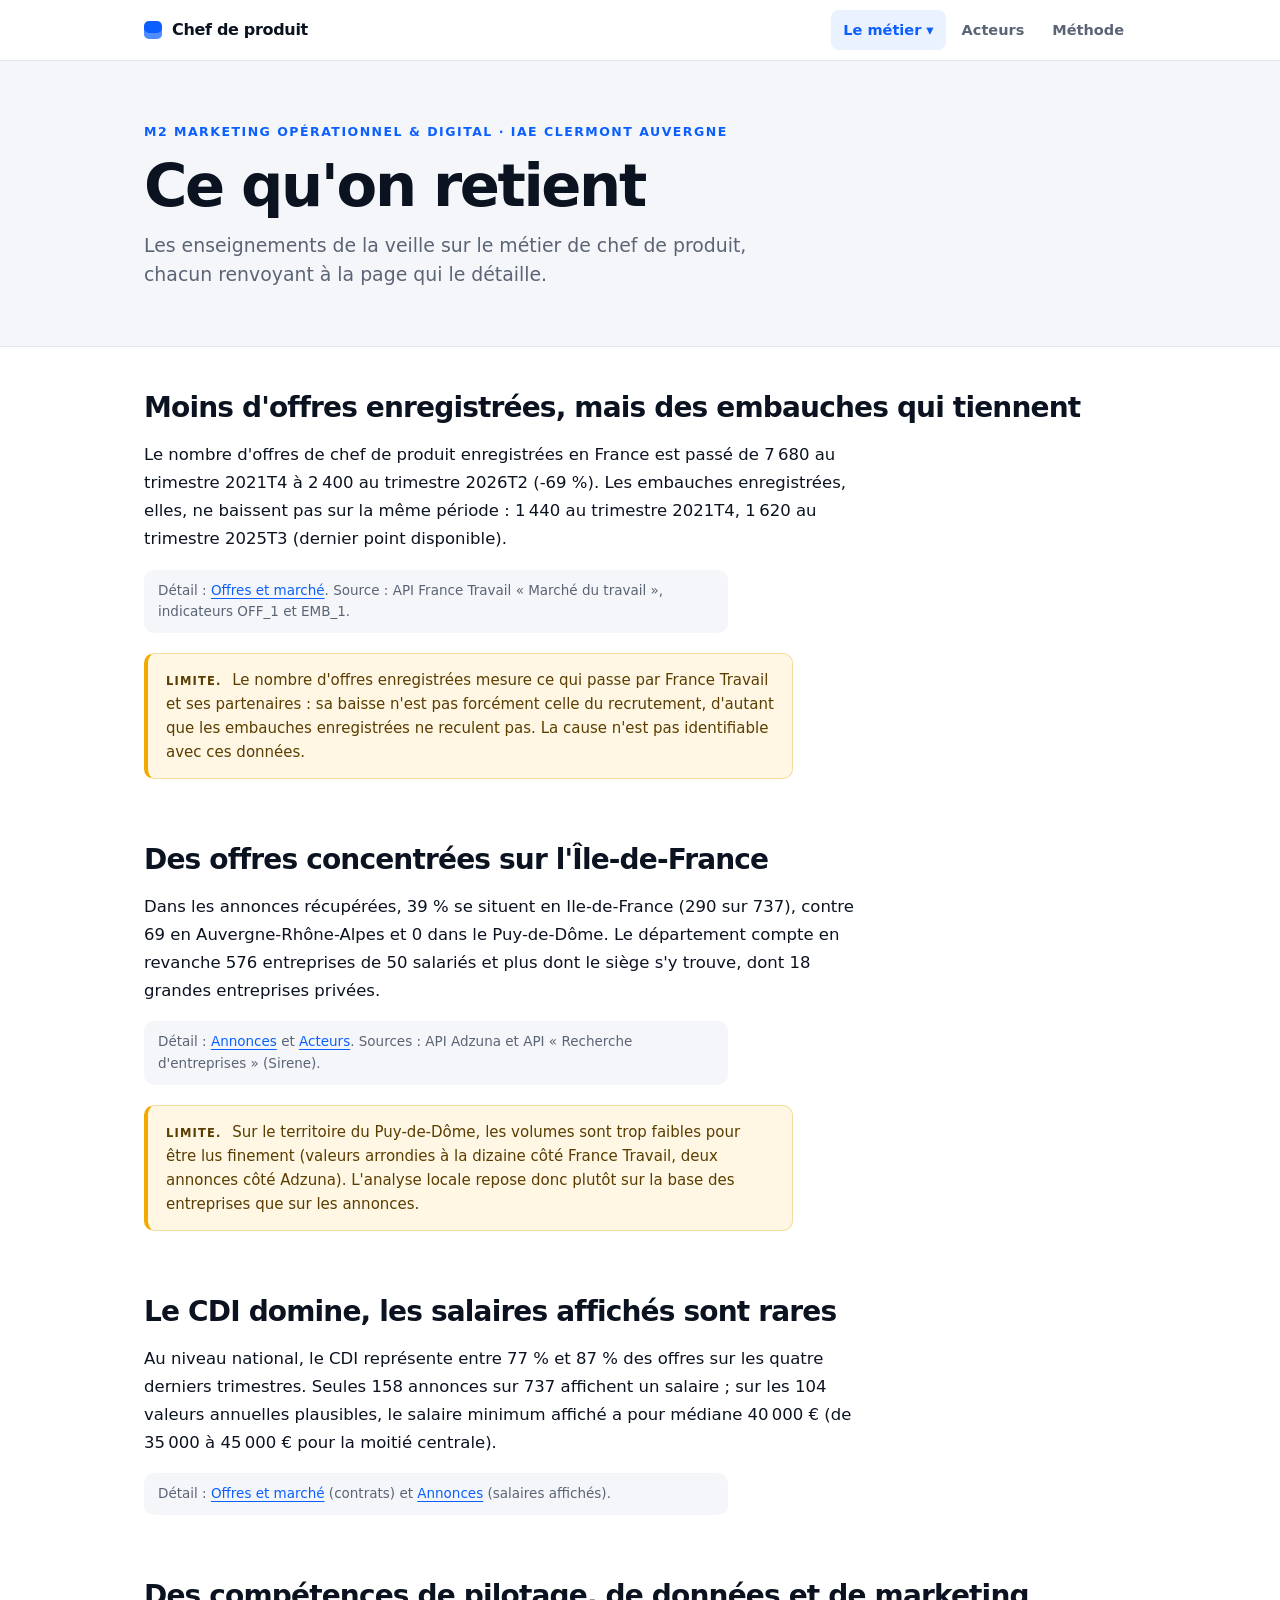
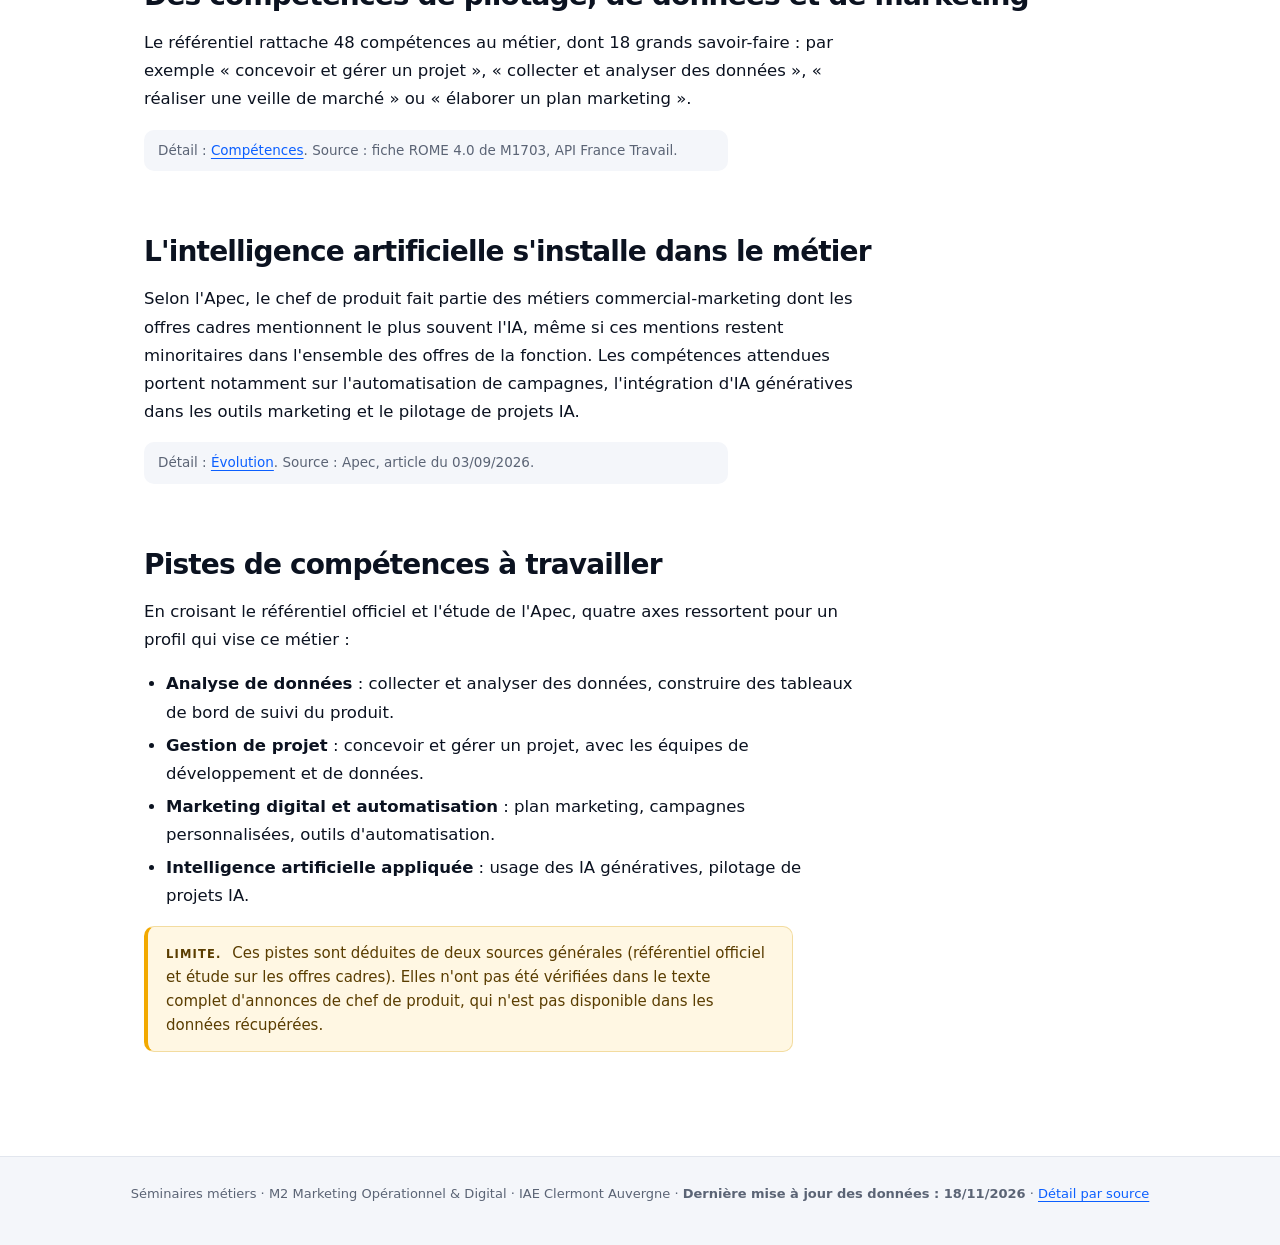
<file: synthese.html>
<!doctype html>
<html lang="fr">
<head>
<meta charset="utf-8">
<meta name="viewport" content="width=device-width, initial-scale=1">
<title>Ce qu'on retient · chef de produit</title>
<link rel="icon" href="data:image/svg+xml,%3Csvg xmlns='http://www.w3.org/2000/svg' viewBox='0 0 32 32'%3E%3Crect width='32' height='32' rx='7' fill='%230b5fff'/%3E%3C/svg%3E">
<link rel="stylesheet" href="style.css?v=202611182250">
</head>
<body>
<main>
  <h1>Ce qu'on retient</h1>
  <p class="chapeau">Les enseignements de la veille sur le métier de chef de produit, chacun renvoyant à la page qui le détaille.</p>

  <h2>Moins d'offres enregistrées, mais des embauches qui tiennent</h2>
  <p id="t-baisse"></p>
  <p class="source">Détail : <a href="offres.html">Offres et marché</a>. Source : API France Travail « Marché du travail », indicateurs OFF_1 et EMB_1.</p>
  <div class="limite"><strong>Limite.</strong> Le nombre d'offres enregistrées mesure ce qui passe par France Travail et ses partenaires : sa baisse n'est pas forcément celle du recrutement, d'autant que les embauches enregistrées ne reculent pas. La cause n'est pas identifiable avec ces données.</div>

  <h2>Des offres concentrées sur l'Île-de-France</h2>
  <p id="t-geo"></p>
  <p class="source">Détail : <a href="annonces.html">Annonces</a> et <a href="acteurs.html">Acteurs</a>. Sources : API Adzuna et API « Recherche d'entreprises » (Sirene).</p>
  <div class="limite"><strong>Limite.</strong> Sur le territoire du Puy-de-Dôme, les volumes sont trop faibles pour être lus finement (valeurs arrondies à la dizaine côté France Travail, deux annonces côté Adzuna). L'analyse locale repose donc plutôt sur la base des entreprises que sur les annonces.</div>

  <h2>Le CDI domine, les salaires affichés sont rares</h2>
  <p id="t-contrat"></p>
  <p class="source">Détail : <a href="offres.html">Offres et marché</a> (contrats) et <a href="annonces.html">Annonces</a> (salaires affichés).</p>

  <h2>Des compétences de pilotage, de données et de marketing</h2>
  <p id="t-comp"></p>
  <p class="source">Détail : <a href="competences.html">Compétences</a>. Source : fiche ROME 4.0 de M1703, API France Travail.</p>

  <h2>L'intelligence artificielle s'installe dans le métier</h2>
  <p>Selon l'Apec, le chef de produit fait partie des métiers commercial-marketing dont les offres cadres mentionnent le plus souvent l'IA, même si ces mentions restent minoritaires dans l'ensemble des offres de la fonction. Les compétences attendues portent notamment sur l'automatisation de campagnes, l'intégration d'IA génératives dans les outils marketing et le pilotage de projets IA.</p>
  <p class="source">Détail : <a href="evolution.html">Évolution</a>. Source : Apec, article du 03/09/2026.</p>

  <h2>Pistes de compétences à travailler</h2>
  <p>En croisant le référentiel officiel et l'étude de l'Apec, quatre axes ressortent pour un profil qui vise ce métier :</p>
  <ul class="liste">
    <li><strong>Analyse de données</strong> : collecter et analyser des données, construire des tableaux de bord de suivi du produit.</li>
    <li><strong>Gestion de projet</strong> : concevoir et gérer un projet, avec les équipes de développement et de données.</li>
    <li><strong>Marketing digital et automatisation</strong> : plan marketing, campagnes personnalisées, outils d'automatisation.</li>
    <li><strong>Intelligence artificielle appliquée</strong> : usage des IA génératives, pilotage de projets IA.</li>
  </ul>
  <div class="limite"><strong>Limite.</strong> Ces pistes sont déduites de deux sources générales (référentiel officiel et étude sur les offres cadres). Elles n'ont pas été vérifiées dans le texte complet d'annonces de chef de produit, qui n'est pas disponible dans les données récupérées.</div>
</main>
<script src="donnees.js?v=202611182250"></script>
<script src="commun.js?v=202611182250"></script>
<script>
(function () {
  var D = window.DONNEES, A = D.annonces, E = D.entreprises63;
  var sf = serie(D.offres, "France");
  var pic = sf.reduce(function (a, b) { return b.y > a.y ? b : a; }), der = sf[sf.length - 1];
  var se = serie(D.embauches, "France"), ed = se[se.length - 1];
  document.getElementById("t-baisse").textContent =
    "Le nombre d'offres de chef de produit enregistrées en France est passé de " + fmt(pic.y) + " au trimestre " + pic.x + " à " + fmt(der.y) + " au trimestre " + der.x +
    " (" + Math.round((der.y / pic.y - 1) * 100) + " %). Les embauches enregistrées, elles, ne baissent pas sur la même période : " +
    fmt((se.filter(function (p) { return p.x === pic.x; })[0] || { y: null }).y) + " au trimestre " + pic.x + ", " + fmt(ed.y) + " au trimestre " + ed.x + " (dernier point disponible).";

  var idf = A.regions[0];
  document.getElementById("t-geo").textContent =
    "Dans les annonces récupérées, " + Math.round(idf.nombre / A.retenues * 100) + " % se situent en " + idf.nom + " (" + fmt(idf.nombre) + " sur " + fmt(A.retenues) + "), contre " +
    fmt(A.auvergne_rhone_alpes) + " en Auvergne-Rhône-Alpes et " + fmt(A.puy_de_dome) + " dans le Puy-de-Dôme. Le département compte en revanche " + fmt(E.siege_63) +
    " entreprises de 50 salariés et plus dont le siège s'y trouve, dont " + fmt(E.nb_grandes) + " grandes entreprises privées.";

  var C = D.contrats_france, periodes = C.map(function (c) { return c.periode; }).filter(function (p, i, a) { return a.indexOf(p) === i; }).sort().slice(-4);
  var cdi = periodes.map(function (p) { return C.filter(function (c) { return c.periode === p && c.contrat === "CDI"; })[0]; }).filter(Boolean).map(function (c) { return c.pourcentage; });
  var s = A.salaires;
  document.getElementById("t-contrat").textContent =
    "Au niveau national, le CDI représente entre " + Math.min.apply(null, cdi) + " % et " + Math.max.apply(null, cdi) + " % des offres sur les quatre derniers trimestres. " +
    "Seules " + fmt(s.avec_salaire) + " annonces sur " + fmt(A.retenues) + " affichent un salaire ; sur les " + fmt(s.retenus) + " valeurs annuelles plausibles, le salaire minimum affiché a pour médiane " + fmt(s.mediane) + " € (de " + fmt(s.q1) + " à " + fmt(s.q3) + " € pour la moitié centrale).";

  var macros = D.competences.filter(function (c) { return c.type === "MACRO-SAVOIR-FAIRE"; });
  document.getElementById("t-comp").textContent =
    "Le référentiel rattache " + D.competences.length + " compétences au métier, dont " + macros.length + " grands savoir-faire : par exemple « " + macros[0].competence.toLowerCase() + " », « collecter et analyser des données », « réaliser une veille de marché » ou « élaborer un plan marketing ».";
})();
</script>
</body>
</html>
</file>
<file: style.css>
/* Style sobre et net : blanc, encre, un bleu vif, filets fins. Aucune police ni bibliothèque externe. Thème clair uniquement. */
:root {
  color-scheme: light;
  --fond: #ffffff; --bande: #f4f6fa; --carte: #ffffff; --texte: #0b1220; --discret: #5b6475; --trait: #e2e6ee;
  --encre: #0b1220; --accent: #0b5fff; --accent-doux: #eaf1ff;
  --limite: #5a3d00; --limite-fond: #fff7e3; --limite-trait: #f2a900;
  --serie1: #0b5fff; --serie2: #e5484d; --serie3: #0f9d7a;
  --police: "Inter", "Segoe UI Variable Display", "Segoe UI Variable", "Segoe UI", system-ui, -apple-system, Roboto, "Helvetica Neue", Arial, sans-serif;
  --ombre: 0 1px 2px rgba(11, 18, 32, .04), 0 8px 24px rgba(11, 18, 32, .06);
}
* { box-sizing: border-box; }
html { scroll-behavior: smooth; }
body { margin: 0; background: var(--fond); color: var(--texte); font: 16.5px/1.7 var(--police); -webkit-font-smoothing: antialiased; font-feature-settings: "tnum" 1, "cv11" 1; }
a { color: var(--accent); text-underline-offset: 3px; }
::selection { background: var(--accent); color: #fff; }

/* Navigation fixe, en verre dépoli */
header.site { position: sticky; top: 0; z-index: 30; background: rgba(255, 255, 255, .82); -webkit-backdrop-filter: saturate(180%) blur(14px); backdrop-filter: saturate(180%) blur(14px); border-bottom: 1px solid var(--trait); }
header.site .barre { max-width: 1040px; margin: 0 auto; padding: 0 24px; display: flex; align-items: center; justify-content: space-between; gap: 20px; min-height: 60px; }
header.site a { text-decoration: none; }
header.site .titre { color: var(--texte); font-weight: 750; font-size: 16px; letter-spacing: -.02em; display: flex; align-items: center; gap: 10px; white-space: nowrap; }
header.site .titre::before { content: ""; width: 18px; height: 18px; background: var(--accent); border-radius: 5px; box-shadow: inset 0 -6px 0 rgba(255, 255, 255, .28); }
header.site nav { display: flex; gap: 4px; align-items: center; }
header.site nav > a, header.site .menu-bouton { color: var(--discret); padding: 8px 12px; white-space: nowrap; border: 0; border-radius: 8px; font: inherit; font-size: 14.5px; font-weight: 550; background: none; cursor: pointer; transition: background .12s, color .12s; }
header.site nav > a:hover, header.site .menu-bouton:hover, header.site .menu.ouvert .menu-bouton { color: var(--texte); background: var(--bande); }
header.site nav > a[aria-current], header.site .menu-bouton[aria-current] { color: var(--accent); background: var(--accent-doux); }
header.site .menu { position: relative; display: flex; }
header.site .menu-liste { display: none; position: absolute; top: calc(100% + 6px); left: 0; z-index: 40; min-width: 230px; background: #fff; border: 1px solid var(--trait); border-radius: 12px; box-shadow: 0 16px 40px rgba(11, 18, 32, .14); padding: 6px; }
header.site .menu:hover .menu-liste, header.site .menu:focus-within .menu-liste, header.site .menu.ouvert .menu-liste { display: block; }
header.site .menu::after { content: ""; position: absolute; left: 0; right: 0; top: 100%; height: 8px; }
header.site .menu-liste a { display: block; color: var(--texte); padding: 9px 12px; border-radius: 8px; font-size: 14.5px; font-weight: 500; }
header.site .menu-liste a:hover { background: var(--bande); }
header.site .menu-liste a[aria-current] { color: var(--accent); background: var(--accent-doux); font-weight: 650; }
@media (max-width: 760px) { header.site .barre { flex-direction: column; align-items: flex-start; gap: 2px; padding: 10px 20px 6px; } header.site nav { margin-left: -12px; flex-wrap: wrap; } }

/* Bandeau d'en-tête de chaque page */
.hero { background: var(--bande); border-bottom: 1px solid var(--trait); }
.hero .contenu { max-width: 1040px; margin: 0 auto; padding: 60px 24px 56px; display: grid; grid-template-columns: minmax(0, 1fr); gap: 36px; align-items: end; }
.hero .surtitre { margin: 0 0 14px; font-size: 12.5px; font-weight: 650; letter-spacing: .12em; text-transform: uppercase; color: var(--accent); }
.hero h1 { margin: 0 0 14px; font-size: clamp(2.3rem, 5.4vw, 3.7rem); line-height: 1.03; font-weight: 780; letter-spacing: -.04em; max-width: 18ch; }
.hero p.chapeau { margin: 0; color: var(--discret); font-size: 1.18rem; line-height: 1.55; max-width: 52ch; }
@media (max-width: 820px) { .hero .contenu { padding: 40px 20px 38px; } }

/* Contenu */
main { max-width: 1040px; margin: 0 auto; padding: 44px 24px 88px; }
h2 { font-size: 1.75rem; line-height: 1.2; margin: 64px 0 10px; font-weight: 750; letter-spacing: -.03em; }
main > h2:first-child, .questions h2 { margin-top: 0; }
h3 { font-size: 1.1rem; margin: 32px 0 6px; font-weight: 680; letter-spacing: -.01em; }
p { max-width: 68ch; }
ul.liste, ol.liste { padding-left: 22px; max-width: 68ch; }
ul.liste li, ol.liste li { margin: 5px 0; }
code { font-family: "Cascadia Mono", "SF Mono", Consolas, monospace; font-size: .84em; background: var(--bande); border: 1px solid var(--trait); padding: 1px 6px; border-radius: 5px; }

/* Page d'accueil */
.accueil .texte { max-width: 66ch; margin-top: 0; }
.accueil .texte h2 { font-size: 1.2rem; margin: 38px 0 6px; letter-spacing: -.02em; }
.puces { display: flex; flex-wrap: wrap; gap: 8px; padding: 0; list-style: none; margin: 12px 0 0; }
.puces li { border: 1px solid var(--trait); font-size: 14px; border-radius: 999px; background: #fff; font-weight: 500; transition: border-color .12s, background .12s; }
.puces li a { display: block; padding: 4px 12px; color: var(--texte); text-decoration: none; }
.puces li:hover { border-color: var(--accent); background: var(--accent-doux); }
.puces li:hover a { color: var(--accent); }
.boutons { display: grid; grid-template-columns: repeat(auto-fill, minmax(290px, 1fr)); gap: 14px; margin: 40px 0 0; }
.bouton { position: relative; display: block; text-decoration: none; color: var(--texte); padding: 22px 56px 22px 22px; background: #fff; border: 1px solid var(--trait); border-radius: 14px; transition: border-color .15s, transform .15s, box-shadow .15s; }
.bouton::after { content: "→"; position: absolute; right: 18px; top: 20px; width: 30px; height: 30px; border-radius: 50%; background: var(--bande); color: var(--texte); display: grid; place-items: center; font-size: 1rem; transition: background .15s, color .15s; }
.bouton:hover { border-color: var(--accent); transform: translateY(-2px); box-shadow: var(--ombre); }
.bouton:hover::after { background: var(--accent); color: #fff; }
.bouton strong { display: block; font-size: 1.08rem; font-weight: 700; letter-spacing: -.015em; margin-bottom: 4px; }
.bouton span { font-size: 14.5px; color: var(--discret); line-height: 1.5; display: block; }

/* Questions posées au marché */
.questions { margin-top: 64px; }
.questions ol { list-style: none; padding: 0; margin: 16px 0 0; counter-reset: q; display: grid; gap: 10px; }
.questions li { counter-increment: q; display: grid; grid-template-columns: 40px 1fr auto; gap: 4px 16px; align-items: start; padding: 18px 20px; background: #fff; border: 1px solid var(--trait); border-radius: 14px; }
.questions li::before { content: counter(q); width: 32px; height: 32px; border-radius: 9px; background: var(--accent-doux); color: var(--accent); font-weight: 750; display: grid; place-items: center; font-size: 15px; }
.q-texte strong { display: block; font-size: 1rem; line-height: 1.4; font-weight: 650; }
.q-texte span { display: block; margin-top: 4px; font-size: 14.5px; color: var(--discret); line-height: 1.55; }
.q-etat { display: flex; flex-direction: column; align-items: flex-end; gap: 4px; font-size: 14px; white-space: nowrap; }
@media (max-width: 640px) { .questions li { grid-template-columns: 36px 1fr; padding: 16px; } .q-etat { grid-column: 2; flex-direction: row; flex-wrap: wrap; align-items: center; gap: 6px 14px; } }

/* Chiffres clés */
.cartes { display: grid; grid-template-columns: repeat(auto-fit, minmax(200px, 1fr)); gap: 14px; margin: 28px 0; }
.carte { padding: 18px 20px 16px; background: #fff; border: 1px solid var(--trait); border-radius: 14px; }
.carte .valeur { font-size: 2.2rem; line-height: 1.05; font-weight: 780; letter-spacing: -.035em; }
.carte .legende { margin-top: 6px; font-size: 14px; line-height: 1.45; color: var(--discret); }

/* Sources et limites */
.source { font-size: 13.5px; line-height: 1.6; color: var(--discret); background: var(--bande); border-radius: 10px; padding: 10px 14px; margin: 12px 0 20px; max-width: 68ch; }
.limite { font-size: 15px; line-height: 1.6; padding: 14px 18px; margin: 16px 0; border: 1px solid #f3dca0; border-left: 4px solid var(--limite-trait); border-radius: 10px; background: var(--limite-fond); color: var(--limite); max-width: 68ch; }
.limite strong:first-child { font-size: 11.5px; letter-spacing: .1em; text-transform: uppercase; margin-right: 6px; }

/* Graphiques */
figure { margin: 20px 0; padding: 16px 16px 10px; background: #fff; border: 1px solid var(--trait); border-radius: 14px; }
figure svg { width: 100%; height: auto; display: block; }
figcaption { font-size: 13.5px; color: var(--discret); margin: 8px 2px 2px; }
.duo { display: grid; grid-template-columns: 1fr 1fr; gap: 16px; }
.duo figure { margin: 0; }
@media (max-width: 720px) { .duo { grid-template-columns: 1fr; } }

/* Carte de France */
.carte-zone { display: grid; grid-template-columns: minmax(0, 1.15fr) minmax(0, .85fr); gap: 16px; align-items: start; margin: 14px 0; }
.carte-zone figure { margin: 0; }
.carte-france svg { max-height: 520px; }
.carte-niveaux { display: inline-flex; padding: 3px; background: var(--bande); border-radius: 10px; margin: 0 0 10px; }
.carte-niveaux button { font: inherit; font-size: 13.5px; font-weight: 600; padding: 6px 16px; border: 0; border-radius: 8px; background: transparent; color: var(--discret); cursor: pointer; }
.carte-niveaux button.actif { background: #fff; color: var(--texte); box-shadow: 0 1px 3px rgba(11, 18, 32, .14); }
path.region { stroke: #fff; stroke-width: 1; cursor: pointer; outline: none; }
path.region:hover, path.region:focus-visible { stroke: var(--encre); stroke-width: 2; }
path.region.choisie { stroke: var(--encre); stroke-width: 3; }
.carte-detail { background: #fff; border: 1px solid var(--trait); border-radius: 14px; padding: 18px 20px; }
.carte-detail h4 { margin: 0 0 2px; font-size: 1.1rem; font-weight: 700; letter-spacing: -.02em; }
.carte-detail .gros { margin: 0; font-size: 2.4rem; font-weight: 780; letter-spacing: -.035em; color: var(--accent); line-height: 1.15; }
.carte-detail .discret { margin: 6px 0 4px; font-size: 14px; color: var(--discret); }
.carte-detail ul { margin: 4px 0 0; padding-left: 18px; font-size: 14.5px; }
.carte-detail li { margin: 2px 0; }
@media (max-width: 720px) { .carte-zone { grid-template-columns: 1fr; } }

/* Liste des annonces */
.recherche { display: flex; gap: 10px; flex-wrap: wrap; margin: 14px 0 6px; }
.recherche input[type="search"] { flex: 1 1 260px; font: inherit; font-size: 15px; padding: 11px 14px; border: 1px solid var(--trait); border-radius: 10px; background: #fff; color: var(--texte); }
.recherche input[type="search"]:focus { outline: 3px solid var(--accent-doux); border-color: var(--accent); }
.recherche select { font: inherit; font-size: 14.5px; padding: 10px 12px; border: 1px solid var(--trait); border-radius: 10px; background: #fff; color: var(--texte); max-width: 100%; }
.recherche select:focus { outline: 3px solid var(--accent-doux); border-color: var(--accent); }
.recherche button, .bouton-plus { font: inherit; font-size: 14px; font-weight: 600; padding: 10px 16px; border: 1px solid var(--trait); border-radius: 10px; background: #fff; color: var(--texte); cursor: pointer; transition: border-color .12s; }
.recherche button:hover, .bouton-plus:hover { border-color: var(--encre); }
.filtre-alt { display: flex; align-items: center; gap: 8px; font-size: 14px; font-weight: 600; padding: 10px 14px; border: 1px solid var(--trait); border-radius: 10px; background: #fff; cursor: pointer; }
.filtre-alt input { flex: none; width: 16px; height: 16px; accent-color: var(--accent); }
.bouton-plus { display: block; margin: 16px auto 4px; }
.discret-liste { font-size: 14px; color: var(--discret); margin: 6px 0 10px; }
ul.annonces { list-style: none; padding: 0; margin: 0; display: grid; gap: 8px; }
.annonce { padding: 16px 20px; background: #fff; border: 1px solid var(--trait); border-radius: 12px; transition: border-color .12s; }
.annonce:hover { border-color: #c5cddb; }
.a-tete { display: flex; justify-content: space-between; gap: 12px; align-items: baseline; }
.a-tete strong { font-size: 1.02rem; line-height: 1.35; font-weight: 680; letter-spacing: -.01em; }
.a-date { font-size: 13px; color: var(--discret); white-space: nowrap; }
.a-meta { font-size: 14.5px; color: var(--discret); margin: 3px 0 12px; line-height: 1.5; }
.a-lien { display: inline-block; font-size: 13.5px; font-weight: 650; text-decoration: none; padding: 7px 14px; border-radius: 8px; background: var(--encre); color: #fff; transition: background .12s; }
.a-lien:hover { background: var(--accent); }

/* Barres horizontales */
.barre-ligne { display: grid; grid-template-columns: minmax(110px, 190px) 1fr 52px; align-items: center; gap: 12px; padding: 5px 0; font-size: 14.5px; }
.barre-nom { overflow: hidden; text-overflow: ellipsis; white-space: nowrap; }
.barre-piste { background: var(--bande); height: 10px; border-radius: 99px; overflow: hidden; }
.barre-rempli { display: block; height: 100%; border-radius: 99px; }
.barre-valeur { text-align: right; font-weight: 700; }
@media (max-width: 560px) { .barre-ligne { grid-template-columns: minmax(80px, 120px) 1fr 44px; font-size: 13.5px; } }

/* Tableaux */
table { border-collapse: separate; border-spacing: 0; width: 100%; font-size: 15px; margin: 16px 0; background: #fff; border: 1px solid var(--trait); border-radius: 14px; overflow: hidden; }
th, td { text-align: left; padding: 12px 16px; vertical-align: top; }
th { background: #f8f9fc; color: var(--discret); font-size: 12px; letter-spacing: .08em; text-transform: uppercase; font-weight: 650; }
tr + tr td { border-top: 1px solid var(--trait); }
@media (max-width: 640px) { table { display: block; overflow-x: auto; } }

/* Blocs repliables */
details { background: #fff; border: 1px solid var(--trait); border-radius: 12px; padding: 0 18px; margin: 10px 0; max-width: 68ch; }
details[open] { padding-bottom: 6px; }
summary { cursor: pointer; font-weight: 650; padding: 14px 0; list-style: none; display: flex; justify-content: space-between; gap: 12px; }
summary::-webkit-details-marker { display: none; }
summary::after { content: "+"; font-size: 1.3rem; line-height: 1; color: var(--accent); }
details[open] summary::after { content: "–"; }
details p, details ul { font-size: 15px; }

/* Pied de page */
footer { background: var(--bande); border-top: 1px solid var(--trait); padding: 26px 24px 40px; font-size: 13px; color: var(--discret); text-align: center; }
@media (max-width: 560px) { body { font-size: 16px; } main { padding-top: 32px; } h2 { margin-top: 48px; } }
</file>
